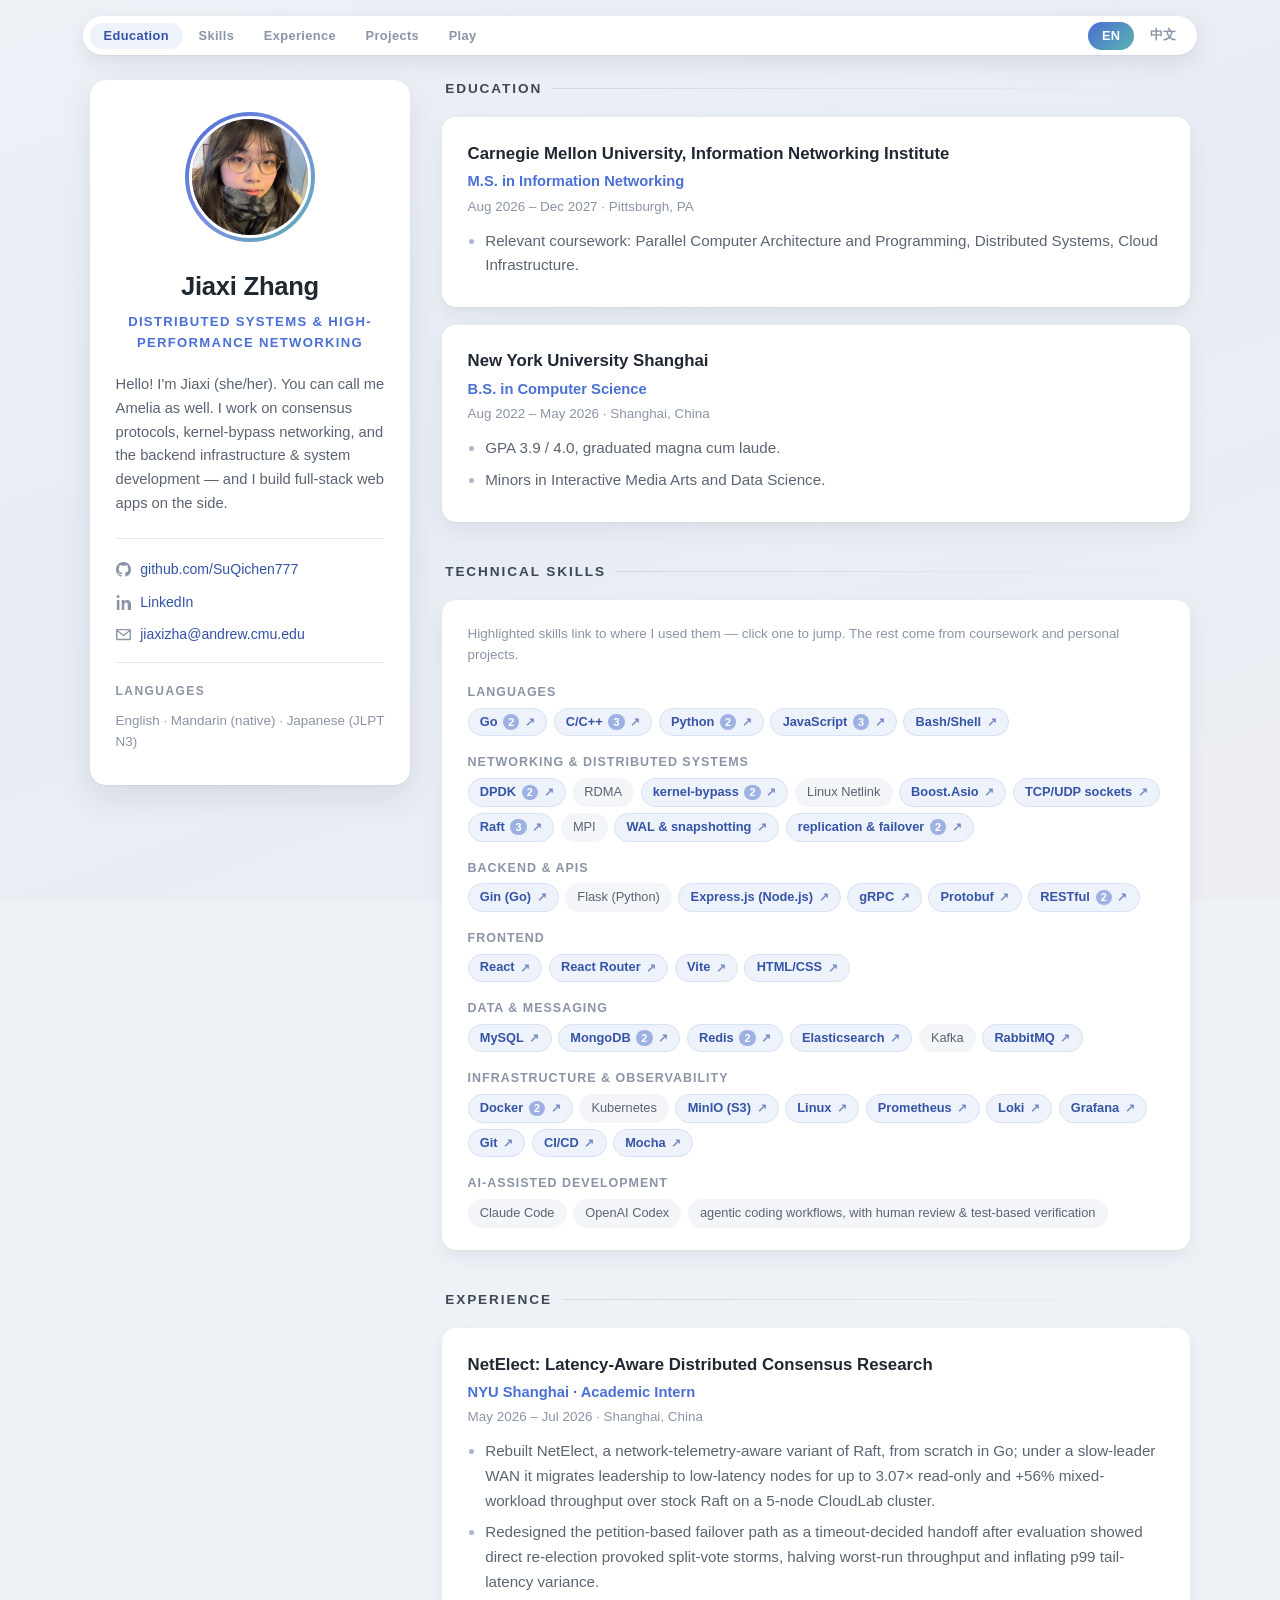
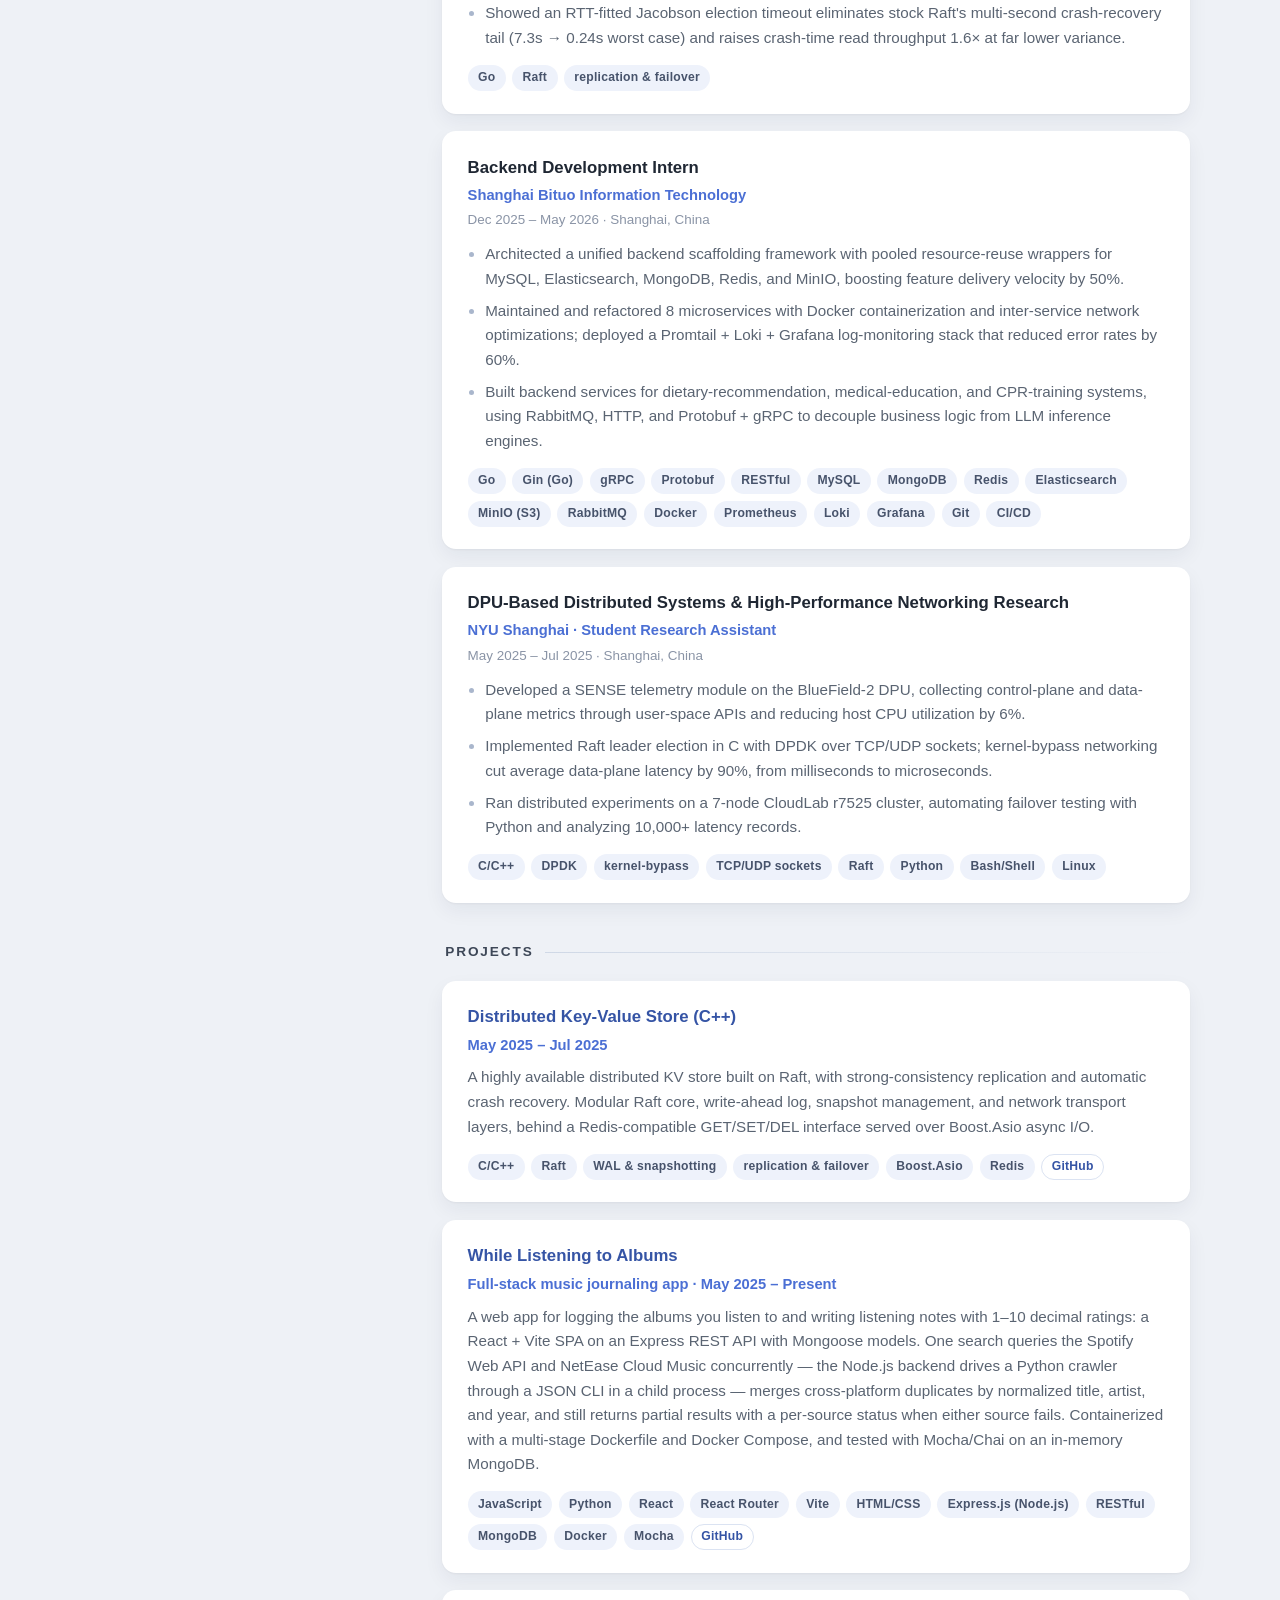
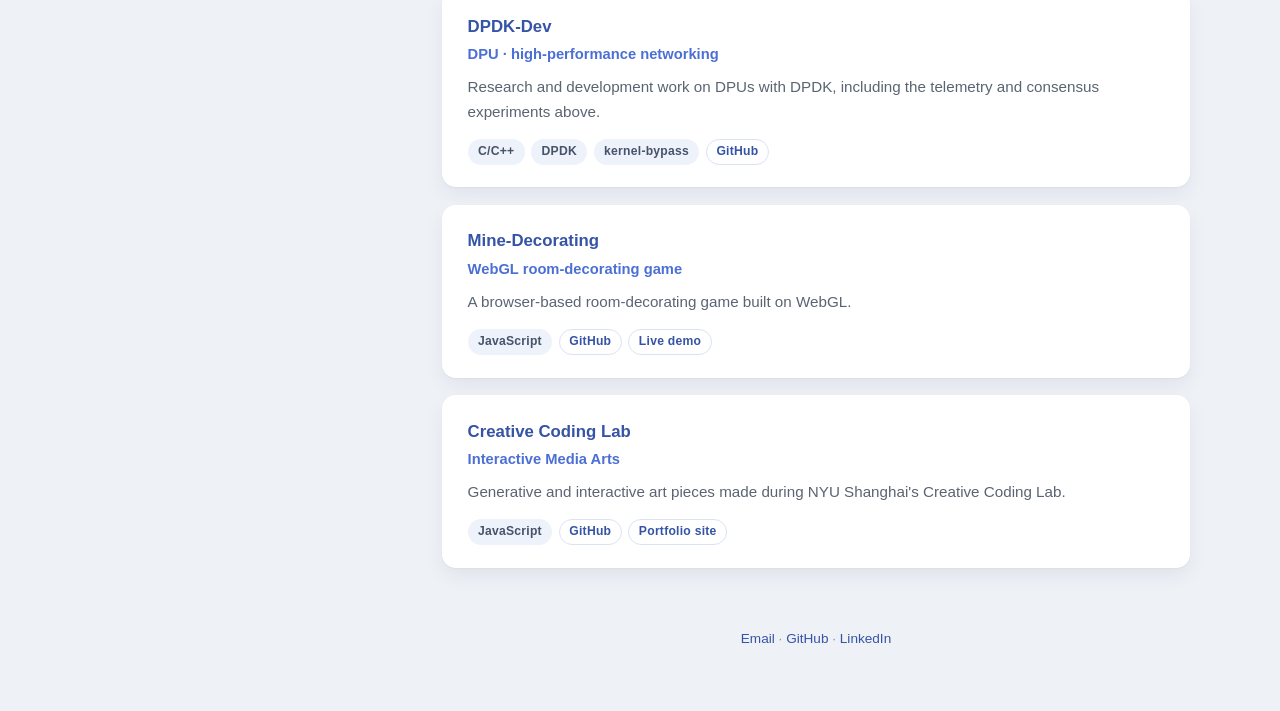
<file: index.html>
<!DOCTYPE html>
<html lang="en" data-lang="en">
<head>
  <meta charset="UTF-8" />
  <meta name="viewport" content="width=device-width, initial-scale=1.0" />
  <title>Jiaxi Zhang | Home Page</title>
  <meta name="description" content="Jiaxi Zhang (Amelia) — MS student at Carnegie Mellon INI, working on distributed systems, high-performance networking, and backend infrastructure." />
  <link rel="stylesheet" href="style.css?v=20261105" />
  <script>
    // Pick the language before first paint so there is no flash of the wrong one.
    // English is the default; a visitor's own choice is remembered from then on.
    (function () {
      var l = null;
      try { l = localStorage.getItem('lang'); } catch (e) {}
      if (l !== 'en' && l !== 'zh') { l = 'en'; }
      document.documentElement.setAttribute('data-lang', l);
      document.documentElement.setAttribute('lang', l === 'zh' ? 'zh-Hans' : 'en');
    })();
  </script>
</head>
<body>

<div class="topbar">
  <nav class="section-nav" aria-label="Sections">
    <button type="button" data-goto="education"><span lang="en">Education</span><span lang="zh">教育经历</span></button>
    <button type="button" data-goto="skills"><span lang="en">Skills</span><span lang="zh">技术栈</span></button>
    <button type="button" data-goto="experience"><span lang="en">Experience</span><span lang="zh">工作与研究</span></button>
    <button type="button" data-goto="projects"><span lang="en">Projects</span><span lang="zh">项目</span></button>
    <a class="play-link" href="play/"><span lang="en">Play</span><span lang="zh">试玩</span></a>
  </nav>
  <div class="lang-switch">
    <button type="button" data-set-lang="en" class="active">EN</button>
    <button type="button" data-set-lang="zh">中文</button>
  </div>
</div>


<div class="page">

  <aside class="profile">
    <div class="avatar-wrap">
      <img src="Jiaxi.jpg" alt="Portrait of Jiaxi Zhang">
    </div>
    <h1><span lang="en">Jiaxi Zhang</span><span lang="zh">张嘉曦</span></h1>
    <p class="tagline">
      <span lang="en">Distributed Systems &amp; High-Performance Networking</span>
      <span lang="zh">分布式系统与高性能网络</span>
    </p>

    <p class="bio">
      <span lang="en">Hello! I'm Jiaxi (she/her). You can call me Amelia as well. I work on consensus protocols, kernel-bypass
      networking, and the backend infrastructure &amp; system development &mdash; and I build full-stack web apps on the side.</span>
      <span lang="zh">哈喽！我是张嘉曦，你也可以叫我 Amelia。我目前在卡内基梅隆大学攻读信息网络理学硕士，本科毕业于上海纽约大学计算机科学专业。我的研究与工作集中在共识协议、
      内核旁路网络，以及后端基础设施与系统开发；业余时间也会做一些全栈 Web 应用。</span>
    </p>

    <ul class="contact">
      <li>
        <svg viewBox="0 0 16 16" aria-hidden="true"><path d="M8 0C3.58 0 0 3.58 0 8c0 3.54 2.29 6.53 5.47 7.59.4.07.55-.17.55-.38 0-.19-.01-.82-.01-1.49-2.01.37-2.53-.49-2.69-.94-.09-.23-.48-.94-.82-1.13-.28-.15-.68-.52-.01-.53.63-.01 1.08.58 1.23.82.72 1.21 1.87.87 2.33.66.07-.52.28-.87.51-1.07-1.78-.2-3.64-.89-3.64-3.95 0-.87.31-1.59.82-2.15-.08-.2-.36-1.02.08-2.12 0 0 .67-.21 2.2.82a7.4 7.4 0 0 1 2-.27c.68 0 1.36.09 2 .27 1.53-1.04 2.2-.82 2.2-.82.44 1.1.16 1.92.08 2.12.51.56.82 1.27.82 2.15 0 3.07-1.87 3.75-3.65 3.95.29.25.54.73.54 1.48 0 1.07-.01 1.93-.01 2.2 0 .21.15.46.55.38A8.01 8.01 0 0 0 16 8c0-4.42-3.58-8-8-8Z"/></svg>
        <a href="https://github.com/SuQichen777">github.com/SuQichen777</a>
      </li>
      <li>
        <svg viewBox="0 0 16 16" aria-hidden="true"><path d="M3.6 5.2H.9V16h2.7V5.2ZM2.2 0a1.6 1.6 0 1 0 0 3.2 1.6 1.6 0 0 0 0-3.2ZM16 9.9c0-3.2-1.7-4.7-4-4.7-1.9 0-2.7 1-3.2 1.8V5.2H6.1c0 .8 0 10.8 0 10.8h2.7v-6c0-.3 0-.6.1-.8.3-.6.8-1.3 1.8-1.3 1.3 0 1.8 1 1.8 2.4V16H16V9.9Z"/></svg>
        <a href="https://www.linkedin.com/in/jiaxi-zhang-421524296/">LinkedIn</a>
      </li>
      <li>
        <svg viewBox="0 0 16 16" aria-hidden="true"><path d="M1.5 2h13c.8 0 1.5.7 1.5 1.5v9c0 .8-.7 1.5-1.5 1.5h-13C.7 14 0 13.3 0 12.5v-9C0 2.7.7 2 1.5 2Zm.3 1.5L8 8.1l6.2-4.6H1.8Zm12.7 1.2L8.4 9.6a.7.7 0 0 1-.8 0L1.5 4.7v7.8h13V4.7Z"/></svg>
        <a href="mailto:jiaxizha@andrew.cmu.edu">jiaxizha@andrew.cmu.edu</a>
      </li>
    </ul>

    <div class="side-block">
      <h2><span lang="en">Languages</span><span lang="zh">语言</span></h2>
      <p class="meta">
        <span lang="en">English &middot; Mandarin (native) &middot; Japanese (JLPT N3)</span>
        <span lang="zh">英语 &middot; 中文（母语） &middot; 日语（JLPT N3）</span>
      </p>
    </div>
  </aside>

  <main class="content">

    <!-- ---------- Education ---------- -->
    <section id="education">
      <h2><span lang="en">Education</span><span lang="zh">教育经历</span></h2>

      <article class="card" id="edu-cmu">
        <h3>
          <span lang="en">Carnegie Mellon University, Information Networking Institute</span>
          <span lang="zh">卡内基梅隆大学 - 信息网络研究所（INI）</span>
        </h3>
        <p class="where">
          <span lang="en">M.S. in Information Networking</span>
          <span lang="zh">信息网络理学硕士</span>
        </p>
        <p class="meta">
          <span lang="en">Aug 2026 &ndash; Dec 2027 &middot; Pittsburgh, PA</span>
          <span lang="zh">2026 年 8 月 &ndash; 2027 年 12 月 &middot; 美国匹兹堡</span>
        </p>
        <ul>
          <li>
            <span lang="en">Relevant coursework: Parallel Computer Architecture and Programming, Distributed Systems, Cloud Infrastructure.</span>
            <span lang="zh">相关课程：并行计算机体系结构与编程、分布式系统、云基础设施。</span>
          </li>
        </ul>
      </article>

      <article class="card" id="edu-nyush">
        <h3>
          <span lang="en">New York University Shanghai</span>
          <span lang="zh">上海纽约大学</span>
        </h3>
        <p class="where">
          <span lang="en">B.S. in Computer Science</span>
          <span lang="zh">计算机科学理学学士</span>
        </p>
        <p class="meta">
          <span lang="en">Aug 2022 &ndash; May 2026 &middot; Shanghai, China</span>
          <span lang="zh">2022 年 8 月 &ndash; 2026 年 5 月 &middot; 中国上海</span>
        </p>
        <ul>
          <li>
            <span lang="en">GPA 3.9 / 4.0, graduated magna cum laude.</span>
            <span lang="zh">GPA 3.9 / 4.0，以 Magna Cum Laude荣誉毕业。</span>
          </li>
          <li>
            <span lang="en">Minors in Interactive Media Arts and Data Science.</span>
            <span lang="zh">辅修交互媒体艺术（IMA）与数据科学。</span>
          </li>
        </ul>
      </article>
    </section>

    <!-- ---------- Technical Skills ---------- -->
    <section id="skills">
      <h2><span lang="en">Technical Skills</span><span lang="zh">技术栈</span></h2>
      <div class="card skills">
        <p class="skills-hint">
          <span lang="en">Highlighted skills link to where I used them — click one to jump. The rest come from coursework and personal projects.</span>
          <span lang="zh">高亮的技能可点击，直接跳转到相关的经历或项目；其余来自课程与个人项目。</span>
        </p>
        <dl>
          <dt><span lang="en">Languages</span><span lang="zh">编程语言</span></dt>
          <dd class="skill-row">
            <span class="skill" data-skill="go">Go</span>
            <span class="skill" data-skill="c-cpp">C/C++</span>
            <span class="skill" data-skill="python">Python</span>
            <span class="skill" data-skill="javascript">JavaScript</span>
            <span class="skill" data-skill="bash">Bash/Shell</span>
          </dd>

          <dt><span lang="en">Networking &amp; Distributed Systems</span><span lang="zh">网络与分布式系统</span></dt>
          <dd class="skill-row">
            <span class="skill" data-skill="dpdk">DPDK</span>
            <span class="skill" data-skill="rdma">RDMA</span>
            <span class="skill" data-skill="kernel-bypass">kernel-bypass</span>
            <span class="skill" data-skill="netlink">Linux Netlink</span>
            <span class="skill" data-skill="boost-asio">Boost.Asio</span>
            <span class="skill" data-skill="sockets">TCP/UDP sockets</span>
            <span class="skill" data-skill="raft">Raft</span>
            <span class="skill" data-skill="mpi">MPI</span>
            <span class="skill" data-skill="wal">WAL &amp; snapshotting</span>
            <span class="skill" data-skill="replication">replication &amp; failover</span>
          </dd>

          <dt><span lang="en">Backend &amp; APIs</span><span lang="zh">后端与 API</span></dt>
          <dd class="skill-row">
            <span class="skill" data-skill="gin">Gin (Go)</span>
            <span class="skill" data-skill="flask">Flask (Python)</span>
            <span class="skill" data-skill="express">Express.js (Node.js)</span>
            <span class="skill" data-skill="grpc">gRPC</span>
            <span class="skill" data-skill="protobuf">Protobuf</span>
            <span class="skill" data-skill="rest">RESTful</span>
          </dd>

          <dt><span lang="en">Frontend</span><span lang="zh">前端</span></dt>
          <dd class="skill-row">
            <span class="skill" data-skill="react">React</span>
            <span class="skill" data-skill="react-router">React Router</span>
            <span class="skill" data-skill="vite">Vite</span>
            <span class="skill" data-skill="html-css">HTML/CSS</span>
          </dd>

          <dt><span lang="en">Data &amp; Messaging</span><span lang="zh">数据与消息中间件</span></dt>
          <dd class="skill-row">
            <span class="skill" data-skill="mysql">MySQL</span>
            <span class="skill" data-skill="mongodb">MongoDB</span>
            <span class="skill" data-skill="redis">Redis</span>
            <span class="skill" data-skill="elasticsearch">Elasticsearch</span>
            <span class="skill" data-skill="kafka">Kafka</span>
            <span class="skill" data-skill="rabbitmq">RabbitMQ</span>
          </dd>

          <dt><span lang="en">Infrastructure &amp; Observability</span><span lang="zh">基础设施与可观测性</span></dt>
          <dd class="skill-row">
            <span class="skill" data-skill="docker">Docker</span>
            <span class="skill" data-skill="k8s">Kubernetes</span>
            <span class="skill" data-skill="minio">MinIO (S3)</span>
            <span class="skill" data-skill="linux">Linux</span>
            <span class="skill" data-skill="prometheus">Prometheus</span>
            <span class="skill" data-skill="loki">Loki</span>
            <span class="skill" data-skill="grafana">Grafana</span>
            <span class="skill" data-skill="git">Git</span>
            <span class="skill" data-skill="cicd">CI/CD</span>
            <span class="skill" data-skill="mocha">Mocha</span>
          </dd>

          <dt><span lang="en">AI-Assisted Development</span><span lang="zh">AI 辅助开发</span></dt>
          <dd class="skill-row">
            <span class="skill" data-skill="claude-code">Claude Code</span>
            <span class="skill" data-skill="codex">OpenAI Codex</span>
            <span class="skill" data-skill="agentic-workflows"><span lang="en">agentic coding workflows, with human review &amp; test-based verification</span><span lang="zh">Agent 编程工作流（人工审查 + 测试验证）</span></span>
          </dd>
        </dl>
      </div>
    </section>

    <!-- ---------- Experience ---------- -->
    <section id="experience">
      <h2><span lang="en">Experience</span><span lang="zh">工作与研究经历</span></h2>

      <article class="card" id="exp-netelect">
        <h3>
          <span lang="en">NetElect: Latency-Aware Distributed Consensus Research</span>
          <span lang="zh">NetElect：延迟感知的分布式共识研究</span>
        </h3>
        <p class="where">
          <span lang="en">NYU Shanghai &middot; Academic Intern</span>
          <span lang="zh">上海纽约大学 &middot; 学术实习</span>
        </p>
        <p class="meta">
          <span lang="en">May 2026 &ndash; Jul 2026 &middot; Shanghai, China</span>
          <span lang="zh">2026 年 5 月 &ndash; 2026 年 7 月 &middot; 中国上海</span>
        </p>
        <ul>
          <li>
            <span lang="en">Rebuilt NetElect, a network-telemetry-aware variant of Raft, from scratch in Go; under a slow-leader WAN it migrates leadership to low-latency nodes for up to 3.07&times; read-only and +56% mixed-workload throughput over stock Raft on a 5-node CloudLab cluster.</span>
            <span lang="zh">使用 Go 重构 NetElect，一种融合网络遥测的 Raft 共识协议变体；在主节点链路较慢的广域网场景下，它会将领导权迁移至低延迟节点，在 5 节点 CloudLab 集群上相比原生 Raft 取得最高 3.07 倍的只读吞吐与 +56% 的混合负载吞吐。</span>
          </li>
          <li>
            <span lang="en">Redesigned the petition-based failover path as a timeout-decided handoff after evaluation showed direct re-election provoked split-vote storms, halving worst-run throughput and inflating p99 tail-latency variance.</span>
            <span lang="zh">将基于 petition 的故障切换路径重新设计为由超时决定的领导权交接：评估表明直接重新选举会引发选票分裂风暴，使最差一轮的吞吐腰斩，并显著放大 p99 尾延迟波动。</span>
          </li>
          <li>
            <span lang="en">Showed an RTT-fitted Jacobson election timeout eliminates stock Raft's multi-second crash-recovery tail (7.3s &rarr; 0.24s worst case) and raises crash-time read throughput 1.6&times; at far lower variance.</span>
            <span lang="zh">验证了以 RTT 拟合的 Jacobson 选举超时可消除原生 Raft 长达数秒的崩溃恢复尾延迟（最差 7.3 秒 &rarr; 0.24 秒），并将崩溃期间的读吞吐提升 1.6 倍，同时大幅降低波动。</span>
          </li>
        </ul>
        <p class="tags">
          <span class="tag" data-skill="go">Go</span>
          <span class="tag" data-skill="raft">Raft</span>
          <span class="tag" data-skill="replication">replication &amp; failover</span>
        </p>
      </article>

      <article class="card" id="exp-bituo">
        <h3>
          <span lang="en">Backend Development Intern</span>
          <span lang="zh">后端开发实习生</span>
        </h3>
        <p class="where">
          <span lang="en">Shanghai Bituo Information Technology</span>
          <span lang="zh">上海璧拓信息技术有限公司</span>
        </p>
        <p class="meta">
          <span lang="en">Dec 2025 &ndash; May 2026 &middot; Shanghai, China</span>
          <span lang="zh">2025 年 12 月 &ndash; 2026 年 5 月 &middot; 中国上海</span>
        </p>
        <ul>
          <li>
            <span lang="en">Architected a unified backend scaffolding framework with pooled resource-reuse wrappers for MySQL, Elasticsearch, MongoDB, Redis, and MinIO, boosting feature delivery velocity by 50%.</span>
            <span lang="zh">设计并实现统一的后端脚手架框架，为 MySQL、Elasticsearch、MongoDB、Redis 与 MinIO 提供池化的资源复用封装，减少重复开发，将功能交付效率提升 50%。</span>
          </li>
          <li>
            <span lang="en">Maintained and refactored 8 microservices with Docker containerization and inter-service network optimizations; deployed a Promtail + Loki + Grafana log-monitoring stack that reduced error rates by 60%.</span>
            <span lang="zh">维护并重构 8 个微服务，完成 Docker 容器化部署与服务间网络通信优化；搭建 Promtail + Loki + Grafana 日志监控体系，使错误率下降 60%。</span>
          </li>
          <li>
            <span lang="en">Built backend services for dietary-recommendation, medical-education, and CPR-training systems, using RabbitMQ, HTTP, and Protobuf + gRPC to decouple business logic from LLM inference engines.</span>
            <span lang="zh">搭建膳食推荐系统、医疗教学考试、CPR教学系统等后端服务，联动LLM算法，根据业务场景实现基于RabbitMQ/HTTP/Protobuf + gRPC的服务间通信方案接口选型与落地，实现业务逻辑与AI解耦。</span>
          </li>
        </ul>
        <p class="tags">
          <span class="tag" data-skill="go">Go</span>
          <span class="tag" data-skill="gin">Gin (Go)</span>
          <span class="tag" data-skill="grpc">gRPC</span>
          <span class="tag" data-skill="protobuf">Protobuf</span>
          <span class="tag" data-skill="rest">RESTful</span>
          <span class="tag" data-skill="mysql">MySQL</span>
          <span class="tag" data-skill="mongodb">MongoDB</span>
          <span class="tag" data-skill="redis">Redis</span>
          <span class="tag" data-skill="elasticsearch">Elasticsearch</span>
          <span class="tag" data-skill="minio">MinIO (S3)</span>
          <span class="tag" data-skill="rabbitmq">RabbitMQ</span>
          <span class="tag" data-skill="docker">Docker</span>
          <span class="tag" data-skill="prometheus">Prometheus</span>
          <span class="tag" data-skill="loki">Loki</span>
          <span class="tag" data-skill="grafana">Grafana</span>
          <span class="tag" data-skill="git">Git</span>
          <span class="tag" data-skill="cicd">CI/CD</span>
        </p>
      </article>

      <article class="card" id="exp-dpu">
        <h3>
          <span lang="en">DPU-Based Distributed Systems &amp; High-Performance Networking Research</span>
          <span lang="zh">基于 DPU 的分布式系统与高性能网络研究</span>
        </h3>
        <p class="where">
          <span lang="en">NYU Shanghai &middot; Student Research Assistant</span>
          <span lang="zh">上海纽约大学 &middot; 科研助理</span>
        </p>
        <p class="meta">
          <span lang="en">May 2025 &ndash; Jul 2025 &middot; Shanghai, China</span>
          <span lang="zh">2025 年 5 月 &ndash; 2025 年 7 月 &middot; 中国上海</span>
        </p>
        <ul>
          <li>
            <span lang="en">Developed a SENSE telemetry module on the BlueField-2 DPU, collecting control-plane and data-plane metrics through user-space APIs and reducing host CPU utilization by 6%.</span>
            <span lang="zh">在 BlueField-2 DPU 上开发 SENSE 遥测模块，通过用户态 API 采集控制面与数据面指标，将主机 CPU 占用降低 6%。</span>
          </li>
          <li>
            <span lang="en">Implemented Raft leader election in C with DPDK over TCP/UDP sockets; kernel-bypass networking cut average data-plane latency by 90%, from milliseconds to microseconds.</span>
            <span lang="zh">使用 C 与 DPDK 在 TCP/UDP socket 之上实现 Raft 领导者选举；引入内核旁路网络，将数据面平均延迟降低 90%（毫秒级 &rarr; 微秒级）。</span>
          </li>
          <li>
            <span lang="en">Ran distributed experiments on a 7-node CloudLab r7525 cluster, automating failover testing with Python and analyzing 10,000+ latency records.</span>
            <span lang="zh">在 7 节点 CloudLab r7525 集群上开展大规模分布式实验，用 Python 脚本自动化故障切换测试，并采集分析 10,000+ 条延迟数据。</span>
          </li>
        </ul>
        <p class="tags">
          <span class="tag" data-skill="c-cpp">C/C++</span>
          <span class="tag" data-skill="dpdk">DPDK</span>
          <span class="tag" data-skill="kernel-bypass">kernel-bypass</span>
          <span class="tag" data-skill="sockets">TCP/UDP sockets</span>
          <span class="tag" data-skill="raft">Raft</span>
          <span class="tag" data-skill="python">Python</span>
          <span class="tag" data-skill="bash">Bash/Shell</span>
          <span class="tag" data-skill="linux">Linux</span>
        </p>
      </article>
    </section>

    <!-- ---------- Projects ---------- -->
    <section id="projects">
      <h2><span lang="en">Projects</span><span lang="zh">项目</span></h2>

      <article class="card" id="proj-raft-cpp">
        <h3><a href="https://github.com/SuQichen777/RAFT-CPP">
          <span lang="en">Distributed Key-Value Store (C++)</span>
          <span lang="zh">分布式键值存储（C++）</span>
        </a></h3>
        <p class="where">
          <span lang="en">May 2025 &ndash; Jul 2025</span>
          <span lang="zh">2025 年 5 月 &ndash; 2025 年 7 月</span>
        </p>
        <p>
          <span lang="en">A highly available distributed KV store built on Raft, with strong-consistency replication and
          automatic crash recovery. Modular Raft core, write-ahead log, snapshot management, and network
          transport layers, behind a Redis-compatible GET/SET/DEL interface served over Boost.Asio async I/O.</span>
          <span lang="zh">基于 Raft 共识算法构建的高可用分布式键值存储，支持强一致性复制与自动崩溃恢复。架构按
          Raft 核心、预写日志（WAL）、快照管理与网络传输层模块化拆分，并通过 Boost.Asio 异步 I/O
          对外提供兼容 Redis 的 GET/SET/DEL 接口。</span>
        </p>
        <p class="tags">
          <span class="tag" data-skill="c-cpp">C/C++</span>
          <span class="tag" data-skill="raft">Raft</span>
          <span class="tag" data-skill="wal">WAL &amp; snapshotting</span>
          <span class="tag" data-skill="replication">replication &amp; failover</span>
          <span class="tag" data-skill="boost-asio">Boost.Asio</span>
          <span class="tag" data-skill="redis">Redis</span>
          <span class="link"><a href="https://github.com/SuQichen777/RAFT-CPP">GitHub</a></span>
        </p>
      </article>

      <article class="card" id="proj-albums">
        <h3><a href="https://github.com/SuQichen777/While-Listening-to-Albums">
          <span lang="en">While Listening to Albums</span>
          <span lang="zh">听专辑的时候我在想些什么</span>
        </a></h3>
        <p class="where">
          <span lang="en">Full-stack music journaling app &middot; May 2025 &ndash; Present</span>
          <span lang="zh">全栈音乐日记 Web 应用 &middot; 2025 年 5 月至今</span>
        </p>
        <p>
          <span lang="en">A web app for logging the albums you listen to and writing listening notes with 1&ndash;10 decimal
          ratings: a React + Vite SPA on an Express REST API with Mongoose models. One search queries the Spotify Web API
          and NetEase Cloud Music concurrently &mdash; the Node.js backend drives a Python crawler through a JSON CLI in a
          child process &mdash; merges cross-platform duplicates by normalized title, artist, and year, and still returns
          partial results with a per-source status when either source fails. Containerized with a multi-stage Dockerfile
          and Docker Compose, and tested with Mocha/Chai on an in-memory MongoDB.</span>
          <span lang="zh">一个用来记录听过的专辑、写听歌笔记的 Web 应用，评分为 1&ndash;10 分并支持小数：前端是 React + Vite 单页应用，
          后端是 Express REST API 与 Mongoose 数据模型。一次搜索会同时查询 Spotify Web API 和网易云音乐&mdash;&mdash;Node.js
          后端通过子进程里的 JSON CLI 调用 Python 爬虫&mdash;&mdash;再按标准化后的标题、艺人和年份合并两个平台上的同一张专辑；
          任何一个来源失败时，仍会返回另一个来源的结果并附上每个来源的状态。使用多阶段 Dockerfile 与 Docker Compose
          容器化，并用 Mocha/Chai 在内存 MongoDB 上测试。</span>
        </p>
        <p class="tags">
          <span class="tag" data-skill="javascript">JavaScript</span>
          <span class="tag" data-skill="python">Python</span>
          <span class="tag" data-skill="react">React</span>
          <span class="tag" data-skill="react-router">React Router</span>
          <span class="tag" data-skill="vite">Vite</span>
          <span class="tag" data-skill="html-css">HTML/CSS</span>
          <span class="tag" data-skill="express">Express.js (Node.js)</span>
          <span class="tag" data-skill="rest">RESTful</span>
          <span class="tag" data-skill="mongodb">MongoDB</span>
          <span class="tag" data-skill="docker">Docker</span>
          <span class="tag" data-skill="mocha">Mocha</span>
          <span class="link"><a href="https://github.com/SuQichen777/While-Listening-to-Albums">GitHub</a></span>
        </p>
      </article>

      <article class="card" id="proj-dpdk-dev">
        <h3><a href="https://github.com/SuQichen777/DPDK-Dev">DPDK-Dev</a></h3>
        <p class="where">
          <span lang="en">DPU &middot; high-performance networking</span>
          <span lang="zh">DPU &middot; 高性能网络</span>
        </p>
        <p>
          <span lang="en">Research and development work on DPUs with DPDK, including the telemetry and consensus experiments above.</span>
          <span lang="zh">在 DPU 上使用 DPDK 的研发工作，包含上述遥测与共识实验。</span>
        </p>
        <p class="tags">
          <span class="tag" data-skill="c-cpp">C/C++</span>
          <span class="tag" data-skill="dpdk">DPDK</span>
          <span class="tag" data-skill="kernel-bypass">kernel-bypass</span>
          <span class="link"><a href="https://github.com/SuQichen777/DPDK-Dev">GitHub</a></span>
        </p>
      </article>

      <article class="card" id="proj-mine-decorating">
        <h3><a href="https://github.com/SuQichen777/Mine-Decorating">Mine-Decorating</a></h3>
        <p class="where">
          <span lang="en">WebGL room-decorating game</span>
          <span lang="zh">基于 WebGL 的房间装饰小游戏</span>
        </p>
        <p>
          <span lang="en">A browser-based room-decorating game built on WebGL.</span>
          <span lang="zh">一个在浏览器中运行、基于 WebGL 的房间装饰小游戏。</span>
        </p>
        <p class="tags">
          <span class="tag" data-skill="javascript">JavaScript</span>
          <span class="link"><a href="https://github.com/SuQichen777/Mine-Decorating">GitHub</a></span>
          <span class="link"><a href="https://suqichen777.github.io/Mine-Decorating/"><span lang="en">Live demo</span><span lang="zh">在线演示</span></a></span>
        </p>
      </article>

      <article class="card" id="proj-cclab">
        <h3><a href="https://github.com/SuQichen777/CCLab">
          <span lang="en">Creative Coding Lab</span>
          <span lang="zh">Creative Coding Lab 创意编程</span>
        </a></h3>
        <p class="where">
          <span lang="en">Interactive Media Arts</span>
          <span lang="zh">交互媒体艺术</span>
        </p>
        <p>
          <span lang="en">Generative and interactive art pieces made during NYU Shanghai's Creative Coding Lab.</span>
          <span lang="zh">在上海纽约大学 Creative Coding Lab 课程中完成的生成艺术与交互作品。</span>
        </p>
        <p class="tags">
          <span class="tag" data-skill="javascript">JavaScript</span>
          <span class="link"><a href="https://github.com/SuQichen777/CCLab">GitHub</a></span>
          <span class="link"><a href="https://sites.google.com/nyu.edu/ameliasimasite/cclab"><span lang="en">Portfolio site</span><span lang="zh">作品集网站</span></a></span>
        </p>
      </article>
    </section>

    <footer>
      <p>
        <a href="mailto:jiaxizha@andrew.cmu.edu"><span lang="en">Email</span><span lang="zh">邮箱</span></a> &middot;
        <a href="https://github.com/SuQichen777">GitHub</a> &middot;
        <a href="https://www.linkedin.com/in/jiaxi-zhang-421524296/">LinkedIn</a>
      </p>
    </footer>
  </main>

</div>

<div class="match-nav" aria-hidden="true">
  <span class="mn-skill"></span>
  <span class="mn-count" role="status" aria-live="polite"></span>
  <button type="button" class="mn-home">0</button>
  <button type="button" class="mn-prev">&#8249;</button>
  <button type="button" class="mn-next">&#8250;</button>
  <span class="mn-hint">
    <span lang="en">&larr; &rarr; step &middot; 0 skills</span>
    <span lang="zh">&larr; &rarr; 切换 &middot; 0 回技术栈</span>
  </span>
  <button type="button" class="mn-close">&#10005;</button>
</div>

<script>
  (function () {
    var root = document.documentElement;
    var reduceMotion = window.matchMedia &&
      window.matchMedia('(prefers-reduced-motion: reduce)').matches;

    var STRINGS = {
      title: { en: 'Jiaxi Zhang | Home Page', zh: '张嘉曦 | 个人主页' },
      jumpOne: { en: 'Jump to where I used this', zh: '跳转到相关经历' },
      jumpMany: { en: 'Used in %n places — click to step through them', zh: '共出现在 %n 处 — 点击可逐个查看' },
      prev: { en: 'Previous match', zh: '上一处' },
      next: { en: 'Next match', zh: '下一处' },
      close: { en: 'Close (Esc)', zh: '关闭（Esc）' },
      home: { en: 'Back to Technical Skills (0)', zh: '返回技术栈（0）' }
    };

    function scrollToEl(el) {
      el.scrollIntoView({ behavior: reduceMotion ? 'auto' : 'smooth', block: 'start' });
    }

    /* ---------- language switch ---------- */

    var langButtons = document.querySelectorAll('[data-set-lang]');

    function applyLang(lang) {
      root.setAttribute('data-lang', lang);
      root.setAttribute('lang', lang === 'zh' ? 'zh-Hans' : 'en');
      document.title = STRINGS.title[lang];
      langButtons.forEach(function (b) {
        var on = b.getAttribute('data-set-lang') === lang;
        b.classList.toggle('active', on);
        b.setAttribute('aria-pressed', on ? 'true' : 'false');
      });
      retitleSkills(lang);
      mnPrev.title = STRINGS.prev[lang];
      mnPrev.setAttribute('aria-label', STRINGS.prev[lang]);
      mnNext.title = STRINGS.next[lang];
      mnNext.setAttribute('aria-label', STRINGS.next[lang]);
      mnClose.title = STRINGS.close[lang];
      mnClose.setAttribute('aria-label', STRINGS.close[lang]);
      mnHome.title = STRINGS.home[lang];
      mnHome.setAttribute('aria-label', STRINGS.home[lang]);
      try { localStorage.setItem('lang', lang); } catch (e) {}
    }

    langButtons.forEach(function (b) {
      b.addEventListener('click', function () {
        applyLang(b.getAttribute('data-set-lang'));
      });
    });

    /* ---------- section navigation ---------- */

    var navButtons = document.querySelectorAll('[data-goto]');

    navButtons.forEach(function (b) {
      b.addEventListener('click', function () {
        var target = document.getElementById(b.getAttribute('data-goto'));
        if (target) scrollToEl(target);
      });
    });

    if ('IntersectionObserver' in window) {
      var sections = document.querySelectorAll('main section[id]');
      var observer = new IntersectionObserver(function (entries) {
        entries.forEach(function (entry) {
          if (!entry.isIntersecting) return;
          navButtons.forEach(function (b) {
            b.classList.toggle('active', b.getAttribute('data-goto') === entry.target.id);
          });
        });
      }, { rootMargin: '-25% 0px -65% 0px', threshold: 0 });
      sections.forEach(function (s) { observer.observe(s); });
    }

    /* ---------- skill -> experience/project jumps ---------- */

    // Build an index of which cards carry each skill tag.
    var index = {};
    document.querySelectorAll('.tag[data-skill]').forEach(function (tag) {
      var card = tag.closest('.card');
      if (!card || !card.id) return;
      var key = tag.getAttribute('data-skill');
      (index[key] = index[key] || []).push(card);
    });

    var skills = document.querySelectorAll('.skill[data-skill]');

    // Floating navigator, so "next match" stays reachable after scrolling away.
    var matchNav = document.querySelector('.match-nav');
    var mnSkill = matchNav.querySelector('.mn-skill');
    var mnCount = matchNav.querySelector('.mn-count');
    var mnPrev = matchNav.querySelector('.mn-prev');
    var mnNext = matchNav.querySelector('.mn-next');
    var mnClose = matchNav.querySelector('.mn-close');
    var mnHome = matchNav.querySelector('.mn-home');

    var current = null; // { skill, targets, i }

    function clearFlash() {
      document.querySelectorAll('.card.flash, .card.current').forEach(function (c) {
        c.classList.remove('flash', 'current');
      });
      skills.forEach(function (s) { s.classList.remove('active'); });
    }

    function retitleSkills(lang) {
      skills.forEach(function (skill) {
        var targets = index[skill.getAttribute('data-skill')];
        if (!targets) return;
        skill.title = targets.length > 1
          ? STRINGS.jumpMany[lang].replace('%n', targets.length)
          : STRINGS.jumpOne[lang];
      });
    }

    function closeNav() {
      current = null;
      matchNav.classList.remove('open', 'at-home');
      matchNav.setAttribute('aria-hidden', 'true');
      clearFlash();
    }

    // Position 0 is the skill chip itself; 1..n are the matching cards.
    function showMatch(i) {
      if (!current) return;
      var targets = current.targets;
      var total = targets.length + 1;
      current.i = ((i % total) + total) % total;

      targets.forEach(function (c, n) {
        c.classList.add('flash');
        c.classList.toggle('current', n === current.i - 1);
      });
      mnCount.textContent = current.i + ' / ' + targets.length;
      matchNav.classList.toggle('at-home', current.i === 0);
      scrollToEl(current.i === 0 ? current.skill : targets[current.i - 1]);
    }

    function openNav(skill, targets) {
      clearFlash();
      skill.classList.add('active');
      current = { skill: skill, targets: targets, i: 0 };
      mnSkill.textContent = skill.getAttribute('data-label');
      matchNav.classList.add('open');
      matchNav.setAttribute('aria-hidden', 'false');
      showMatch(1);
    }

    skills.forEach(function (skill) {
      var key = skill.getAttribute('data-skill');
      var targets = index[key];
      if (!targets) return;

      // Remember the label before any badge is appended.
      skill.setAttribute('data-label', skill.textContent.trim());
      skill.classList.add('linked');
      skill.setAttribute('role', 'button');
      skill.setAttribute('tabindex', '0');

      if (targets.length > 1) {
        var badge = document.createElement('span');
        badge.className = 'badge';
        badge.textContent = targets.length;
        skill.appendChild(badge);
      }

      function activate() {
        openNav(skill, targets);
      }

      skill.addEventListener('click', activate);
      skill.addEventListener('keydown', function (e) {
        if (e.key === 'Enter' || e.key === ' ') {
          e.preventDefault();
          activate();
        }
      });
    });

    mnHome.addEventListener('click', function () { showMatch(0); });
    mnPrev.addEventListener('click', function () { showMatch(current.i - 1); });
    mnNext.addEventListener('click', function () { showMatch(current.i + 1); });
    mnClose.addEventListener('click', closeNav);

    document.addEventListener('keydown', function (e) {
      if (!current) return;
      if (e.key === 'ArrowRight' || e.key === 'n') { e.preventDefault(); showMatch(current.i + 1); }
      else if (e.key === 'ArrowLeft' || e.key === 'p') { e.preventDefault(); showMatch(current.i - 1); }
      else if (e.key === '0') { e.preventDefault(); showMatch(0); }
      else if (e.key === 'Escape') { closeNav(); }
    });

    applyLang(root.getAttribute('data-lang') === 'zh' ? 'zh' : 'en');
  })();
</script>
</body>
</html>
</file>
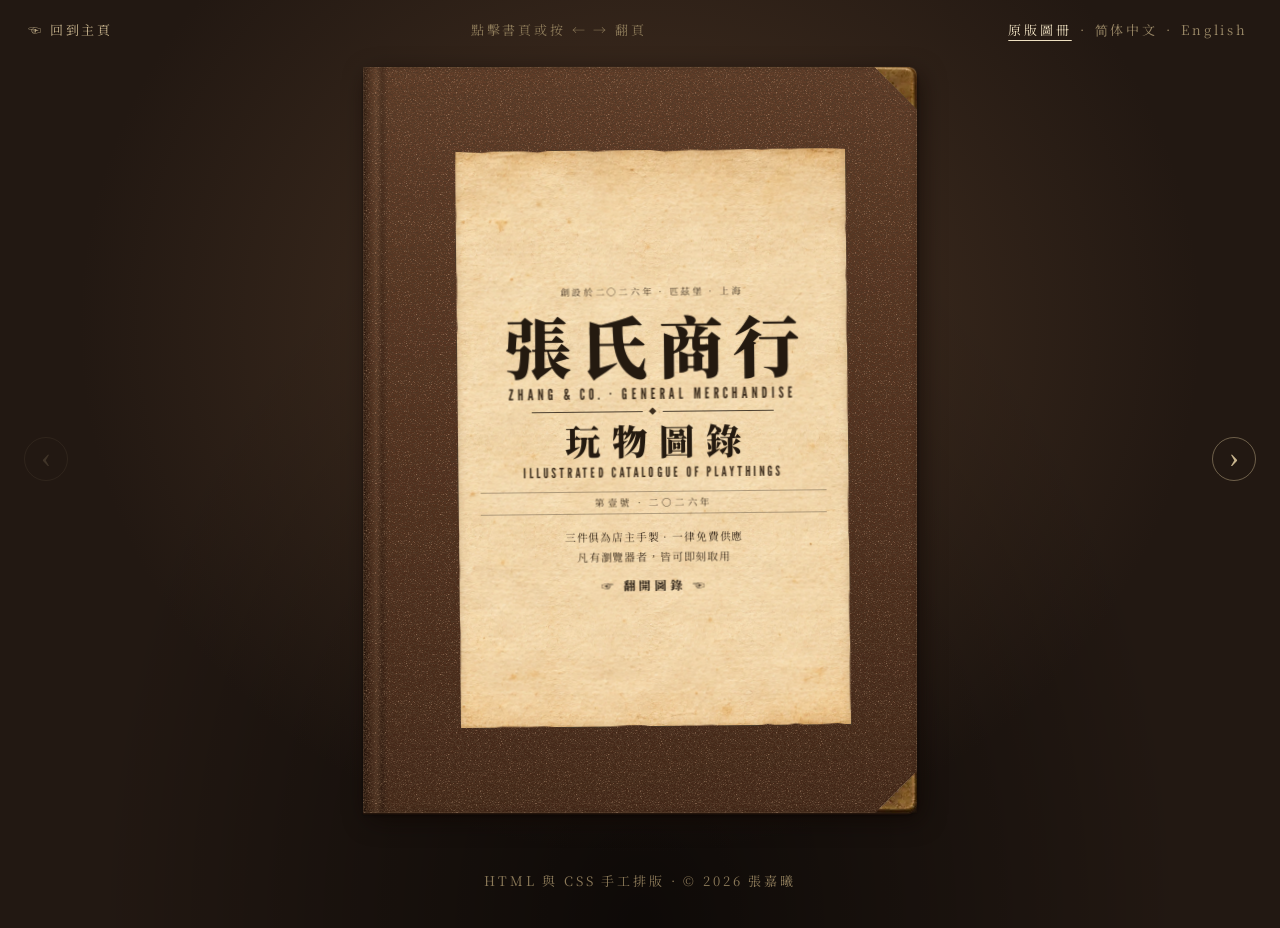
<file: play/index.html>
<!DOCTYPE html>
<html lang="zh-Hant" data-lang="zh">
<head>
  <meta charset="UTF-8" />
  <meta name="viewport" content="width=device-width, initial-scale=1.0" />
  <title>張氏商行 · 玩物圖錄 — Zhang &amp; Co. Catalogue of Playthings</title>
  <meta name="description" content="張氏商行玩物圖錄：同詞相遇（二人猜詞遊戲）、空房一間（WebGL 房間）、音樂日記。皆為店主張嘉曦手製，一律免費。A mail-order catalogue of small things made by Jiaxi Zhang." />
  <link rel="icon" href="data:image/svg+xml,%3Csvg xmlns='http://www.w3.org/2000/svg' viewBox='0 0 64 64'%3E%3Crect width='64' height='64' rx='6' fill='%23241a10'/%3E%3Ctext x='32' y='46' font-size='40' text-anchor='middle' fill='%23ebdfc3' font-family='serif' font-weight='900'%3E%E5%BC%B5%3C/text%3E%3C/svg%3E">
  <link rel="preconnect" href="https://fonts.googleapis.com">
  <link rel="preconnect" href="https://fonts.gstatic.com" crossorigin>
  <link href="https://fonts.googleapis.com/css2?family=Noto+Serif+TC:wght@400;700;900&family=Noto+Serif+SC:wght@400;700;900&family=League+Gothic&family=Alfa+Slab+One&family=Rye&family=IM+Fell+English:ital@0;1&family=IM+Fell+English+SC&family=Playfair+Display:ital,wght@0,700;0,900;1,700&display=swap" rel="stylesheet">
  <link rel="stylesheet" href="catalogue.css" />
  <link rel="stylesheet" href="booklet.css" />
  <link rel="preload" href="assets/img/paper.webp" as="image" type="image/webp" media="(min-width: 1101px), (max-height: 519px)">
  <link rel="preload" href="assets/img/book-open.webp" as="image" type="image/webp" media="(min-width: 1280px)">
  <link rel="preload" href="assets/img/booklet-backing.webp" as="image" type="image/webp" media="(max-width: 1100px) and (min-height: 520px)">
  <link rel="preload" href="assets/img/booklet-sheet.webp" as="image" type="image/webp" media="(max-width: 1100px) and (min-height: 520px)">
  <link rel="preload" href="assets/img/booklet-cover.webp" as="image" type="image/webp" media="(max-width: 1100px) and (min-height: 520px)">
  <link rel="preload" href="assets/img/booklet-binding.webp" as="image" type="image/webp" media="(max-width: 1100px) and (min-height: 520px)">
  <script>
    // the original edition (Traditional, as printed) first; a visitor's own choice is remembered.
    // zh = the original edition, zh-Hans = the same catalogue in today's Simplified Chinese, en = English
    (function () {
      var l = null;
      try { l = localStorage.getItem('catalogue-lang'); } catch (e) {}
      if (l !== 'en' && l !== 'zh-Hans') { l = 'zh'; }
      document.documentElement.setAttribute('data-lang', l);
      document.documentElement.setAttribute('lang', l === 'zh' ? 'zh-Hant' : l);
      // phones get the pocket edition, bound at the top (booklet.css / booklet.js); set before the
      // first paint so the long stacked pages never flash up first
      if (window.matchMedia && window.matchMedia('(max-width: 1100px) and (min-height: 520px)').matches) {
        document.documentElement.setAttribute('data-booklet', '');
      }
    })();
  </script>
</head>
<body>

<!-- small woodcut spot cuts: instruction margins and the furniture legend -->
<svg width="0" height="0" style="position:absolute" aria-hidden="true">
  <defs>
    <pattern id="hatch" width="4" height="4" patternUnits="userSpaceOnUse" patternTransform="rotate(45)"><line x1="0" y1="0" x2="0" y2="4" stroke="currentColor" stroke-width="1.1"/></pattern>
    <symbol id="i-door" viewBox="0 0 64 64"><g fill="none" stroke="currentColor" stroke-width="2" stroke-linecap="round" stroke-linejoin="round"><rect x="14" y="6" width="30" height="52"/><rect x="19" y="11" width="20" height="18" fill="url(#hatch)"/><rect x="19" y="34" width="20" height="18" fill="url(#hatch)"/><circle cx="40" cy="33" r="2.2" fill="currentColor"/><path d="M44 6v52M8 58h50"/><path d="M48 30c4-2 8-1 10 1 1 2-1 3-3 3h-6"/></g></symbol>
    <symbol id="i-quill" viewBox="0 0 64 64"><g fill="none" stroke="currentColor" stroke-width="2" stroke-linecap="round" stroke-linejoin="round"><path d="M50 8c-14 2-26 14-30 34l-3 10 10-3C47 45 58 30 56 14c-3 4-6 6-10 8 2-4 3-8 4-14z"/><path d="M20 52L8 56l5-9"/><path d="M46 14c-6 8-12 16-20 26" stroke-width="1.3"/><path d="M36 58h22" stroke-width="1.5"/></g></symbol>
    <symbol id="i-cards" viewBox="0 0 64 64"><g fill="none" stroke="currentColor" stroke-width="2" stroke-linejoin="round"><g transform="rotate(-12 26 34)"><rect x="12" y="12" width="26" height="38" rx="2" fill="url(#hatch)"/><rect x="12" y="12" width="26" height="38" rx="2"/></g><g transform="rotate(10 40 34)"><rect x="27" y="14" width="26" height="38" rx="2"/><text x="40" y="39" font-size="16" text-anchor="middle" fill="currentColor" stroke="none" font-family="serif">♥</text></g></g></symbol>
    <symbol id="i-meet" viewBox="0 0 64 64"><g fill="none" stroke="currentColor" stroke-width="2" stroke-linecap="round"><circle cx="24" cy="32" r="15"/><circle cx="40" cy="32" r="15"/><path d="M32 20.5a15 15 0 0 1 0 23 15 15 0 0 1 0-23z" fill="url(#hatch)" stroke="none"/><path d="M4 56h56" stroke-width="1.4"/></g></symbol>
    <symbol id="i-wall" viewBox="0 0 64 64"><g fill="none" stroke="currentColor" stroke-width="1.8"><rect x="6" y="10" width="52" height="44"/><path d="M6 21h52M6 32h52M6 43h52M19 10v11M45 10v11M32 21v11M19 32v11M45 32v11M32 43v11"/><rect x="33" y="22" width="11" height="9" fill="url(#hatch)" stroke="none"/><path d="M4 58h56" stroke-width="2"/></g></symbol>
    <symbol id="i-chair" viewBox="0 0 64 64"><g fill="none" stroke="currentColor" stroke-width="2" stroke-linecap="round" stroke-linejoin="round"><path d="M18 8v28h26V8"/><path d="M22 12h18M22 18h18M22 24h18" stroke-width="1.3"/><rect x="14" y="36" width="36" height="7" fill="url(#hatch)"/><path d="M18 43v15M46 43v15M18 50h28"/></g></symbol>
    <symbol id="i-move" viewBox="0 0 64 64"><g fill="none" stroke="currentColor" stroke-width="2" stroke-linecap="round" stroke-linejoin="round"><rect x="22" y="22" width="20" height="20" fill="url(#hatch)"/><path d="M32 4v12M28 8l4-4 4 4M32 60V48M28 56l4 4 4-4M4 32h12M8 28l-4 4 4 4M60 32H48M56 28l4 4-4 4"/></g></symbol>
    <symbol id="i-eye" viewBox="0 0 64 64"><g fill="none" stroke="currentColor" stroke-width="2" stroke-linecap="round" stroke-linejoin="round"><path d="M4 32c8-12 18-18 28-18s20 6 28 18c-8 12-18 18-28 18S12 44 4 32z"/><circle cx="32" cy="32" r="8" fill="url(#hatch)"/><circle cx="32" cy="32" r="3" fill="currentColor"/><path d="M10 54L54 10"/></g></symbol>
    <symbol id="i-glass" viewBox="0 0 64 64"><g fill="none" stroke="currentColor" stroke-width="2.2" stroke-linecap="round"><circle cx="27" cy="27" r="16"/><circle cx="27" cy="27" r="10" fill="url(#hatch)" stroke="none" opacity=".8"/><path d="M39 39l18 18" stroke-width="4"/></g></symbol>
    <symbol id="i-disc" viewBox="0 0 64 64"><g fill="none" stroke="currentColor" stroke-width="2"><circle cx="32" cy="32" r="26"/><circle cx="32" cy="32" r="21" stroke-width="1"/><circle cx="32" cy="32" r="16" stroke-width="1"/><circle cx="32" cy="32" r="8" fill="url(#hatch)"/><circle cx="32" cy="32" r="1.8" fill="currentColor"/></g></symbol>
    <symbol id="i-star" viewBox="0 0 64 64"><g fill="none" stroke="currentColor" stroke-width="2" stroke-linejoin="round"><path d="M32 6l7.6 16.6 18 2-13.4 12.3 3.6 17.8L32 45.8 16.2 54.7l3.6-17.8L6.4 24.6l18-2z" fill="url(#hatch)"/></g></symbol>
    <symbol id="i-lock" viewBox="0 0 64 64"><g fill="none" stroke="currentColor" stroke-width="2" stroke-linejoin="round"><rect x="12" y="28" width="40" height="30" rx="2" fill="url(#hatch)"/><path d="M20 28v-8a12 12 0 0 1 24 0v8"/><path d="M32 40v8" stroke-width="3"/></g></symbol>

    <symbol id="f-chair" viewBox="0 0 64 48"><g fill="none" stroke="currentColor" stroke-width="1.8" stroke-linecap="round" stroke-linejoin="round"><path d="M22 3c6-2 14-2 20 0v20H22z"/><path d="M27 5v18M32 4v19M37 5v18" stroke-width="1.1"/><path d="M18 23h28l-2 5H20z" fill="url(#hatch)"/><path d="M21 28l-2 18M43 28l2 18M21 39h22"/></g></symbol>
    <symbol id="f-table" viewBox="0 0 64 48"><g fill="none" stroke="currentColor" stroke-width="1.8" stroke-linecap="round" stroke-linejoin="round"><path d="M5 14h54l-3 5H8z" fill="url(#hatch)"/><path d="M12 19v26M52 19v26M17 19v20M47 19v20M12 25h40"/></g></symbol>
    <symbol id="f-bed" viewBox="0 0 64 48"><g fill="none" stroke="currentColor" stroke-width="1.8" stroke-linecap="round" stroke-linejoin="round"><path d="M5 6v40M5 10c4-4 8-4 12 0v12M59 22v24"/><rect x="5" y="24" width="54" height="8" fill="url(#hatch)"/><ellipse cx="14" cy="20" rx="6" ry="3"/><path d="M5 38h54"/></g></symbol>
    <symbol id="f-sofa" viewBox="0 0 64 48"><g fill="none" stroke="currentColor" stroke-width="1.8" stroke-linecap="round" stroke-linejoin="round"><path d="M10 22c0-12 44-12 44 0" fill="url(#hatch)"/><path d="M4 22h8v15H4zM52 22h8v15h-8z"/><path d="M12 27h40v10H12z"/><path d="M7 37v7M57 37v7"/></g></symbol>
    <symbol id="f-tv" viewBox="0 0 64 48"><g fill="none" stroke="currentColor" stroke-width="1.8" stroke-linecap="round" stroke-linejoin="round"><rect x="11" y="8" width="42" height="29" rx="3"/><rect x="15" y="12" width="27" height="21" rx="4" fill="url(#hatch)"/><circle cx="47.5" cy="16" r="2"/><circle cx="47.5" cy="24" r="2"/><path d="M18 37l-4 8M46 37l4 8M28 8l-6-6M36 8l6-6"/></g></symbol>
    <symbol id="f-pc" viewBox="0 0 64 48"><g fill="none" stroke="currentColor" stroke-width="1.8" stroke-linecap="round" stroke-linejoin="round"><rect x="14" y="3" width="36" height="26" rx="2"/><rect x="18" y="7" width="28" height="18" fill="url(#hatch)"/><path d="M28 29v5M36 29v5M22 34h20M8 40h48l3 5H5z"/></g></symbol>
    <symbol id="f-frame" viewBox="0 0 64 48"><g fill="none" stroke="currentColor" stroke-width="1.8" stroke-linecap="round" stroke-linejoin="round"><path d="M32 2L20 11M32 2l12 9"/><rect x="8" y="11" width="48" height="34"/><rect x="13" y="16" width="38" height="24"/><path d="M13 34l9-8 7 6 8-10 14 12"/><circle cx="22" cy="21" r="2.5" fill="url(#hatch)"/></g></symbol>
    <symbol id="f-clock" viewBox="0 0 64 48"><g fill="none" stroke="currentColor" stroke-width="1.8" stroke-linecap="round" stroke-linejoin="round"><path d="M23 4h18v34l-9 7-9-7z"/><circle cx="32" cy="14" r="6.5"/><path d="M32 14v-4M32 14l3 2M32 21v10"/><circle cx="32" cy="33" r="3" fill="url(#hatch)"/></g></symbol>
  </defs>
</svg>

<nav class="desk-bar" aria-label="Page tools">
  <a href="../"><span lang="zh">☜ 回到主頁</span><span lang="zh-Hans">☜ 回到主页</span><span lang="en">☜ Back to the front door</span></a>
  <span class="desk-bar__hint"><span lang="zh">點擊書頁或按 ← → 翻頁</span><span lang="zh-Hans">点击书页或按 ← → 翻页</span><span lang="en">Click a page, or use ← →, to turn</span></span>
  <span class="desk-bar__lang"><button type="button" data-set-lang="zh">原版圖冊</button><i>·</i><button type="button" data-set-lang="zh-Hans">简体中文</button><i>·</i><button type="button" data-set-lang="en">English</button></span>
</nav>

<div class="stage">
  <button type="button" class="turn turn--prev" data-turn="-1" aria-label="Previous page">‹</button>

  <div class="book" data-state="closed" data-book="photo">
    <!-- a shadow under each board, drawn so it can follow a board as it turns -->
    <div class="book__shadow book__shadow--l" aria-hidden="true"></div>
    <div class="book__shadow book__shadow--r" aria-hidden="true"></div>
    <!-- drawn parts of the book, not content: the page block under each pile, the shadow of a turning leaf -->
    <div class="book__block book__block--l" aria-hidden="true"></div>
    <div class="book__block book__block--r" aria-hidden="true"></div>
    <div class="book__cast book__cast--l" aria-hidden="true"></div>
    <div class="book__cast book__cast--r" aria-hidden="true"></div>

    <!-- ============ sheet 0: the cover; inside it, a word from the proprietor ============ -->
    <div class="sheet" data-sheet="0">
      <div class="face face--front cover">
        <div class="cover__board">
          <div class="cover__label">
            <p class="eyebrow"><span lang="zh">創設於二〇二六年 · 匹茲堡 · 上海</span><span lang="zh-Hans">2026 年开张 · 匹兹堡 · 上海</span><span lang="en">Established 2026 · Pittsburgh &amp; Shanghai</span></p>
            <h1 class="brand"><span lang="zh">張氏商行</span><span lang="zh-Hans">张氏商行</span><span lang="en">Zhang &amp; Co.</span></h1>
            <p class="brand__latin"><span lang="zh">ZHANG &amp; CO. · GENERAL MERCHANDISE</span><span lang="zh-Hans">ZHANG &amp; CO. · GENERAL MERCHANDISE</span><span lang="en">張氏商行 · GENERAL MERCHANDISE</span></p>
            <div class="rule rule--lozenge" aria-hidden="true"></div>
            <h2 class="brand__sub"><span lang="zh">玩物圖錄</span><span lang="zh-Hans">小玩意图录</span><span lang="en">Catalogue of Playthings</span></h2>
            <p class="brand__slab"><span lang="zh">ILLUSTRATED CATALOGUE OF PLAYTHINGS</span><span lang="zh-Hans">ILLUSTRATED CATALOGUE OF PLAYTHINGS</span><span lang="en">玩物圖錄 · ILLUSTRATED</span></p>
            <p class="brand__season"><span lang="zh">第壹號 · 二〇二六年</span><span lang="zh-Hans">第 1 期 · 2026 年</span><span lang="en">No. 1 · Season of 2026</span></p>
            <p class="cover__claim"><span lang="zh">三件俱為店主手製 · 一律免費供應<br>凡有瀏覽器者，皆可即刻取用</span><span lang="zh-Hans">三件作品都是我亲手做的 · 全部免费<br>有浏览器就能马上打开</span><span lang="en">Three articles made by the proprietor · free of charge<br>for anyone with a browser</span></p>
            <p class="cover__open"><span lang="zh">☞ 翻開圖錄 ☜</span><span lang="zh-Hans">☞ 翻开看看 ☜</span><span lang="en">☞ Open the catalogue ☜</span></p>
          </div>
          <span class="cover__corner cover__corner--tl" aria-hidden="true"></span><span class="cover__corner cover__corner--tr" aria-hidden="true"></span>
          <span class="cover__corner cover__corner--bl" aria-hidden="true"></span><span class="cover__corner cover__corner--br" aria-hidden="true"></span>
        </div>
      </div>
      <div class="face face--back paper">
        <div class="page page--letter">
          <p class="runhead"><span lang="zh">張氏商行 · 告白</span><span lang="zh-Hans">张氏商行 · 写在前面</span><span lang="en">Zhang &amp; Co. · To our customers</span></p>
          <h2 class="plain-title"><span lang="zh">商行告白</span><span lang="zh-Hans">写在前面</span><span lang="en">To Our Customers</span></h2>
          <p class="plain-sub"><span lang="zh">A WORD FROM THE PROPRIETOR</span><span lang="zh-Hans">A WORD FROM THE PROPRIETOR</span><span lang="en">商行告白</span></p>
          <p class="letter">
            <span lang="zh">敬啟者：本行所列三件，皆係店主一人於課餘夜間手製。既無夥計，亦無股東，故不收分文。凡有瀏覽器者，點開即可取用，不必開戶，不必安裝，下單即取。各件圖紙俱存於印刷所，任人查閱，仿製亦無妨。</span><span lang="zh-Hans">你好：这本图录里的三件作品，都是我一个人在课余和深夜做出来的。没有同事，也没有投资人，所以一分钱都不收。有浏览器就能直接打开：不用注册，不用安装，点开就能玩。每件作品的源码都放在 GitHub 上，随便看，想照着做一个也没问题。</span>
            <span lang="en">Dear customer: the three articles listed herein were made by the proprietor alone, at night, after lessons. There are no clerks and no shareholders, so nothing is charged. Anyone with a browser may open them at once: no account, no installation, orders filled the instant they are placed. The plans of every article are kept at the printing works for anyone to inspect, or copy.</span>
          </p>
          <p class="letter letter--more"><span lang="zh">本錄所載各件，日後或有增補；屆時另印新錄，奉告諸君。</span><span lang="zh-Hans">以后可能还会加新作品；到时候再出新的一期，告诉大家。</span><span lang="en">Further articles may be added in time; a new catalogue will be printed when they are, and you shall hear of it.</span></p>
          <div class="signoff-row">
            <p class="signoff"><span lang="zh">店主 張嘉曦 謹啟<br><small>二〇二六年秋</small></span><span lang="zh-Hans">—— 张嘉曦<br><small>2026 年秋</small></span><span lang="en">Your obedient servant,<br>Jiaxi Zhang, proprietor<br><small>Autumn, 2026</small></span></p>
            <span class="chop" aria-hidden="true">張氏商行</span>
          </div>
          <div class="terms">
            <p class="terms__head"><span lang="zh">營業條款</span><span lang="zh-Hans">几点说明</span><span lang="en">Terms of Business</span></p>
            <ul class="terms__list">
              <li><span lang="zh">恕不收現，亦不賒帳。</span><span lang="zh-Hans">不收钱，所以也没法赊账。</span><span lang="en">Cash not accepted; no credit given either.</span></li>
              <li><span lang="zh">第壹號需友人一位同玩；第貳號宜以鼠標操作。</span><span lang="zh-Hans">1 号需要一位朋友一起玩；2 号最好用鼠标操作。</span><span lang="en">No. 1 requires a friend; a mouse is recommended for No. 2.</span></li>
              <li><span lang="zh">各件於新標籤頁開啟，本錄留於原處。</span><span lang="zh-Hans">每件作品都会在新标签页打开，这本图录不会关掉。</span><span lang="en">Each article opens in a new tab; this catalogue stays put.</span></li>
              <li><span lang="zh">印刷所：<a href="https://github.com/SuQichen777">github.com/SuQichen777</a></span><span lang="zh-Hans">源码：<a href="https://github.com/SuQichen777">github.com/SuQichen777</a></span><span lang="en">Printing works: <a href="https://github.com/SuQichen777">github.com/SuQichen777</a></span></li>
            </ul>
          </div>
          <div class="bookplate">
            <p class="bookplate__head"><span lang="zh">藏書票</span><span lang="zh-Hans">本书属于</span><span lang="en">Ex libris</span></p>
            <p class="bookplate__name"><span lang="zh">讀者</span><span lang="zh-Hans">你</span><span lang="en">the reader</span></p>
          </div>
          <p class="folio"><span class="folio__text"><span lang="zh">張氏商行 · 玩物圖錄</span><span lang="zh-Hans">张氏商行 · 小玩意图录</span><span lang="en">Zhang &amp; Co. · Playthings</span></span><span class="folio__num">ii</span></p>
        </div>
      </div>
    </div>

    <!-- ============ sheet 1: contents; on its back, how No. 1 is used ============ -->
    <div class="sheet" data-sheet="1">
      <div class="face face--front paper">
        <div class="page page--contents">
          <p class="runhead"><span lang="zh">張氏商行 · 目錄及價目</span><span lang="zh-Hans">张氏商行 · 目录和价格</span><span lang="en">Zhang &amp; Co. · Contents &amp; prices</span></p>
          <h2 class="plain-title plain-title--big"><span lang="zh">目錄</span><span lang="zh-Hans">目录</span><span lang="en">Contents</span></h2>
          <p class="plain-sub"><span lang="zh">CONTENTS &amp; PRICES · SEASON OF 2026</span><span lang="zh-Hans">CONTENTS &amp; PRICES · SEASON OF 2026</span><span lang="en">目錄及價目 · 二〇二六年</span></p>
          <table class="pricelist">
            <thead><tr><th scope="col"><span lang="zh">貨號</span><span lang="zh-Hans">编号</span><span lang="en">No.</span></th><th scope="col" colspan="2"><span lang="zh">品名</span><span lang="zh-Hans">作品</span><span lang="en">Article</span></th><th scope="col"><span lang="zh">價目</span><span lang="zh-Hans">价格</span><span lang="en">Price</span></th><th scope="col"><span lang="zh">頁</span><span lang="zh-Hans">页</span><span lang="en">Page</span></th></tr></thead>
            <tbody>
              <tr><td class="pricelist__no">1</td><td class="pricelist__cut"><img src="assets/img/engraving-same-word-760.webp" alt="" width="760" height="950" decoding="async"></td><td class="pricelist__name"><b><span lang="zh">同詞相遇</span><span lang="zh-Hans">同词相遇</span><span lang="en">The Same-Word Game</span></b><i><span lang="zh">二人猜詞遊戲 · 中文對局</span><span lang="zh-Hans">双人猜词游戏 · 中文</span><span lang="en">A guessing game for two, in Chinese</span></i></td><td class="pricelist__price"><span lang="zh">免費</span><span lang="zh-Hans">免费</span><span lang="en">Free</span></td><td class="pricelist__page">3</td></tr>
              <tr><td class="pricelist__no">2</td><td class="pricelist__cut"><img src="assets/img/engraving-vacant-room-960.webp" alt="" width="960" height="720" decoding="async"></td><td class="pricelist__name"><b><span lang="zh">空房一間</span><span lang="zh-Hans">一间空房</span><span lang="en">A Vacant Room</span></b><i><span lang="zh">三壁一地 · WebGL 所繪 · 家具隨附</span><span lang="zh-Hans">WebGL 画的房间 · 附带家具</span><span lang="en">Three walls and a floor, drawn in WebGL, furniture supplied</span></i></td><td class="pricelist__price"><span lang="zh">免費</span><span lang="zh-Hans">免费</span><span lang="en">Free</span></td><td class="pricelist__page">5</td></tr>
              <tr><td class="pricelist__no">3</td><td class="pricelist__cut"><img src="assets/img/engraving-music-journal-960.webp" alt="" width="960" height="640" decoding="async"></td><td class="pricelist__name"><b><span lang="zh">音樂日記一冊</span><span lang="zh-Hans">音乐日记</span><span lang="en">A Music Journal</span></b><i><span lang="zh">聽專輯的時候我在想些什麼 · 即將發售</span><span lang="zh-Hans">听专辑时我在想什么 · 即将上线</span><span lang="en">What I was thinking while listening · forthcoming</span></i></td><td class="pricelist__price pricelist__price--tba"><span lang="zh">待定</span><span lang="zh-Hans">待定</span><span lang="en">T.B.A.</span></td><td class="pricelist__page">7</td></tr>
            </tbody>
          </table>
          <p class="all-free"><small><span lang="zh">本行各貨</span><span lang="zh-Hans">所有作品</span><span lang="en">Every article in this book</span></small><b><span lang="zh">一律免費供應！</span><span lang="zh-Hans">全部免费！</span><span lang="en">Free of Charge!</span></b><small><span lang="zh">EVERY ARTICLE FREE OF CHARGE</span><span lang="zh-Hans">EVERY ARTICLE FREE OF CHARGE</span><span lang="en">一律免費供應</span></small></p>
          <div class="terms terms--order">
            <p class="terms__head"><span lang="zh">訂購須知</span><span lang="zh-Hans">怎么用</span><span lang="en">How to Order</span></p>
            <ul class="terms__list">
              <li><span lang="zh">點擊各頁之票券，貨品即於新標籤頁送達。</span><span lang="zh-Hans">点每页上的票券，作品会在新标签页打开。</span><span lang="en">Click the ticket on any page; the article is delivered in a new tab.</span></li>
              <li><span lang="zh">翻頁可點書頁，或按鍵盤 ← →。</span><span lang="zh-Hans">点书页或按键盘 ← → 翻页。</span><span lang="en">Turn the pages by clicking them, or with ← → on the keyboard.</span></li>
              <li><span lang="zh">圖紙與源碼皆附於各件之下，歡迎查閱。</span><span lang="zh-Hans">每件作品下方都附有源码链接，欢迎查看。</span><span lang="en">Plans and source are attached beneath each article.</span></li>
            </ul>
          </div>
          <p class="fineprint"><span lang="zh">每翻一頁即一件：左頁使用方法，右頁商品告示。印刷所與信函見末頁。</span><span lang="zh-Hans">每个跨页介绍一件作品：左页讲玩法，右页是介绍。版权信息在最后一页。</span><span lang="en">One article to a spread: how it is used on the left, the advertisement on the right. Printing works and letters on the last page.</span></p>
          <p class="folio"><span class="folio__num">1</span><span class="folio__text"><span lang="zh">各件均免費</span><span lang="zh-Hans">全部免费</span><span lang="en">Every article free of charge</span></span></p>
        </div>
      </div>

      <div class="face face--back paper howto" id="no1">
        <div class="page">
          <p class="runhead"><span lang="zh">張氏商行 · 使用方法 · 第壹號</span><span lang="zh-Hans">张氏商行 · 使用说明 · 1 号</span><span lang="en">Zhang &amp; Co. · How to use · No. 1</span></p>
          <h2 class="howto__title"><span lang="zh">使用方法</span><span lang="zh-Hans">使用说明</span><span lang="en">How to Use</span></h2>
          <p class="howto__for"><span lang="zh">同詞相遇 · 遊戲規則四條</span><span lang="zh-Hans">同词相遇 · 四条规则</span><span lang="en">The Same-Word Game · four rules of play</span></p>
          <p class="howto__intro"><span lang="zh">凡二人各有一瀏覽器，即可依下列四條行之。</span><span lang="zh-Hans">两个人，各用一个浏览器，就能按下面四条来玩。</span><span lang="en">Any two persons, each with a browser, may play by the four rules below.</span></p>
          <ol class="articles">
            <li><span class="articles__no" aria-hidden="true"><span lang="zh">壹</span><span lang="zh-Hans">1</span><span lang="en">I</span></span><div><h3><span lang="zh">一人開房</span><span lang="zh-Hans">一人开房间</span><span lang="en">One opens a room</span></h3><p><span lang="zh">將四字母房碼或鏈接寄予友人。無須旁人主持，二人即可。</span><span lang="zh-Hans">把四个字母的房间码或链接发给朋友。不需要第三个人主持，两个人就够。</span><span lang="en">Send the four-letter code, or the link, to a friend. No umpire needed; two is enough.</span></p></div><svg class="articles__cut" aria-hidden="true"><use href="#i-door"/></svg></li>
            <li><span class="articles__no" aria-hidden="true"><span lang="zh">貳</span><span lang="zh-Hans">2</span><span lang="en">II</span></span><div><h3><span lang="zh">二人各暗書一詞</span><span lang="zh-Hans">两人各自偷偷写一个词</span><span lang="en">Each writes a word in secret</span></h3><p><span lang="zh">寫畢同時揭曉。</span><span lang="zh-Hans">写完同时亮出来。</span><span lang="en">Both are shown at once.</span></p></div><svg class="articles__cut" aria-hidden="true"><use href="#i-quill"/></svg></li>
            <li><span class="articles__no" aria-hidden="true"><span lang="zh">參</span><span lang="zh-Hans">3</span><span lang="en">III</span></span><div><h3><span lang="zh">二詞相同，即為相遇</span><span lang="zh-Hans">两人写的一样，就算相遇</span><span lang="en">The same word: you have met</span></h3><p><span lang="zh">遊戲勝；不同，則各可選「我覺得一樣」，二人皆選亦算勝。</span><span lang="zh-Hans">游戏胜利；不一样的话，两人都可以点“我觉得一样”，都点了也算赢。</span><span lang="en">The game is won. If they differ, each may say “I think they are the same”; two such votes also win.</span></p></div><svg class="articles__cut" aria-hidden="true"><use href="#i-cards"/></svg></li>
            <li><span class="articles__no" aria-hidden="true"><span lang="zh">肆</span><span lang="zh-Hans">4</span><span lang="en">IV</span></span><div><h3><span lang="zh">否則下一詞須連綴前二詞</span><span lang="zh-Hans">否则，下一个词要连起前两个</span><span lang="en">Else the next word joins the two</span></h3><p><span lang="zh">「海」與「火車」之後，或可書「港口」。不得重複。數一數幾輪相遇。</span><span lang="zh-Hans">比如“海”和“火车”之后，可以写“港口”。用过的词不能再用。看看几轮能相遇。</span><span lang="en">After <i>sea</i> and <i>train</i>, perhaps <i>harbour</i>. Nothing twice. Count the rounds.</span></p></div><svg class="articles__cut" aria-hidden="true"><use href="#i-meet"/></svg></li>
          </ol>
          <figure class="specimen">
            <figcaption><span lang="zh">對局實例</span><span lang="zh-Hans">对局示例</span><span lang="en">An Example of Play</span></figcaption>
            <table class="specimen__table">
              <thead><tr><th scope="col"><span lang="zh">回合</span><span lang="zh-Hans">回合</span><span lang="en">Round</span></th><th scope="col"><span lang="zh">甲書</span><span lang="zh-Hans">甲写</span><span lang="en">A writes</span></th><th scope="col"><span lang="zh">乙書</span><span lang="zh-Hans">乙写</span><span lang="en">B writes</span></th><th scope="col"><span lang="zh">結果</span><span lang="zh-Hans">结果</span><span lang="en">Result</span></th></tr></thead>
              <tbody>
                <tr><td><span lang="zh">一</span><span lang="zh-Hans">1</span><span lang="en">1</span></td><td><span lang="zh">海</span><span lang="zh-Hans">海</span><span lang="en">sea</span></td><td><span lang="zh">火車</span><span lang="zh-Hans">火车</span><span lang="en">train</span></td><td><span lang="zh">未遇</span><span lang="zh-Hans">不同</span><span lang="en">apart</span></td></tr>
                <tr><td><span lang="zh">二</span><span lang="zh-Hans">2</span><span lang="en">2</span></td><td><span lang="zh">港口</span><span lang="zh-Hans">港口</span><span lang="en">harbour</span></td><td><span lang="zh">港口</span><span lang="zh-Hans">港口</span><span lang="en">harbour</span></td><td><b><span lang="zh">相遇</span><span lang="zh-Hans">相遇！</span><span lang="en">met!</span></b></td></tr>
              </tbody>
            </table>
            <p class="specimen__note"><span lang="zh">二輪而遇：「海」與「火車」之間，二人不約而同想到了「港口」。</span><span lang="zh-Hans">第二轮就相遇了：在“海”和“火车”之间，两人不约而同想到了“港口”。</span><span lang="en">Met in two rounds: between <i>sea</i> and <i>train</i>, both thought of <i>harbour</i>.</span></p>
          </figure>
          <p class="annex"><span lang="zh">☞ 附告：構築於 Cloudflare Workers 之上，每房一 Durable Object，無需專人看管。手機、電腦皆可。</span><span lang="zh-Hans">☞ 备注：运行在 Cloudflare Workers 上，每个房间一个 Durable Object，不用专人维护服务器。手机、电脑都能玩。</span><span lang="en">☞ Note: built upon Cloudflare Workers, one Durable Object to each room, no servant needed to keep it running. Telephone or desk machine alike.</span></p>
          <p class="folio"><span class="folio__text"><span lang="zh">張氏商行 · 玩物圖錄</span><span lang="zh-Hans">张氏商行 · 小玩意图录</span><span lang="en">Zhang &amp; Co. · Playthings</span></span><span class="folio__num">2</span></p>
        </div>
      </div>
    </div>

    <!-- ============ sheet 2: No. 1 advertised; on its back, how No. 2 is used ============ -->
    <div class="sheet" data-sheet="2">
      <div class="face face--front paper advert advert--words">
        <div class="page">
          <p class="runhead"><span lang="zh">張氏商行 · 室內遊戲 · 第壹號</span><span lang="zh-Hans">张氏商行 · 小游戏 · 1 号</span><span lang="en">Zhang &amp; Co. · Parlour games · No. 1</span></p>
          <h2 class="ad-title"><span lang="zh">同詞相遇</span><span lang="zh-Hans">同词相遇</span><span lang="en">The Same-Word Game</span></h2>
          <p class="ad-tagline"><span lang="zh">二人對局 · 中文猜詞 · 四字母房碼</span><span lang="zh-Hans">双人对战 · 中文猜词 · 四字母房间码</span><span lang="en">For two · in Chinese · four-letter rooms</span></p>
          <div class="words">
            <figure class="words__plate">
              <a href="https://same-word.same-word.workers.dev/" target="_blank" rel="noopener" tabindex="-1"><img src="assets/img/engraving-same-word-760.webp" srcset="assets/img/engraving-same-word-760.webp 760w, assets/img/engraving-same-word.webp 1122w" sizes="(max-width: 1100px) 92vw, 380px" width="1122" height="1402" decoding="async" alt="Engraving: a lady and a gentleman at a round parlour table, chins in hand, each writing a word on a card, an ink pot and a lamp between them"></a>
              <figcaption><span lang="zh">圖示：甲書「海」，乙書「火車」；次輪二人俱書「港口」，是為相遇。</span><span lang="zh-Hans">图：她写“海”，他写“火车”；下一轮两人都写了“港口”，这就是相遇。</span><span lang="en">Fig.: she writes <i>sea</i>, he writes <i>train</i>; next round both write <i>harbour</i>, and they have met.</span></figcaption>
            </figure>
            <div class="words__side">
              <div class="price price--gothic">
                <p class="price__fig" aria-label="$0.00"><span class="price__cur">$</span><span class="price__num">0</span><span class="price__cents">00</span></p>
                <p class="price__free"><span lang="zh">免費供應！</span><span lang="zh-Hans">免费！</span><span lang="en">Free of Charge!</span></p>
                <p class="price__was"><span lang="zh">原價：一碗麵錢</span><span lang="zh-Hans">原价：一碗面钱</span><span lang="en">Was: one bowl of noodles</span></p>
              </div>
              <p class="copy copy--lead"><span lang="zh">每回合二人各暗書一詞；相同即勝，不同則下一詞須連綴前二詞。開房得四字母之碼，以鏈接相邀，無須註冊。</span><span lang="zh-Hans">每轮两人各偷偷写一个词，一样就赢；不一样，下一个词就要把前两个连起来。开房间会得到四个字母的房间码，发链接就能邀请朋友，不用注册。</span><span lang="en">Each round both write a word in secret. The same word wins; different words must be joined by the next. A room has a four-letter code and is shared by link; nothing to sign up for.</span></p>
              <h3 class="claim"><span lang="zh">無須旁人主持</span><span lang="zh-Hans">不用裁判</span><span lang="en">No umpire required</span></h3>
              <p class="copy"><span lang="zh">二人即可開局，不必另請裁判，亦不必湊足一桌。</span><span lang="zh-Hans">两个人就能开局，不用找裁判，也不用凑一桌人。</span><span lang="en">Two may begin at once, without a referee or a full table.</span></p>
              <h3 class="claim"><span lang="zh">手機電腦皆可</span><span lang="zh-Hans">手机电脑都行</span><span lang="en">Telephone or desk</span></h3>
              <p class="copy"><span lang="zh">有瀏覽器者即可入局，不必安裝。</span><span lang="zh-Hans">有浏览器就能玩，不用安装。</span><span lang="en">Any browser will do; nothing to install.</span></p>
              <h3 class="claim"><span lang="zh">用過之詞不重複</span><span lang="zh-Hans">用过的词不能再用</span><span lang="en">No word used twice</span></h3>
              <p class="copy"><span lang="zh">每輪須連綴前二詞，愈玩愈見默契。</span><span lang="zh-Hans">每轮都要连起前两个词，越玩越有默契。</span><span lang="en">Each word joins the last two; the longer you play, the closer you think.</span></p>
            </div>
          </div>
          <div class="words__foot">
            <p class="dotbox"><span lang="zh"><small>宜</small><b>二人</b><small>對局</small><br><small>每局約</small><b>五分鐘</b></span><span lang="zh-Hans"><small>适合</small><b>两人</b><small>对战</small><br><small>每局大约</small><b>五分钟</b></span><span lang="en"><small>for</small> <b>Two Players</b><br><small>about</small> <b>Five Minutes</b> <small>a game</small></span></p>
            <a class="plans" href="https://github.com/SuQichen777/guess-the-same-word" target="_blank" rel="noopener"><span lang="zh">圖紙與源碼 →</span><span lang="zh-Hans">源码 →</span><span lang="en">Plans &amp; source →</span></a>
            <div class="order">
              <a class="coupon" href="https://same-word.same-word.workers.dev/" target="_blank" rel="noopener"><small class="coupon__top"><span lang="zh">憑此券入局 · No. 0001</span><span lang="zh-Hans">凭此券入场 · No. 0001</span><span lang="en">Present this coupon · No. 0001</span></small><b><span lang="zh">即刻試玩</span><span lang="zh-Hans">马上试玩</span><span lang="en">Play It Now</span></b><small class="coupon__sub"><span lang="zh">PLAY IT NOW</span><span lang="zh-Hans">PLAY IT NOW</span><span lang="en">即刻試玩</span></small></a>
            </div>
          </div>
          <p class="folio"><span class="folio__num">3</span><span class="folio__text"><span lang="zh">各件均免費</span><span lang="zh-Hans">全部免费</span><span lang="en">Every article free of charge</span></span></p>
        </div>
      </div>

      <div class="face face--back paper howto" id="no2">
        <div class="page">
          <p class="runhead"><span lang="zh">張氏商行 · 使用方法 · 第貳號</span><span lang="zh-Hans">张氏商行 · 使用说明 · 2 号</span><span lang="en">Zhang &amp; Co. · How to use · No. 2</span></p>
          <h2 class="howto__title"><span lang="zh">使用方法</span><span lang="zh-Hans">使用说明</span><span lang="en">How to Use</span></h2>
          <p class="howto__for"><span lang="zh">空房一間 · 佈置之法四條</span><span lang="zh-Hans">一间空房 · 四步布置</span><span lang="en">A Vacant Room · four directions for furnishing</span></p>
          <p class="howto__intro"><span lang="zh">凡欲佈置一室者，依下列四條行之，不必搬運。</span><span lang="zh-Hans">想布置一个房间，照下面四步做就行，不用真的搬家具。</span><span lang="en">Whoever would furnish a room may follow these four directions; no carting required.</span></p>
          <ol class="articles">
            <li><span class="articles__no" aria-hidden="true"><span lang="zh">壹</span><span lang="zh-Hans">1</span><span lang="en">I</span></span><div><h3><span lang="zh">擇地板或一壁</span><span lang="zh-Hans">选地板或一面墙</span><span lang="en">Choose the floor or a wall</span></h3><p><span lang="zh">地板承桌椅床榻，牆壁掛畫與鐘。</span><span lang="zh-Hans">地板上放桌椅和床，墙上挂画和钟。</span><span lang="en">The floor takes tables, chairs and beds; a wall takes paintings and clocks.</span></p></div><svg class="articles__cut" aria-hidden="true"><use href="#i-wall"/></svg></li>
            <li><span class="articles__no" aria-hidden="true"><span lang="zh">貳</span><span lang="zh-Hans">2</span><span lang="en">II</span></span><div><h3><span lang="zh">置入家具</span><span lang="zh-Hans">放入家具</span><span lang="en">Set down the furniture</span></h3><p><span lang="zh">椅、桌、床、沙發；電視與計算機可陳於桌上。</span><span lang="zh-Hans">椅子、桌子、床、沙发；电视和电脑可以放在桌上。</span><span lang="en">Chair, table, bed, sofa; a television or computer may stand on the table.</span></p></div><svg class="articles__cut" aria-hidden="true"><use href="#i-chair"/></svg></li>
            <li><span class="articles__no" aria-hidden="true"><span lang="zh">參</span><span lang="zh-Hans">3</span><span lang="en">III</span></span><div><h3><span lang="zh">挪移、旋轉、改大小</span><span lang="zh-Hans">移动、旋转、调大小</span><span lang="en">Move, turn, resize</span></h3><p><span lang="zh">逐格移動，左右旋轉，以頂端滑桿改其大小。</span><span lang="zh-Hans">一格一格地移动，左右旋转，用顶部的滑杆调大小。</span><span lang="en">A unit at a time, turned either way, sized by the slide at the top.</span></p></div><svg class="articles__cut" aria-hidden="true"><use href="#i-move"/></svg></li>
            <li><span class="articles__no" aria-hidden="true"><span lang="zh">肆</span><span lang="zh-Hans">4</span><span lang="en">IV</span></span><div><h3><span lang="zh">礙眼之壁可隱去</span><span lang="zh-Hans">挡视线的墙可以藏起来</span><span lang="en">Hide a wall in the way</span></h3><p><span lang="zh">左壁右壁皆可暫隱，看清再現。</span><span lang="zh-Hans">左右两面墙都能先藏起来，看清楚再显示。</span><span lang="en">Either side wall may be hidden for a clearer view and shown again.</span></p></div><svg class="articles__cut" aria-hidden="true"><use href="#i-eye"/></svg></li>
          </ol>
          <figure class="specimen">
            <figcaption><span lang="zh">家具陳設一覽</span><span lang="zh-Hans">家具摆放一览</span><span lang="en">Where Each Piece Goes</span></figcaption>
            <table class="specimen__table specimen__table--three">
              <thead><tr><th scope="col"><span lang="zh">置於地板</span><span lang="zh-Hans">放在地板</span><span lang="en">On the floor</span></th><th scope="col"><span lang="zh">陳於桌上</span><span lang="zh-Hans">放在桌上</span><span lang="en">On the table</span></th><th scope="col"><span lang="zh">懸於牆壁</span><span lang="zh-Hans">挂在墙上</span><span lang="en">On a wall</span></th></tr></thead>
              <tbody><tr><td><span lang="zh">椅 · 桌 · 床 · 沙發</span><span lang="zh-Hans">椅 · 桌 · 床 · 沙发</span><span lang="en">chair · table · bed · sofa</span></td><td><span lang="zh">電視 · 計算機</span><span lang="zh-Hans">电视 · 电脑</span><span lang="en">television · computer</span></td><td><span lang="zh">畫 · 鐘</span><span lang="zh-Hans">画 · 钟</span><span lang="en">painting · clock</span></td></tr></tbody>
            </table>
            <p class="specimen__note"><span lang="zh">合計八種，每件皆可挪移、旋轉、改大小。</span><span lang="zh-Hans">一共八种，每件都能移动、旋转、调大小。</span><span lang="en">Eight kinds in all; every piece may be moved, turned and resized.</span></p>
          </figure>
          <p class="annex"><span lang="zh">☞ 附告：全作為店主於上海紐約大學圖形學課之期末之作，未用任何引擎，純以 WebGL 手繪。以電腦觀之勝於手機。</span><span lang="zh-Hans">☞ 备注：这是我在上海纽约大学图形学课上的期末作业，没用任何引擎，纯手写 WebGL。用电脑看比用手机效果好。</span><span lang="en">☞ Note: the proprietor's final work for a computer-graphics course at NYU Shanghai, drawn in WebGL without any engine. Better on a desk machine than a telephone.</span></p>
          <p class="folio"><span class="folio__text"><span lang="zh">張氏商行 · 玩物圖錄</span><span lang="zh-Hans">张氏商行 · 小玩意图录</span><span lang="en">Zhang &amp; Co. · Playthings</span></span><span class="folio__num">4</span></p>
        </div>
      </div>
    </div>

    <!-- ============ sheet 3: No. 2 advertised; on its back, how No. 3 is used ============ -->
    <div class="sheet" data-sheet="3">
      <div class="face face--front paper advert advert--room">
        <div class="page">
          <p class="runhead"><span lang="zh">張氏商行 · 居家用品 · 第貳號</span><span lang="zh-Hans">张氏商行 · 家居用品 · 2 号</span><span lang="en">Zhang &amp; Co. · Household goods · No. 2</span></p>
          <h2 class="ad-title ad-title--ruled"><span lang="zh">空房一間</span><span lang="zh-Hans">一间空房</span><span lang="en">A Vacant Room</span></h2>
          <svg class="arc" viewBox="0 0 890 64" role="img" aria-labelledby="arc-zh arc-en">
            <defs><path id="arc-path" d="M60 58 Q445 2 830 58"/></defs>
            <text lang="zh" id="arc-zh" class="arc__zh"><textPath href="#arc-path" startOffset="50%" text-anchor="middle">三壁一地 · WebGL 所繪 · 家具隨附 · 任君佈置</textPath></text><text lang="zh-Hans" id="arc-zh-hans" class="arc__zh"><textPath href="#arc-path" startOffset="50%" text-anchor="middle">三面墙 · WebGL 绘制 · 附带家具 · 随你布置</textPath></text>
            <text lang="en" id="arc-en" class="arc__en"><textPath href="#arc-path" startOffset="50%" text-anchor="middle">THREE WALLS · A FLOOR · DRAWN IN WEBGL · FURNISHED</textPath></text>
          </svg>
          <figure class="room__plate">
            <a href="https://suqichen777.github.io/Mine-Decorating/" target="_blank" rel="noopener" tabindex="-1"><img src="assets/img/engraving-vacant-room-960.webp" srcset="assets/img/engraving-vacant-room-960.webp 960w, assets/img/engraving-vacant-room.webp 1448w" sizes="(max-width: 1100px) 92vw, 480px" width="1448" height="1086" decoding="async" alt="Engraving: a panelled room with a window, a landscape painting, a wall clock, a bookcase with a trailing plant, a table with two chairs and a lamp, a trunk and a patterned rug"></a>
          </figure>
          <div class="legend">
            <p class="legend__head"><span lang="zh">隨房附送家具八種</span><span lang="zh-Hans">房间附送八种家具</span><span lang="en">Eight Pieces of Furniture Supplied</span></p>
            <ul class="legend__list">
              <li><svg aria-hidden="true"><use href="#f-chair"/></svg><span lang="zh">椅</span><span lang="zh-Hans">椅子</span><span lang="en">Chair</span></li>
              <li><svg aria-hidden="true"><use href="#f-table"/></svg><span lang="zh">桌</span><span lang="zh-Hans">桌子</span><span lang="en">Table</span></li>
              <li><svg aria-hidden="true"><use href="#f-bed"/></svg><span lang="zh">床</span><span lang="zh-Hans">床</span><span lang="en">Bed</span></li>
              <li><svg aria-hidden="true"><use href="#f-sofa"/></svg><span lang="zh">沙發</span><span lang="zh-Hans">沙发</span><span lang="en">Sofa</span></li>
              <li><svg aria-hidden="true"><use href="#f-tv"/></svg><span lang="zh">電視</span><span lang="zh-Hans">电视</span><span lang="en">Television</span></li>
              <li><svg aria-hidden="true"><use href="#f-pc"/></svg><span lang="zh">計算機</span><span lang="zh-Hans">电脑</span><span lang="en">Computer</span></li>
              <li><svg aria-hidden="true"><use href="#f-frame"/></svg><span lang="zh">畫</span><span lang="zh-Hans">画</span><span lang="en">Painting</span></li>
              <li><svg aria-hidden="true"><use href="#f-clock"/></svg><span lang="zh">鐘</span><span lang="zh-Hans">钟</span><span lang="en">Clock</span></li>
            </ul>
          </div>
          <div class="room__cols">
            <div class="room__col">
              <h3 class="claim"><span lang="zh">可自由擺置家具</span><span lang="zh-Hans">家具随便摆</span><span lang="en">Furnish as you please</span></h3>
              <p class="copy"><span lang="zh">擇地板或一壁，置椅、桌、床或沙發。畫與鐘可懸於壁。</span><span lang="zh-Hans">选地板或墙面，摆上桌椅、床或沙发，墙上挂画和钟。</span><span lang="en">Choose the floor or a wall; set down a chair, a table, a bed or a sofa. Paintings and clocks hang on the wall.</span></p>
              <h3 class="claim"><span lang="zh">支援拖曳與旋轉</span><span lang="zh-Hans">能移动，能旋转</span><span lang="en">Moves and turns</span></h3>
              <p class="copy"><span lang="zh">每件可逐格移動、旋轉。</span><span lang="zh-Hans">每件可逐格移动、旋转。</span><span lang="en">Every piece moves a unit at a time, and turns.</span></p>
            </div>
            <div class="room__mid">
              <div class="price price--tuscan">
                <p class="price__fig" aria-label="$0.00"><span class="price__cur">$</span><span class="price__num">0</span><span class="price__cents">00</span></p>
                <p class="price__free"><span lang="zh">免費供應！</span><span lang="zh-Hans">免费！</span><span lang="en">Free of Charge!</span></p>
                <p class="price__was"><span lang="zh">房間一間 · 家具八種</span><span lang="zh-Hans">一个房间 · 八种家具</span><span lang="en">One room · eight kinds of furniture</span></p>
              </div>

            </div>
            <div class="room__col">
              <h3 class="claim"><span lang="zh">以頂端滑桿改大小</span><span lang="zh-Hans">用顶部滑杆调大小</span><span lang="en">Sized by the slide</span></h3>
              <p class="copy"><span lang="zh">大小隨意，以頂端滑桿調之。</span><span lang="zh-Hans">大小随意，用顶部的滑杆调。</span><span lang="en">Any size you like, set by the slide at the top.</span></p>
              <h3 class="claim"><span lang="zh">礙眼之壁可隱去</span><span lang="zh-Hans">墙可以藏起来</span><span lang="en">Walls may be hidden</span></h3>
              <p class="copy"><span lang="zh">左右二壁皆可暫隱，看清再現。</span><span lang="zh-Hans">左右两面墙可以暂时藏起来。</span><span lang="en">Either side wall may be hidden, then shown again.</span></p>

            </div>
          </div>
          <div class="room__foot">
            <svg class="seal" viewBox="0 0 120 120" role="img" aria-label="Seal: drawn in pure WebGL, no engine">
              <defs><path id="seal-ring-room" d="M60 60 m-41 0 a41 41 0 1 1 82 0 a41 41 0 1 1 -82 0"/></defs>
              <circle cx="60" cy="60" r="56" class="seal__o"/><circle cx="60" cy="60" r="51.5" class="seal__i"/><circle cx="60" cy="60" r="31" class="seal__i"/>
              <text lang="zh" class="seal__ring seal__ring--zh"><textPath href="#seal-ring-room" startOffset="0">張氏商行·品質保證·張氏商行·品質保證·</textPath></text><text lang="zh-Hans" class="seal__ring seal__ring--zh"><textPath href="#seal-ring-room" startOffset="0">张氏商行·品质保证·张氏商行·品质保证·</textPath></text>
              <text lang="en" class="seal__ring seal__ring--en"><textPath href="#seal-ring-room" startOffset="0">ZHANG &amp; CO. · GUARANTEED · ZHANG &amp; CO. · GUARANTEED ·</textPath></text>
              <text lang="zh" class="seal__mid seal__mid--zh" x="60" y="54" text-anchor="middle">純 WebGL</text><text lang="zh-Hans" class="seal__mid seal__mid--zh" x="60" y="54" text-anchor="middle">纯 WebGL</text>
              <text lang="zh" class="seal__mid seal__mid--zh" x="60" y="72" text-anchor="middle">不用引擎</text><text lang="zh-Hans" class="seal__mid seal__mid--zh" x="60" y="72" text-anchor="middle">不用引擎</text>
              <text lang="en" class="seal__mid seal__mid--en" x="60" y="56" text-anchor="middle">PURE WEBGL</text>
              <text lang="en" class="seal__mid seal__mid--en" x="60" y="71" text-anchor="middle">NO ENGINE</text>
              </svg>
            <a class="admit" href="https://suqichen777.github.io/Mine-Decorating/" target="_blank" rel="noopener"><span class="admit__body"><span class="admit__stub" aria-hidden="true">No. 0002</span><span class="admit__main"><b><span lang="zh">進屋一觀</span><span lang="zh-Hans">进去看看</span><span lang="en">Enter the Room</span></b><small><span lang="zh">ENTER THE ROOM · 一人一票</span><span lang="zh-Hans">ENTER THE ROOM · 一人一张</span><span lang="en">進屋一觀 · ADMIT ONE</span></small></span></span></a>
            <a class="plans" href="https://github.com/SuQichen777/Mine-Decorating" target="_blank" rel="noopener"><span lang="zh">圖紙與源碼 →</span><span lang="zh-Hans">源码 →</span><span lang="en">Plans &amp; source →</span></a>
          </div>
          <p class="folio"><span class="folio__num">5</span><span class="folio__text"><span lang="zh">各件均免費</span><span lang="zh-Hans">全部免费</span><span lang="en">Every article free of charge</span></span></p>
        </div>
      </div>

      <div class="face face--back paper howto" id="no3">
        <div class="page">
          <p class="runhead"><span lang="zh">張氏商行 · 使用方法 · 第參號</span><span lang="zh-Hans">张氏商行 · 使用说明 · 3 号</span><span lang="en">Zhang &amp; Co. · How to use · No. 3</span></p>
          <h2 class="howto__title"><span lang="zh">使用方法</span><span lang="zh-Hans">使用说明</span><span lang="en">How to Use</span></h2>
          <p class="howto__for"><span lang="zh">音樂日記 · 記錄之法四條</span><span lang="zh-Hans">音乐日记 · 四步记录</span><span lang="en">The Music Journal · four directions for keeping it</span></p>
          <p class="howto__intro"><span lang="zh">凡聽專輯而欲有所記者，依下列四條行之。</span><span lang="zh-Hans">听完专辑想记点什么，照下面四步来。</span><span lang="en">Whoever listens to albums and would keep a record may follow these four directions.</span></p>
          <ol class="articles">
            <li><span class="articles__no" aria-hidden="true"><span lang="zh">壹</span><span lang="zh-Hans">1</span><span lang="en">I</span></span><div><h3><span lang="zh">搜尋一次</span><span lang="zh-Hans">搜一次</span><span lang="en">Search once</span></h3><p><span lang="zh">同時問 Spotify 與網易雲，重複者自動合併。</span><span lang="zh-Hans">同时搜 Spotify 和网易云，重复的结果自动合并。</span><span lang="en">Spotify and NetEase are asked together; duplicates are merged.</span></p></div><svg class="articles__cut" aria-hidden="true"><use href="#i-glass"/></svg></li>
            <li><span class="articles__no" aria-hidden="true"><span lang="zh">貳</span><span lang="zh-Hans">2</span><span lang="en">II</span></span><div><h3><span lang="zh">專輯入列</span><span lang="zh-Hans">加入列表</span><span lang="en">Add the album</span></h3><p><span lang="zh">各人各有其列表；專輯總目則共用。</span><span lang="zh-Hans">每个人有自己的列表；专辑库是大家共用的。</span><span lang="en">Each reader keeps a list; the catalogue of albums is shared.</span></p></div><svg class="articles__cut" aria-hidden="true"><use href="#i-disc"/></svg></li>
            <li><span class="articles__no" aria-hidden="true"><span lang="zh">參</span><span lang="zh-Hans">3</span><span lang="en">III</span></span><div><h3><span lang="zh">一至十分評之</span><span lang="zh-Hans">打 1 到 10 分</span><span lang="en">Rate it 1 to 10</span></h3><p><span lang="zh">可至小數點後一位，如八·五分。</span><span lang="zh-Hans">可以精确到小数点后一位，比如 8.5 分。</span><span lang="en">To one decimal, 8.5 for instance.</span></p></div><svg class="articles__cut" aria-hidden="true"><use href="#i-star"/></svg></li>
            <li><span class="articles__no" aria-hidden="true"><span lang="zh">肆</span><span lang="zh-Hans">4</span><span lang="en">IV</span></span><div><h3><span lang="zh">批註所思所想</span><span lang="zh-Hans">写下你的想法</span><span lang="en">Write what you thought</span></h3><p><span lang="zh">所記皆私，非贈鏈接不得見。</span><span lang="zh-Hans">记录默认私密，不分享链接别人就看不到。</span><span lang="en">Private, unless you give out the link.</span></p></div><svg class="articles__cut" aria-hidden="true"><use href="#i-lock"/></svg></li>
          </ol>
          <figure class="specimen specimen--entry">
            <figcaption><span lang="zh">日記樣張</span><span lang="zh-Hans">日记示例</span><span lang="en">A Specimen Entry</span></figcaption>
            <dl class="entry">
              <div><dt><span lang="zh">專輯</span><span lang="zh-Hans">专辑</span><span lang="en">Album</span></dt><dd><i>OK Computer</i> · Radiohead</dd></div>
              <div><dt><span lang="zh">來源</span><span lang="zh-Hans">来源</span><span lang="en">Found on</span></dt><dd>Spotify</dd></div>
              <div><dt><span lang="zh">評分</span><span lang="zh-Hans">评分</span><span lang="en">Rating</span></dt><dd><span lang="zh">八·五 / 十</span><span lang="zh-Hans">8.5 / 10</span><span lang="en">8.5 of 10</span></dd></div>
              <div><dt><span lang="zh">批註</span><span lang="zh-Hans">备注</span><span lang="en">Remarks</span></dt><dd><span lang="zh">深夜重聽一遍，比初聽時更喜歡第三首。</span><span lang="zh-Hans">深夜又听了一遍，比第一次听时更喜欢第三首。</span><span lang="en">Heard again late at night; the third song is better than I remembered.</span></dd></div>
            </dl>
            <p class="specimen__note"><span lang="zh">此頁僅示格式；實際所記，非贈鏈接不得見。</span><span lang="zh-Hans">这页只是示范格式；真正的记录不分享链接就看不到。</span><span lang="en">Shown for form only; real entries stay private unless a link is given out.</span></p>
          </figure>
          <p class="annex"><span lang="zh">☞ 附告：此冊尚未到貨。圖紙連同 Docker 配件存於印刷所，性急之讀者可今日自運一份；帳戶與新界面已於今秋完成。</span><span lang="zh-Hans">☞ 备注：还没正式上线。源码和 Docker 配置都在 GitHub 上，等不及的话今天就能自己跑一份；账号系统和新界面今年秋天已经做好了。</span><span lang="en">☞ Note: not yet in stock. The plans, with a Docker fitting, are at the printing works; the impatient may run their own copy today. Accounts and a new face were finished this autumn.</span></p>
          <p class="folio"><span class="folio__text"><span lang="zh">張氏商行 · 玩物圖錄</span><span lang="zh-Hans">张氏商行 · 小玩意图录</span><span lang="en">Zhang &amp; Co. · Playthings</span></span><span class="folio__num">6</span></p>
        </div>
      </div>
    </div>

    <!-- ============ sheet 4: No. 3 advertised; on its back, the printing works ============ -->
    <div class="sheet" data-sheet="4">
      <div class="face face--front paper advert advert--music">
        <div class="page">
          <p class="runhead"><span lang="zh">張氏商行 · 文具音樂 · 第參號</span><span lang="zh-Hans">张氏商行 · 音乐 · 3 号</span><span lang="en">Zhang &amp; Co. · Stationery &amp; music · No. 3</span></p>
          <div class="music__top">
            <figure class="music__plate">
              <a href="https://github.com/SuQichen777/While-Listening-to-Albums" target="_blank" rel="noopener" tabindex="-1"><img src="assets/img/engraving-music-journal-960.webp" srcset="assets/img/engraving-music-journal-960.webp 960w, assets/img/engraving-music-journal.webp 1536w" sizes="(max-width: 1100px) 92vw, 420px" width="1536" height="1024" decoding="async" alt="Engraving: a horn gramophone beside a stack of records, an open journal with a ribbon marker, a fountain pen, an ink bottle and a vase of lilies"></a>
              <span class="stamp" aria-hidden="true"><span lang="zh">尚未<br>到貨</span><span lang="zh-Hans">暂未<br>上线</span><span lang="en">NOT YET<br>IN STOCK</span></span>
            </figure>
            <h2 class="music__title"><span lang="zh">音樂日記</span><span lang="zh-Hans">音乐日记</span><span lang="en">The Music Journal</span></h2>
            <p class="music__sub"><span lang="zh">聽專輯的時候我在想些什麼</span><span lang="zh-Hans">听专辑的时候我在想什么</span><span lang="en">What I thought while listening to albums</span></p>
          </div>
          <p class="music__lede"><span lang="zh">君若嘗於夜深獨聽一張專輯，<br>翌日竟忘其所感，<br>此冊正為君設。</span><span lang="zh-Hans">如果你也曾在深夜一个人听完一张专辑，<br>第二天却忘了当时的感受，<br>这本日记就是为你做的。</span><span lang="en">If you have ever sat up late with an album<br>and found, by morning, that you had<br>forgotten what it made you feel,<br>this journal was made for you.</span></p>
          <div class="music__cols">
            <p class="copy"><b><span lang="zh">一次搜尋，兩處同問。</span><span lang="zh-Hans">一次搜索，两边同查。</span><span lang="en">One search, two shops.</span></b><span lang="zh">一次搜尋，同時問 Spotify 與網易雲，重複者自動合併。</span><span lang="zh-Hans">一次搜索同时查 Spotify 和网易云，重复的自动合并。</span><span lang="en">One search asks Spotify and NetEase together; duplicates are merged.</span></p>
            <p class="copy"><b><span lang="zh">以十分為度。</span><span lang="zh-Hans">满分十分。</span><span lang="en">Marked out of ten.</span></b><span lang="zh">專輯入己之列表，以一至十分計，評分可至小數，隨時批註。</span><span lang="zh-Hans">专辑加进自己的列表，打 1 到 10 分，可以带小数，随时写备注。</span><span lang="en">The album joins your list, is rated 1 to 10, to one decimal, and annotated at leisure.</span></p>
            <p class="copy"><b><span lang="zh">所記皆私。</span><span lang="zh-Hans">默认私密。</span><span lang="en">Kept private.</span></b><span lang="zh">筆記默認私密，非贈鏈接不得見。</span><span lang="zh-Hans">笔记默认只有自己能看，分享链接后别人才能看到。</span><span lang="en">Notes are private by default, unless a link is given out.</span></p>
            <p class="copy"><b><span lang="zh">性急者可自運。</span><span lang="zh-Hans">等不及？自己部署。</span><span lang="en">For the impatient.</span></b><span lang="zh">圖紙連同 Docker 配件存於印刷所，今日即可自運一份。</span><span lang="zh-Hans">源码和 Docker 配置都在 GitHub 上，今天就能自己部署一份。</span><span lang="en">The plans, with a Docker fitting, may be run at home today.</span></p>
          </div>
          <p class="music__close"><span lang="zh">聽過的每一張，都值得記下一行。</span><span lang="zh-Hans">听过的每一张，都值得记下一行。</span><span lang="en">Every album you have heard deserves a line.</span></p>
          <div class="music__foot">
            <div class="music__price">
              <p class="music__soon"><span lang="zh">即將發售</span><span lang="zh-Hans">即将上线</span><span lang="en">Forthcoming</span></p>
              <p class="music__tba"><span lang="zh">PRICE TO BE ANNOUNCED</span><span lang="zh-Hans">PRICE TO BE ANNOUNCED</span><span lang="en">價目待定</span></p>
              <p class="music__specs"><span lang="zh">評分 1–10 · 來源 2 處</span><span lang="zh-Hans">评分 1–10 · 两个来源</span><span lang="en">Rated 1–10 · two sources</span></p>
            </div>
            <div class="music__order">
              <a class="card" href="https://github.com/SuQichen777/While-Listening-to-Albums" target="_blank" rel="noopener"><b><span lang="zh">查閱圖紙</span><span lang="zh-Hans">看看源码</span><span lang="en">Inspect the Plans</span></b><small><span lang="zh">INSPECT THE PLANS</span><span lang="zh-Hans">INSPECT THE PLANS</span><span lang="en">查閱圖紙</span></small></a>
              <p class="music__note"><span lang="zh">成品尚未到貨；圖紙與源碼今已可閱。</span><span lang="zh-Hans">成品还没上线；源码现在就能看。</span><span lang="en">The finished article is not yet in stock; the plans and source may be inspected now.</span></p>
            </div>
          </div>
          <p class="folio"><span class="folio__num">7</span><span class="folio__text"><span lang="zh">下單即取</span><span lang="zh-Hans">点开就能用</span><span lang="en">Orders filled instantly</span></span></p>
        </div>
      </div>

      <div class="face face--back paper">
        <div class="page page--colophon">
          <p class="runhead"><span lang="zh">張氏商行 · 印刷所</span><span lang="zh-Hans">张氏商行 · 版权页</span><span lang="en">Zhang &amp; Co. · Printing works</span></p>
          <h2 class="plain-title"><span lang="zh">印刷所</span><span lang="zh-Hans">版权页</span><span lang="en">Printing Works</span></h2>
          <p class="plain-sub"><span lang="zh">COLOPHON &amp; LETTERS</span><span lang="zh-Hans">COLOPHON &amp; LETTERS</span><span lang="en">版權與信函</span></p>
          <p class="letter letter--centre">
            <span lang="zh">本圖錄由店主<b>張嘉曦</b>以 HTML 與 CSS 手工排版，錄中各件亦皆其所製。字體為思源宋體、League Gothic、Alfa Slab One、Rye、IM Fell English 與 Playfair Display；三幅圖版依店主所擬之稿，以銅版畫風格製成。勘誤、訂單及信函請寄印刷所。</span><span lang="zh-Hans">这本图录是我（<b>张嘉曦</b>）用 HTML 和 CSS 手工排出来的，里面的作品也都是我做的。字体用了思源宋体、League Gothic、Alfa Slab One、Rye、IM Fell English 和 Playfair Display；三幅插图照我的草稿画成铜版画风格。有错误或想聊聊，欢迎来 GitHub 找我。</span>
            <span lang="en">Set by hand in HTML and CSS by the proprietor, <b>Jiaxi Zhang</b>, who also made everything listed. The type is Noto Serif, League Gothic, Alfa Slab One, Rye, IM Fell English and Playfair Display; the three plates were made in the manner of copper engravings after the proprietor's sketches. Corrections, orders and letters to the printing works.</span>
          </p>
          <div class="orderform" aria-label="Order blank (decorative)">
            <p class="orderform__head"><span lang="zh">訂貨單</span><span lang="zh-Hans">订购单</span><span lang="en">Order Blank</span><small><span lang="zh">ORDER BLANK · PLEASE WRITE PLAINLY</span><span lang="zh-Hans">ORDER BLANK · PLEASE WRITE PLAINLY</span><span lang="en">訂貨單 · 請以正楷填寫</span></small></p>
            <div class="orderform__rows">
              <div><span lang="zh">台甫</span><span lang="zh-Hans">姓名</span><span lang="en">Name</span></div>
              <div><span lang="zh">寶號地址</span><span lang="zh-Hans">地址</span><span lang="en">Post office</span></div>
              <div><span lang="zh">所訂貨號</span><span lang="zh-Hans">作品编号</span><span lang="en">Article No.</span></div>
              <div><span lang="zh">數量</span><span lang="zh-Hans">数量</span><span lang="en">Quantity</span></div>
              <div><span lang="zh">日期</span><span lang="zh-Hans">日期</span><span lang="en">Date</span></div>
              <div><span lang="zh">備註</span><span lang="zh-Hans">备注</span><span lang="en">Remarks</span></div>
            </div>
            <p class="orderform__note"><span lang="zh">※ 本行不辦郵購，此單留作紀念。欲取貨者，請翻回各頁點擊票券。</span><span lang="zh-Hans">※ 这里不接受邮购，这张单子留作纪念就好。想玩的话，翻回前面点票券。</span><span lang="en">※ We do not fill orders by post; keep this blank as a souvenir. To take delivery, turn back and click the ticket.</span></p>
          </div>
          <p class="links"><a href="../"><span lang="zh">主頁</span><span lang="zh-Hans">主页</span><span lang="en">The front door</span></a><a href="https://github.com/SuQichen777">GitHub</a><a href="https://www.linkedin.com/in/jiaxi-zhang-421524296/">LinkedIn</a></p>
          <svg class="seal seal--works" viewBox="0 0 120 120" role="img" aria-label="Printer's seal: Zhang &amp; Co. printing works, MMXXVI">
            <defs><path id="seal-ring-works" d="M60 60 m-41 0 a41 41 0 1 1 82 0 a41 41 0 1 1 -82 0"/></defs>
            <circle cx="60" cy="60" r="56" class="seal__o"/><circle cx="60" cy="60" r="51.5" class="seal__i"/><circle cx="60" cy="60" r="31" class="seal__i"/>
            <text lang="zh" class="seal__ring seal__ring--zh"><textPath href="#seal-ring-works" startOffset="0">張氏商行印刷所·匹茲堡·上海·</textPath></text><text lang="zh-Hans" class="seal__ring seal__ring--zh"><textPath href="#seal-ring-works" startOffset="0">张氏商行印刷所·匹兹堡·上海·</textPath></text>
            <text lang="en" class="seal__ring seal__ring--en"><textPath href="#seal-ring-works" startOffset="0">ZHANG &amp; CO. PRINTING WORKS · PITTSBURGH · SHANGHAI ·</textPath></text>
            <text class="seal__year" x="60" y="66" text-anchor="middle">MMXXVI</text>
          </svg>
          <p class="folio"><span class="folio__text"><span lang="zh">© 2026 張嘉曦</span><span lang="zh-Hans">© 2026 张嘉曦</span><span lang="en">© 2026 Jiaxi Zhang</span></span><span class="folio__num">8</span></p>
        </div>
      </div>
    </div>

    <!-- ============ sheet 5: the last leaf, then the back board ============ -->
    <div class="sheet" data-sheet="5">
      <div class="face face--front paper">
        <div class="page page--finis">
          <p class="finis"><span lang="zh">終</span><span lang="zh-Hans">完</span><span lang="en">Finis</span></p>
          <p class="finis__line"><span lang="zh">合上書，或翻回開頭。</span><span lang="zh-Hans">合上书，或者翻回开头。</span><span lang="en">Close the book, or turn back to the beginning.</span></p>
        </div>
      </div>
      <div class="face face--back cover cover--back">
        <div class="cover__board">
          <p class="cover__back-mark" aria-hidden="true">Z &amp; Co.</p>
          <span class="cover__corner cover__corner--tl" aria-hidden="true"></span><span class="cover__corner cover__corner--tr" aria-hidden="true"></span>
          <span class="cover__corner cover__corner--bl" aria-hidden="true"></span><span class="cover__corner cover__corner--br" aria-hidden="true"></span>
        </div>
      </div>
    </div>

  </div>

  <button type="button" class="turn turn--next" data-turn="1" aria-label="Next page">›</button>
</div>

<p class="desk-foot"><span lang="zh">HTML 與 CSS 手工排版 · © 2026 張嘉曦</span><span lang="zh-Hans">用 HTML 和 CSS 手工排版 · © 2026 张嘉曦</span><span lang="en">Set by hand in HTML &amp; CSS · © 2026 Jiaxi Zhang</span></p>

<script>
  (function () {
    var root = document.documentElement;
    var reduce = window.matchMedia && window.matchMedia('(prefers-reduced-motion: reduce)').matches;
    // on phones the same pages are a booklet (booklet.js), which takes the turning over
    var pocket = function () { return root.hasAttribute('data-booklet'); };

    /* ---------- language ---------- */
    var buttons = document.querySelectorAll('[data-set-lang]');
    var TITLE = { zh: '張氏商行 · 玩物圖錄', 'zh-Hans': '张氏商行 · 小玩意图录', en: 'Zhang & Co. — Catalogue of Playthings' };
    function applyLang(lang) {
      root.setAttribute('data-lang', lang);
      root.setAttribute('lang', lang === 'zh' ? 'zh-Hant' : lang);
      document.title = TITLE[lang];
      buttons.forEach(function (b) {
        var on = b.getAttribute('data-set-lang') === lang;
        b.classList.toggle('active', on);
        b.setAttribute('aria-pressed', on ? 'true' : 'false');
      });
      try { localStorage.setItem('catalogue-lang', lang); } catch (e) {}
    }
    buttons.forEach(function (b) { b.addEventListener('click', function () { applyLang(b.getAttribute('data-set-lang')); }); });
    applyLang(TITLE[root.getAttribute('data-lang')] ? root.getAttribute('data-lang') : 'zh');

    /* ---------- the book ---------- */
    var book = document.querySelector('.book');
    var sheets = Array.prototype.slice.call(book.querySelectorAll('.sheet'));
    var n = sheets.length;
    var turned = 0;
    var busy = false;
    var blockL = book.querySelector('.book__block--l'), blockR = book.querySelector('.book__block--r');
    var LEAVES = n - 2; // the paper leaves between the two boards

    // a leaf's outline: at u (0 at the spine, 1 at the fore-edge) its head and foot are drawn in by
    // this fraction of its height; most of it in the last quarter before the spine, where the leaf
    // falls into the binding, and a little all the way across, so the fore-edge stands tallest
    function fall(u) { var d = u < .28 ? (1 - u / .28) * (1 - u / .28) : 0; return .005 * d + .003 * (1 - u); }
    var US = [0, .03, .06, .1, .14, .18, .23, .28, .36, .46, .58, .7, .82, .92, 1];

    // the page block under a pile, drawn from the bottom leaf up, two edges to a leaf: each a little
    // lower and a little further out than the one above, as the leaves fan in an open book
    function drawBlock(el, leaves, out, shut) {
      var W = el.offsetWidth, H = el.offsetHeight, u = W / 100, svg = '';
      var seed = out > 0 ? 11 : 29, rnd = function () { seed = (seed * 9301 + 49297) % 233280; return seed / 233280; };
      var X = function (x) { return (out > 0 ? x : W - x).toFixed(2); }; // x measured from the spine
      var fills = ['#dcc092', '#d1b382', '#e0c699', '#ccac7a']; // edges of old stock are duller than its faces
      var layer = function (j, fill, stroke) {
        var dx = j * .55 + (rnd() - .5) * .4, dy = j * .9 + (rnd() - .5) * .3, pts = [];
        US.forEach(function (t) { pts.push(X(t * W + dx) + ',' + (H * (1 - fall(t)) + dy + (rnd() - .5) * .35).toFixed(2)); });
        pts.push(X(W + dx + (rnd() - .5) * .3) + ',' + (H * fall(1) + dy).toFixed(2)); // up the fore-edge
        pts.push(X(dx) + ',' + (H * fall(0) + dy).toFixed(2));                         // back, under the leaf
        return '<polygon points="' + pts.join(' ') + '" fill="' + fill + '" stroke="' + stroke + '" stroke-width=".6"/>';
      };
      if (shut) {
        // shut: the block lies square and recessed between the boards, a band of edges at the foot
        var top = H + .8 * u, depth = .7 * u;
        for (var k = 5; k >= 1; k--) {
          svg += '<rect x="' + (1.5 * u).toFixed(2) + '" y="' + (top - 2).toFixed(2) + '" width="' + (W - 3 * u).toFixed(2) +
                 '" height="' + (depth * k / 5 + 2).toFixed(2) + '" fill="' + fills[k % 4] + '" stroke="rgba(88,58,28,.45)" stroke-width=".6"/>';
        }
      } else if (leaves) {
        svg += layer(leaves * 2 + 2, 'rgba(20,10,2,.26)', 'none'); // the block's shadow on the board
        for (var j = leaves * 2; j >= 1; j--) svg += layer(j, fills[j % 4], 'rgba(78,50,22,.55)');
      }
      el.innerHTML = svg && W ? '<svg viewBox="0 0 ' + W + ' ' + H + '">' + svg + '</svg>' : '';
    }
    var held = '';
    function drawBlocks() {
      var state = book.getAttribute('data-state');
      var left = Math.max(0, Math.min(LEAVES, turned - 1)), right = LEAVES - left;
      // the pile a turning leaf is landing on gains its edges once the leaf is down
      if (held !== 'l') drawBlock(blockL, left, -1, state === 'closed-back');
      if (held !== 'r') drawBlock(blockR, right, 1, state === 'closed');
    }
    window.addEventListener('resize', drawBlocks);

    function paint() {
      sheets.forEach(function (s, i) {
        var flipped = i < turned;
        s.classList.toggle('is-flipped', flipped);
        // two steps apart, so each page block can sit between a pile's board and its leaves
        s.style.zIndex = 10 + 2 * (flipped ? i : n - 1 - i);
      });
      var state = turned === 0 ? 'closed' : turned === n ? 'closed-back' : 'open';
      book.setAttribute('data-state', state);
      // leaves lying on each side: the fuller pile stands higher, so its gutter falls deeper
      var left = Math.max(0, Math.min(LEAVES, turned - 1)), right = LEAVES - left;
      book.style.setProperty('--gl', (1 + .08 * left).toFixed(2));
      book.style.setProperty('--gr', (.95 + .08 * right).toFixed(2));
      drawBlocks();
      document.querySelector('.turn--prev').disabled = turned === 0;
      document.querySelector('.turn--next').disabled = turned === n;
    }
    function turn(dir) {
      if (busy) return;
      var next = turned + dir;
      if (next < 0 || next > n) return;
      var sheet = sheets[dir > 0 ? turned : turned - 1];
      turned = next;
      if (!reduce) book.setAttribute('data-turning', dir > 0 ? 'fwd' : 'back');
      // a board turning (the book opening or shutting): its shadow on the desk follows it
      var board = sheet === sheets[0] ? 'front' : sheet === sheets[n - 1] ? 'back' : '';
      if (!reduce && board) book.setAttribute('data-cover', board);
      sheet.classList.add('is-turning');
      held = reduce ? '' : dir > 0 ? 'l' : 'r';
      paint();
      sheet.style.zIndex = 40;
      busy = true;
      var done = function () { sheet.classList.remove('is-turning'); book.removeAttribute('data-turning'); book.removeAttribute('data-cover'); held = ''; paint(); busy = false; };
      if (reduce) { done(); } else { setTimeout(done, 1150); }
    }
    document.querySelectorAll('[data-turn]').forEach(function (b) {
      b.addEventListener('click', function () { if (!pocket()) turn(+b.getAttribute('data-turn')); });
    });
    book.addEventListener('click', function (e) {
      if (pocket()) return;
      if (e.target.closest('a, button')) return;
      if (String(window.getSelection && window.getSelection()).length) return; // a drag to select text is not a turn
      var face = e.target.closest('.face');
      if (!face) return;
      turn(face.parentElement.classList.contains('is-flipped') ? -1 : 1);
    });
    document.addEventListener('keydown', function (e) {
      if (pocket()) return;
      if (e.target.closest && e.target.closest('input, textarea')) return;
      if (e.key === 'ArrowRight' || e.key === 'PageDown') { e.preventDefault(); turn(1); }
      else if (e.key === 'ArrowLeft' || e.key === 'PageUp') { e.preventDefault(); turn(-1); }
    });

    /* ---------- deckled edges on every leaf ---------- */
    document.querySelectorAll('.paper, .cover__label').forEach(function (el, k) {
      var seed = k * 7 + 3, js = [];
      var rnd = function () { seed = (seed * 9301 + 49297) % 233280; return seed / 233280; };
      for (var q = 0; q < 132; q++) js.push((rnd() - .5) * 0.9); // one jitter per point, both outlines alike
      // the edge sewn into the binding stays straight: a front's left edge, a back's right edge
      var boundL = el.classList.contains('face--front') ? 0 : 1, boundR = el.classList.contains('face--back') ? 0 : 1;
      // a free leaf (not a page pasted to a board, not the label) also gets the outline of a leaf
      // falling into the binding; the stylesheet uses it only while the pages lie in a book
      var no = el.classList.contains('face') ? +el.closest('.sheet').getAttribute('data-sheet') : -1, leaf = no > 0 && no < n - 1;
      var outline = function (curved) {
        var pts = [], q = 0;
        var dip = function (xf) { return curved ? fall(el.classList.contains('face--back') ? 1 - xf : xf) * 100 : 0; }, d0 = dip(0), d1 = dip(1);
        var side = function (m, fx, fy) { for (var i = 0; i <= m; i++) { var t = i / m, j = js[q++]; pts.push(fx(t, j).toFixed(2) + '% ' + fy(t, j).toFixed(2) + '%'); } };
        side(28, function (t) { return t * 100; }, function (t, j) { return Math.abs(j) + dip(t); });
        side(36, function (t, j) { return 100 - Math.abs(j) * boundR; }, function (t) { return d1 + t * (100 - 2 * d1); });
        side(28, function (t) { return 100 - t * 100; }, function (t, j) { return 100 - Math.abs(j) - dip(1 - t); });
        side(36, function (t, j) { return Math.abs(j) * boundL; }, function (t) { return 100 - d0 - t * (100 - 2 * d0); });
        return 'polygon(' + pts.join(',') + ')';
      };
      el.style.setProperty('--outline', outline(false));
      if (leaf) el.style.setProperty('--outline-leaf', outline(true));
    });

    // #no2 in the address opens the book at that article
    function openAtHash() {
      var hash = (location.hash || '').replace('#', '');
      var target = hash && document.getElementById(hash);
      var was = turned;
      if (target) { turned = sheets.indexOf(target.closest('.sheet')) + 1; }
      // a link straight into the book swings the front board open; its shadow follows it
      if (!reduce && was === 0 && turned > 0) {
        book.setAttribute('data-turning', 'fwd'); book.setAttribute('data-cover', 'front');
        setTimeout(function () { if (!busy) { book.removeAttribute('data-turning'); book.removeAttribute('data-cover'); } }, 1150);
      }
      paint();
      // pages stacked on a narrow screen: settle on the article once the type has loaded
      if (target && !pocket() && window.matchMedia('(max-width: 1100px)').matches && document.fonts) {
        document.fonts.ready.then(function () { target.scrollIntoView({ block: 'start' }); });
      }
    }
    window.addEventListener('hashchange', openAtHash);
    openAtHash();

    // the booklet and the book keep one place in the catalogue: spread t is pages 2t-1 and 2t
    window.catalogueBook = {
      get: function () { return turned; },
      set: function (t) { if (busy) return; turned = Math.max(0, Math.min(n, t)); paint(); }
    };
  })();
</script>
<script src="booklet.js" defer onerror="document.documentElement.removeAttribute('data-booklet')"></script>
</body>
</html>
</file>
<file: style.css>
/* ---------- base ---------- */

body {
  font-family: 'Segoe UI', 'PingFang SC', 'Hiragino Sans GB', 'Microsoft YaHei',
               'Noto Sans SC', sans-serif;
  background-color: #eef1f6;
  background-image: linear-gradient(160deg, #eef1f6 0%, #e7ecf4 45%, #eceef2 100%);
  background-attachment: fixed;
  color: #1f2733;
  line-height: 1.62;
  margin: 0;
  padding: 1rem 1.5rem 3rem;
}

a {
  color: #3554a5;
  text-decoration: none;
}

a:hover {
  color: #24397a;
  text-decoration: underline;
}

/* ---------- language switching ---------- */

html[data-lang="en"] [lang="zh"],
html[data-lang="zh"] [lang="en"] {
  display: none;
}

/* ---------- layout ---------- */

.page {
  display: grid;
  grid-template-columns: 320px minmax(0, 1fr);
  column-gap: 2rem;
  row-gap: 1.6rem;
  max-width: 1100px;
  margin: 0 auto;
  align-items: start;
}

/* ---------- top bar: section nav + language ---------- */

.topbar {
  position: sticky;
  top: 0.8rem;
  max-width: 1100px;
  margin: 0 auto 1.4rem;
  z-index: 20;
  display: flex;
  flex-wrap: wrap;
  align-items: center;
  justify-content: space-between;
  gap: 0.6rem;
  background: #ffffff;
  border-radius: 999px;
  padding: 0.35rem 0.45rem;
  box-shadow: 0 1px 2px rgba(23, 37, 65, 0.05),
              0 8px 22px rgba(23, 37, 65, 0.09);
}

.topbar button,
.topbar .play-link {
  font-family: inherit;
  font-size: 0.8rem;
  font-weight: 600;
  letter-spacing: 0.03em;
  color: #8a94a6;
  background: none;
  border: none;
  border-radius: 999px;
  padding: 0.35rem 0.85rem;
  cursor: pointer;
  white-space: nowrap;
  transition: color 0.15s ease, background 0.15s ease;
}

.topbar button:hover,
.topbar .play-link:hover {
  color: #3554a5;
  background: #eef2fb;
}

.section-nav {
  display: flex;
  flex-wrap: wrap;
  gap: 0.15rem;
}

.section-nav .play-link {
  /* a link, set like the buttons beside it: same line height, label centred */
  display: inline-flex;
  align-items: center;
  line-height: normal;
  text-decoration: none;
}

.section-nav button.active {
  color: #3554a5;
  background: #eef2fb;
}

.lang-switch {
  display: flex;
  gap: 2px;
  margin-left: auto;
}

.lang-switch button.active {
  color: #ffffff;
  background: linear-gradient(135deg, #4b6fd4, #58b3b0);
}

.lang-switch button.active:hover {
  color: #ffffff;
  background: linear-gradient(135deg, #4368cd, #4da9a6);
}

/* ---------- left: profile ---------- */

.profile {
  position: sticky;
  top: 5rem;
  max-height: calc(100vh - 7rem);
  overflow-y: auto;
  background: #ffffff;
  border-radius: 16px;
  padding: 2rem 1.6rem;
  text-align: center;
  box-shadow: 0 1px 2px rgba(23, 37, 65, 0.06),
              0 12px 32px rgba(23, 37, 65, 0.09);
}

.avatar-wrap {
  display: inline-block;
  padding: 4px;
  border-radius: 50%;
  background: linear-gradient(135deg, #4b6fd4 0%, #7c8ee0 50%, #58b3b0 100%);
}

.avatar-wrap img {
  display: block;
  width: 116px;
  height: 116px;
  border-radius: 50%;
  object-fit: cover;
  border: 3px solid #ffffff;
}

.profile h1 {
  font-size: 1.6rem;
  letter-spacing: -0.01em;
  margin: 1rem 0 0.25rem;
}

.tagline {
  font-size: 0.82rem;
  font-weight: 600;
  text-transform: uppercase;
  letter-spacing: 0.1em;
  color: #4b6fd4;
  margin: 0;
}

.bio {
  font-size: 0.92rem;
  color: #5a6472;
  text-align: left;
  margin: 1.2rem 0 0;
}

/* contact list */

.contact {
  list-style: none;
  margin: 1.4rem 0 0;
  padding: 1.2rem 0 0;
  border-top: 1px solid #e6eaf1;
  text-align: left;
}

.contact li {
  display: flex;
  align-items: center;
  gap: 0.6rem;
  font-size: 0.88rem;
  margin-bottom: 0.6rem;
  word-break: break-word;
}

.contact svg {
  flex: none;
  width: 15px;
  height: 15px;
  fill: #8a94a6;
}

.contact li:hover svg {
  fill: #4b6fd4;
}

/* small blocks in the sidebar */

.side-block {
  text-align: left;
  margin-top: 1rem;
  padding-top: 1.2rem;
  border-top: 1px solid #e6eaf1;
}

.side-block h2 {
  font-size: 0.75rem;
  font-weight: 700;
  text-transform: uppercase;
  letter-spacing: 0.12em;
  color: #8a94a6;
  margin: 0 0 0.5rem;
}

.profile .meta {
  font-size: 0.84rem;
  color: #8a94a6;
  margin: 0;
}

/* ---------- right: content ---------- */

.content section {
  margin-bottom: 2.4rem;
  scroll-margin-top: 5rem;
}

.content h2 {
  display: flex;
  align-items: center;
  gap: 0.7rem;
  font-size: 0.85rem;
  font-weight: 700;
  text-transform: uppercase;
  letter-spacing: 0.14em;
  color: #3d4757;
  margin: 0 0 1.1rem 0.2rem;
}

.content h2::after {
  content: "";
  flex: 1;
  height: 1px;
  background: linear-gradient(90deg, #cfd8e6, rgba(207, 216, 230, 0));
}

.card {
  position: relative;
  background: #ffffff;
  border-radius: 14px;
  padding: 1.4rem 1.6rem;
  margin-bottom: 1.1rem;
  scroll-margin-top: 5.5rem;
  box-shadow: 0 1px 2px rgba(23, 37, 65, 0.05),
              0 8px 20px rgba(23, 37, 65, 0.06);
  transition: transform 0.18s ease, box-shadow 0.25s ease;
}

.card::before {
  content: "";
  position: absolute;
  left: 0;
  top: 1.4rem;
  bottom: 1.4rem;
  width: 3px;
  border-radius: 0 3px 3px 0;
  background: linear-gradient(180deg, #4b6fd4, #58b3b0);
  opacity: 0;
  transition: opacity 0.18s ease;
}

.card:hover {
  transform: translateY(-2px);
  box-shadow: 0 1px 2px rgba(23, 37, 65, 0.05),
              0 14px 30px rgba(23, 37, 65, 0.1);
}

.card:hover::before,
.card.flash::before {
  opacity: 1;
}

/* highlight applied when a skill points here */
.card.flash {
  box-shadow: 0 0 0 2px #a8c0f0,
              0 14px 30px rgba(23, 37, 65, 0.12);
}

.card h3 {
  font-size: 1.05rem;
  margin: 0 0 0.2rem;
}

.card .where {
  font-size: 0.92rem;
  font-weight: 600;
  color: #4b6fd4;
  margin: 0 0 0.1rem;
}

.card .meta {
  font-size: 0.84rem;
  color: #8a94a6;
  margin: 0 0 0.1rem;
}

.card p {
  font-size: 0.95rem;
  color: #5a6472;
  margin: 0.5rem 0 0;
}

.card ul {
  margin: 0.7rem 0 0;
  padding-left: 1.1rem;
  font-size: 0.95rem;
  color: #5a6472;
}

.card li {
  margin-bottom: 0.45rem;
}

.card li::marker {
  color: #a9b6cc;
}

/* ---------- tag pills on cards ---------- */

.tags {
  margin-top: 0.9rem !important;
  display: flex;
  flex-wrap: wrap;
  gap: 0.4rem;
}

.tags > span {
  display: inline-block;
  font-size: 0.76rem;
  font-weight: 600;
  letter-spacing: 0.02em;
  padding: 0.2rem 0.65rem;
  border-radius: 999px;
}

.tags > .tag {
  background: #eef2fb;
  color: #47536b;
}

.tags > .link {
  background: #ffffff;
  border: 1px solid #dbe3f2;
  padding: 0.15rem 0.6rem;
}

.tags > .link a {
  color: #3554a5;
}

/* ---------- technical skills ---------- */

.skills:hover {
  transform: none;
}

.skills-hint {
  font-size: 0.84rem !important;
  color: #8a94a6 !important;
  margin: 0 0 1rem !important;
}

.skills dl {
  margin: 0;
}

.skills dt {
  font-size: 0.78rem;
  font-weight: 700;
  text-transform: uppercase;
  letter-spacing: 0.08em;
  color: #8a94a6;
  margin-top: 1rem;
}

.skills dt:first-of-type {
  margin-top: 0;
}

.skills dd {
  margin: 0.35rem 0 0;
}

.skill-row {
  display: flex;
  flex-wrap: wrap;
  gap: 0.4rem;
}

.skill {
  display: inline-flex;
  align-items: center;
  gap: 0.35rem;
  font-size: 0.8rem;
  color: #5a6472;
  background: #f3f5f9;
  border: 1px solid transparent;
  border-radius: 999px;
  padding: 0.18rem 0.7rem;
}

/* skills that map to an experience or project */
.skill.linked {
  color: #3554a5;
  font-weight: 600;
  background: #eef2fb;
  border-color: #d7e0f5;
  cursor: pointer;
  transition: background 0.15s ease, border-color 0.15s ease, transform 0.15s ease;
}

.skill.linked::after {
  content: "\2197";
  font-size: 0.72rem;
  opacity: 0.65;
}

.skill.linked:hover,
.skill.linked:focus-visible {
  background: #e2e9fa;
  border-color: #b9c9ee;
  transform: translateY(-1px);
  outline: none;
}

.skill.linked.active {
  color: #ffffff;
  background: linear-gradient(135deg, #4b6fd4, #58b3b0);
  border-color: transparent;
}

.skill .badge {
  font-size: 0.68rem;
  font-weight: 700;
  line-height: 1;
  color: #ffffff;
  background: #9db1e2;
  border-radius: 999px;
  padding: 0.15rem 0.32rem;
}

.skill.linked.active .badge {
  color: #3554a5;
  background: #ffffff;
}

/* ---------- footer ---------- */

footer {
  padding-top: 0.5rem;
  text-align: center;
}

footer p {
  font-size: 0.85rem;
  color: #8a94a6;
}

/* ---------- responsive ---------- */

@media (max-width: 860px) {
  body {
    padding: 0.75rem 1rem 2.5rem;
  }

  .page {
    grid-template-columns: minmax(0, 1fr);
    row-gap: 1.2rem;
  }

  .topbar {
    border-radius: 18px;
    padding: 0.45rem 0.5rem;
  }

  .topbar button,
  .topbar .play-link {
    padding: 0.3rem 0.65rem;
  }

  .profile {
    position: static;
    max-height: none;
    overflow: visible;
  }

  .bio {
    text-align: center;
  }

  .contact li {
    justify-content: center;
  }

  .side-block,
  .side-block h2 {
    text-align: center;
  }
}

/* ---------- floating match navigator ---------- */

.match-nav {
  position: fixed;
  left: 50%;
  bottom: 1.4rem;
  z-index: 30;
  display: flex;
  align-items: center;
  gap: 0.5rem;
  padding: 0.4rem 0.5rem 0.4rem 0.9rem;
  background: #ffffff;
  border-radius: 999px;
  box-shadow: 0 2px 4px rgba(23, 37, 65, 0.08),
              0 14px 34px rgba(23, 37, 65, 0.16);
  opacity: 0;
  pointer-events: none;
  transform: translate(-50%, 130%);
  transition: transform 0.22s ease, opacity 0.22s ease;
}

.match-nav.open {
  opacity: 1;
  pointer-events: auto;
  transform: translate(-50%, 0);
}

.mn-skill {
  font-size: 0.84rem;
  font-weight: 700;
  color: #1f2733;
  white-space: nowrap;
}

.mn-count {
  font-size: 0.78rem;
  font-weight: 600;
  color: #3554a5;
  background: #eef2fb;
  border-radius: 999px;
  padding: 0.1rem 0.55rem;
  white-space: nowrap;
}

.match-nav button {
  font-family: inherit;
  font-size: 0.95rem;
  line-height: 1;
  color: #5a6472;
  background: #f3f5f9;
  border: none;
  border-radius: 50%;
  width: 28px;
  height: 28px;
  cursor: pointer;
  transition: color 0.15s ease, background 0.15s ease;
}

.match-nav button:hover {
  color: #ffffff;
  background: #4b6fd4;
}

.mn-close {
  font-size: 0.75rem !important;
  color: #a9b6cc !important;
}

.mn-close:hover {
  color: #ffffff !important;
  background: #8a94a6 !important;
}

.mn-hint {
  font-size: 0.74rem;
  color: #a9b6cc;
  white-space: nowrap;
}

/* the match you are currently looking at */
.card.current {
  box-shadow: 0 0 0 2px #4b6fd4,
              0 14px 30px rgba(23, 37, 65, 0.14);
}

@media (max-width: 860px) {
  .match-nav {
    left: 1rem;
    right: 1rem;
    bottom: 1rem;
    transform: translate(0, 130%);
    justify-content: center;
  }

  .match-nav.open {
    transform: translate(0, 0);
  }

  .mn-hint {
    display: none;
  }
}

/* position 0 of the match navigator: back to the skill chip */

.skill {
  scroll-margin-top: 6rem;
}

.mn-home {
  font-size: 0.8rem !important;
  font-weight: 700;
}

.match-nav.at-home .mn-home {
  color: #ffffff;
  background: #4b6fd4;
}

.match-nav.at-home .mn-count {
  color: #8a94a6;
  background: #f3f5f9;
}
</file>
<file: play/catalogue.css>
/* 張氏商行 · 玩物圖錄 — an 1899 mail-order catalogue, set in the manner of a frontier supply house.
   The book turns its pages; every size inside a page is in --u (1% of the page's width).
   No page frames, no cards: a running head, a rule under the title, a rule above the folio,
   and the engravings printed straight onto the paper. */

:root {
  --desk: #221812;
  --paper: #f0d6ab;
  --paper-light: #f6e5c7;
  --paper-dark: #d6b98b;
  --paper-scan: url("assets/img/paper.webp");
  --ink: #241a10;
  --ink-2: #3d2e1e;
  --ink-3: #6e5a40;
  --rule: rgba(36, 26, 16, .8);
  --rule-soft: rgba(36, 26, 16, .32);
  --red: #7a2a1d;
  --cloth: #4a2e21;
  --zh: "Noto Serif TC", "Songti TC", "PMingLiU", serif;
  --gothic: "League Gothic", "Oswald", "Arial Narrow", sans-serif;
  --fell: "IM Fell English", Georgia, serif;
  --fell-sc: "IM Fell English SC", "IM Fell English", Georgia, serif;
  --slab: "Alfa Slab One", "Rockwell", serif;
  --wood: "Rye", "Alfa Slab One", serif;
  --display: "Playfair Display", Georgia, serif;
  --pw: min(600px, calc((100vw - 160px) / 2), max(480px, calc((100vh - 120px) / 1.42)));
  --u: calc(var(--pw) / 100);
  --flip: 1.15s;
  /* readable floors for the small sizes; raised on phones where the page reflows */
  --min-xs: 8.5px;
  --min-sm: 9.5px;
  --min-body: 11px;
  --fs-xs: max(var(--min-xs), calc(var(--u) * 1.65));
  --fs-sm: max(var(--min-sm), calc(var(--u) * 1.95));
  --fs-body: max(var(--min-body), calc(var(--u) * 2.3));
}

* { box-sizing: border-box; }
html { background: var(--desk); }
body {
  margin: 0; color: var(--ink);
  font-family: var(--zh); font-size: 16px; line-height: 1.6;
  background:
    radial-gradient(ellipse at 50% 35%, rgba(96, 68, 46, .6), transparent 62%),
    radial-gradient(ellipse at 50% 100%, rgba(0, 0, 0, .6), transparent 60%),
    var(--desk);
  min-height: 100vh; overflow-x: hidden; -webkit-font-smoothing: antialiased;
}
html[data-lang="en"] body { font-family: var(--fell); }

h1, h2, h3, p, figure, dl, dd, ol, ul { margin: 0; }
ol, ul { padding: 0; list-style: none; }
a { color: inherit; text-decoration-color: var(--rule-soft); text-underline-offset: 3px; }
a:hover { text-decoration-color: currentColor; }
a:focus-visible, button:focus-visible { outline: 2px solid currentColor; outline-offset: 3px; }
img { display: block; max-width: 100%; height: auto; }
button { font: inherit; color: inherit; background: none; border: 0; padding: 0; cursor: pointer; }
b { font-weight: 700; }

/* three editions: the original (zh, Traditional), today's Simplified (zh-Hans), and English */
html[data-lang="zh"] [lang="en"], html[data-lang="zh"] [lang="zh-Hans"],
html[data-lang="zh-Hans"] [lang="en"], html[data-lang="zh-Hans"] [lang="zh"],
html[data-lang="en"] [lang|="zh"] { display: none !important; }
/* the Simplified edition is set in the same serif, in its Simplified face */
html[data-lang="zh-Hans"] { --zh: "Noto Serif SC", "Songti SC", "STSong", "SimSun", serif; }

/* ---------- desk furniture ---------- */
.desk-bar, .desk-foot {
  position: relative; z-index: 2; max-width: 1360px; margin: 0 auto; padding: 18px 28px 0;
  display: flex; justify-content: space-between; align-items: center; gap: 24px;
  font-family: var(--fell-sc); font-size: 14px; letter-spacing: .14em; color: #c9b58e;
}
html[data-lang|="zh"] .desk-bar, html[data-lang|="zh"] .desk-foot { font-family: var(--zh); font-size: 13px; letter-spacing: .22em; }
.desk-foot { justify-content: center; padding: 10px 28px 36px; font-size: 12px; color: #8c7a59; }
.desk-bar a { text-decoration: none; }
.desk-bar a:hover, .desk-bar button:hover { color: #efe1c2; }
.desk-bar__hint { color: #8c7a59; }
.desk-bar__lang button { color: #9c8a68; padding: 2px 4px; letter-spacing: inherit; }
.desk-bar__lang button.active { color: #efe1c2; text-decoration: underline; text-underline-offset: 5px; }
.desk-bar__lang i { font-style: normal; padding: 0 4px; color: #9c8a68; }

.stage { position: relative; z-index: 1; display: flex; align-items: center; justify-content: center; gap: 18px; padding: 24px 24px 10px; }
.turn {
  flex: none; width: 44px; height: 44px; border-radius: 50%;
  border: 1px solid rgba(201, 181, 142, .45); color: #c9b58e; font: 400 30px/1 var(--fell);
  display: grid; place-items: center; padding-bottom: 4px; transition: background .2s, color .2s, opacity .2s;
}
.turn:hover { background: rgba(201, 181, 142, .14); color: #efe1c2; }
.turn:disabled { opacity: .18; cursor: default; background: none; }

/* ---------- the book ----------
   An open hardcover lying on the desk, lit by a lamp above it and a little to the left.
   A resting leaf stays square to the screen: tipping it in 3D resamples the type and softens it,
   so the fall of the pages into the binding is drawn instead. Each leaf's outline (set in the
   script) dips at head and foot as it nears the spine and stands a touch taller at the fore-edge;
   light on ::after shades the valley; under the piles the page block is drawn edge by edge to the
   same outline, and the boards' cloth shows round it. A turning leaf is real 3D, in perspective.
   Limits: a leaf does not truly bend; its curve is outline and light, not geometry. */
@property --bend { syntax: '<number>'; inherits: false; initial-value: 0; }
.book {
  --gl: 1; --gr: 1;                   /* depth of the gutter on each side; set from the page count */
  --sq: calc(var(--u) * 1.5);         /* the boards' squares: cloth showing round the pages */
  --bt: calc(var(--u) * .8);          /* a board's thickness, seen at the foot */
  --pb: calc(var(--u) * .7);          /* the page block between the boards when the book is shut */
  --ease-turn: cubic-bezier(.45, .05, .3, 1);
  position: relative; width: calc(var(--pw) * 2); height: calc(var(--pw) * 1.42);
  perspective: calc(var(--pw) * 5); transform-style: preserve-3d;
  transition: transform var(--flip) var(--ease-turn);
  filter: drop-shadow(10px 26px 30px rgba(0, 0, 0, .55)) drop-shadow(2px 5px 6px rgba(0, 0, 0, .5));
}
.book[data-state="closed"] { transform: translateX(-25%); }
.book[data-state="closed-back"] { transform: translateX(25%); }
.sheet {
  position: absolute; top: 0; left: 50%; width: 50%; height: 100%;
  transform-origin: left center; transform-style: preserve-3d;
  transition: transform var(--flip) var(--ease-turn); will-change: transform;
}
.sheet.is-flipped { transform: rotateY(-180deg); }

/* the boards. The inside of the front board lies under page ii, the inside of the back board
   under the last page; each turns with its leaf, so the book opens and shuts in one piece. */
.sheet[data-sheet="0"]::after, .sheet[data-sheet="5"]::before {
  content: ""; position: absolute; left: 0; right: calc(var(--sq) * -1); top: calc(var(--sq) * -1); bottom: calc(var(--sq) * -1);
  pointer-events: none; backface-visibility: hidden; -webkit-backface-visibility: hidden;
  border-radius: 0 calc(var(--u) * .8) calc(var(--u) * .8) 0;
  background:
    linear-gradient(90deg, rgba(12, 6, 2, .6), rgba(12, 6, 2, .2) 1.2%, rgba(12, 6, 2, 0) 3.5%),
    linear-gradient(160deg, rgba(255, 220, 170, .16), transparent 40%, rgba(0, 0, 0, .18)),
    linear-gradient(160deg, #5a3a2a, var(--cloth) 45%, #3a2319);
  box-shadow: inset 0 1px 0 rgba(255, 222, 176, .14), calc(var(--bt) * .25) var(--bt) 0 #2a1810, calc(var(--bt) * .25 + 1px) calc(var(--bt) + 1px) 3px rgba(0, 0, 0, .45);
  transform: translateZ(-1px);
  transition: top .5s, right .5s, bottom .5s, box-shadow .5s;
}
.sheet[data-sheet="0"]::after {
  border-radius: calc(var(--u) * .8) 0 0 calc(var(--u) * .8);
  background:
    linear-gradient(270deg, rgba(12, 6, 2, .6), rgba(12, 6, 2, .2) 1.2%, rgba(12, 6, 2, 0) 3.5%),
    linear-gradient(160deg, rgba(255, 220, 170, .16), transparent 40%, rgba(0, 0, 0, .18)),
    linear-gradient(160deg, #5a3a2a, var(--cloth) 45%, #3a2319);
  box-shadow: inset 0 1px 0 rgba(255, 222, 176, .14), calc(var(--bt) * -.25) var(--bt) 0 #2a1810, calc(var(--bt) * -.25 - 1px) calc(var(--bt) + 1px) 3px rgba(0, 0, 0, .45);
  transform: translateZ(1px) rotateY(180deg);
}
/* shut, the lower board sits square under the upper one and shows only as an edge at the foot */
.book[data-state="closed"] .sheet[data-sheet="5"]::before,
.book[data-state="closed-back"] .sheet[data-sheet="0"]::after {
  top: 0; right: 0; bottom: 0;
  box-shadow: 0 calc(var(--bt) * 2 + var(--pb)) 0 #2a1810, 0 calc(var(--bt) * 2 + var(--pb) + 1px) 3px rgba(0, 0, 0, .45);
}

/* the page block under each pile: the script draws its edges, one leaf at a time, to the leaves' outline */
.book__block { position: absolute; top: 0; width: 50%; height: 100%; z-index: 11; pointer-events: none; }
.book__block--l { left: 0; }
.book__block--r { left: 50%; }
.book__block svg { position: absolute; left: 0; top: 0; width: 100%; height: 100%; overflow: visible; }

/* the shadow a turning leaf throws on the pile beneath it. It runs alongside the leaf's free edge:
   the keyframes sit where the eased turn puts that edge (in perspective) at each tenth of the turn,
   so the shadow leaves the fore-edge as the leaf lifts, and spreads back out as the leaf comes down. */
.book__cast { position: absolute; top: 0; width: 50%; height: 100%; z-index: 30; pointer-events: none; overflow: hidden; }
.book__cast--l { left: 0; }
.book__cast--r { left: 50%; }
.book__cast::before { content: ""; position: absolute; inset: 0; opacity: 0; }
.book__cast--r::before { background: linear-gradient(90deg, rgba(24, 12, 2, .5), rgba(24, 12, 2, .2) 10%, rgba(24, 12, 2, .06) 24%, transparent 40%); }
.book__cast--l::before { background: linear-gradient(270deg, rgba(24, 12, 2, .5), rgba(24, 12, 2, .2) 10%, rgba(24, 12, 2, .06) 24%, transparent 40%); }
.book[data-turning="fwd"] .book__cast--r::before { animation: cast-r-lift var(--flip) linear; }
.book[data-turning="fwd"] .book__cast--l::before { animation: cast-l-land var(--flip) linear; }
.book[data-turning="back"] .book__cast--l::before { animation: cast-l-lift var(--flip) linear; }
.book[data-turning="back"] .book__cast--r::before { animation: cast-r-land var(--flip) linear; }
@keyframes cast-r-lift {
  0% { translate: 100% 0; opacity: 0; } 19% { translate: 100% 0; opacity: .3; } 26.1% { translate: 91.7% 0; opacity: .5; }
  31.2% { translate: 70.1% 0; opacity: .55; } 35.6% { translate: 38.2% 0; opacity: .45; } 39.8% { translate: 0 0; opacity: .2; } 44%, 100% { translate: 0 0; opacity: 0; }
}
@keyframes cast-r-land {
  0%, 39.8% { translate: 0 0; opacity: 0; } 44.3% { translate: 38.2% 0; opacity: .3; } 49.7% { translate: 70.1% 0; opacity: .48; }
  56.6% { translate: 91.7% 0; opacity: .55; } 66.9% { translate: 100% 0; opacity: .5; } 75.4% { translate: 100% 0; opacity: .3; } 100% { translate: 100% 0; opacity: 0; }
}
@keyframes cast-l-lift {
  0% { translate: -100% 0; opacity: 0; } 19% { translate: -100% 0; opacity: .3; } 26.1% { translate: -91.7% 0; opacity: .5; }
  31.2% { translate: -70.1% 0; opacity: .55; } 35.6% { translate: -38.2% 0; opacity: .45; } 39.8% { translate: 0 0; opacity: .2; } 44%, 100% { translate: 0 0; opacity: 0; }
}
@keyframes cast-l-land {
  0%, 39.8% { translate: 0 0; opacity: 0; } 44.3% { translate: -38.2% 0; opacity: .3; } 49.7% { translate: -70.1% 0; opacity: .48; }
  56.6% { translate: -91.7% 0; opacity: .55; } 66.9% { translate: -100% 0; opacity: .5; } 75.4% { translate: -100% 0; opacity: .3; } 100% { translate: -100% 0; opacity: 0; }
}

.face { position: absolute; inset: 0; overflow: hidden; backface-visibility: hidden; -webkit-backface-visibility: hidden; cursor: pointer; }
.face--back { transform: rotateY(180deg); }
.face a, .face button { cursor: pointer; }
/* light only, laid over the page: the paper itself is the scan on ::before */
.face::after {
  content: ""; position: absolute; inset: 0; pointer-events: none; z-index: 3;
  background: linear-gradient(90deg, rgb(30 16 4 / calc(var(--bend) * .42)), rgb(30 16 4 / calc(var(--bend) * .16)) 30%, rgb(255 244 220 / calc(var(--bend) * .1)) 62%, rgb(30 16 4 / calc(var(--bend) * .18))), linear-gradient(90deg, rgba(60, 35, 10, .36), rgba(60, 35, 10, .1) 8%, transparent 14%);
}
.face--back::after { background: linear-gradient(270deg, rgb(30 16 4 / calc(var(--bend) * .42)), rgb(30 16 4 / calc(var(--bend) * .16)) 30%, rgb(255 244 220 / calc(var(--bend) * .1)) 62%, rgb(30 16 4 / calc(var(--bend) * .18))), linear-gradient(270deg, rgba(60, 35, 10, .4), rgba(60, 35, 10, .12) 8%, transparent 14%); }
.paper::after {
  background:
    /* the leaf bending while it turns (zero at rest) */
    linear-gradient(90deg, rgb(30 16 4 / calc(var(--bend) * .42)), rgb(30 16 4 / calc(var(--bend) * .16)) 30%, rgb(255 244 220 / calc(var(--bend) * .1)) 62%, rgb(30 16 4 / calc(var(--bend) * .18))),
    /* the fold: the leaf falling away into the binding, deeper on the fuller side */
    linear-gradient(90deg, rgb(36 20 6 / calc(var(--gr) * .44)), rgb(36 20 6 / calc(var(--gr) * .3)) .7%, rgb(36 20 6 / calc(var(--gr) * .19)) 2%, rgb(36 20 6 / calc(var(--gr) * .11)) 4.5%, rgb(36 20 6 / calc(var(--gr) * .05)) 8%, rgb(36 20 6 / calc(var(--gr) * .015)) 12%, transparent 16%),
    /* light thrown back across the fold by the facing page */
    linear-gradient(90deg, transparent .8%, rgb(255 238 204 / .1) 1.7%, transparent 3.4%),
    /* the crest where the leaf rises out of the gutter */
    linear-gradient(90deg, transparent 13%, rgb(255 249 232 / .07) 22%, transparent 36%),
    /* the fore-edge lifting a little off the block */
    linear-gradient(90deg, transparent 88%, rgb(60 38 14 / .05)),
    /* the lamp is above the desk: the head of the page a touch brighter than the foot */
    linear-gradient(180deg, rgb(255 250 236 / .035), transparent 35%, transparent 70%, rgb(60 38 14 / .04));
}
.paper.face--back::after {
  background:
    /* the leaf bending while it turns (zero at rest) */
    linear-gradient(270deg, rgb(30 16 4 / calc(var(--bend) * .42)), rgb(30 16 4 / calc(var(--bend) * .16)) 30%, rgb(255 244 220 / calc(var(--bend) * .1)) 62%, rgb(30 16 4 / calc(var(--bend) * .18))),
    /* the fold: the leaf falling away into the binding, deeper on the fuller side */
    linear-gradient(270deg, rgb(36 20 6 / calc(var(--gl) * .44)), rgb(36 20 6 / calc(var(--gl) * .3)) .7%, rgb(36 20 6 / calc(var(--gl) * .19)) 2%, rgb(36 20 6 / calc(var(--gl) * .11)) 4.5%, rgb(36 20 6 / calc(var(--gl) * .05)) 8%, rgb(36 20 6 / calc(var(--gl) * .015)) 12%, transparent 16%),
    /* light thrown back across the fold by the facing page */
    linear-gradient(270deg, transparent .8%, rgb(255 238 204 / .1) 1.7%, transparent 3.4%),
    /* the crest where the leaf rises out of the gutter */
    linear-gradient(270deg, transparent 13%, rgb(255 249 232 / .07) 22%, transparent 36%),
    /* the fore-edge lifting a little off the block */
    linear-gradient(270deg, transparent 88%, rgb(60 38 14 / .05)),
    /* the lamp is above the desk: the head of the page a touch brighter than the foot */
    linear-gradient(180deg, rgb(255 250 236 / .035), transparent 35%, transparent 70%, rgb(60 38 14 / .04)),
    /* the left page faces a little away from the lamp */
    linear-gradient(rgb(60 38 14 / .025), rgb(60 38 14 / .025));
}
.sheet.is-turning .face::after { animation: bend var(--flip) var(--ease-turn); }
@keyframes bend { 0%, 100% { --bend: 0; } 50% { --bend: 1; } }

/* ---------- paper: one scanned sheet of antique stock ----------
   Fibres, pulp and mottling all come from the scan on ::before; nothing here imitates them.
   The scan is never tiled or filtered, only shifted and turned per leaf so that facing pages
   never show the same patch, and the scan's own toned edge always falls on the fore-edge.
   The inset shadow is the light catching the cut edge; the gradients on ::after are the light. */
.paper { color: var(--ink); background: var(--paper); }
/* deckled outlines from the script; a free leaf's outline also falls into the binding */
.paper, .cover__label { clip-path: var(--outline-leaf, var(--outline)); }
.paper::before {
  content: ""; position: absolute; inset: 0; pointer-events: none;
  background: var(--paper-scan) var(--scan-x, 50%) 50% / cover no-repeat;
  transform: var(--scan-turn, none);
  box-shadow: inset 0 0 calc(var(--u) * 1.2) rgba(96, 60, 22, .1), inset 0 0 calc(var(--u) * .25) rgba(96, 60, 22, .2);
}
.sheet[data-sheet="0"] .face--back  { --scan-x: 0%; }
.sheet[data-sheet="1"] .face--front { --scan-x: 100%; --scan-turn: scaleY(-1); }
.sheet[data-sheet="1"] .face--back  { --scan-x: 100%; --scan-turn: scaleX(-1); }
.sheet[data-sheet="2"] .face--front { --scan-x: 0%; --scan-turn: rotate(180deg); }
.sheet[data-sheet="2"] .face--back  { --scan-x: 0%; --scan-turn: scaleY(-1); }
.sheet[data-sheet="3"] .face--front { --scan-x: 100%; }
.sheet[data-sheet="3"] .face--back  { --scan-x: 100%; --scan-turn: rotate(180deg); }
.sheet[data-sheet="4"] .face--front { --scan-x: 0%; --scan-turn: scaleX(-1); }
.sheet[data-sheet="4"] .face--back  { --scan-x: 30%; --scan-turn: scaleY(-1); }
.sheet[data-sheet="5"] .face--front { --scan-x: 70%; --scan-turn: rotate(180deg); }

/* ---------- the printed page ----------
   No z-index here on purpose: the engravings multiply onto the face's paper,
   which only works while they share its stacking context. */
.page {
  position: absolute; inset: calc(var(--u) * 4.2) calc(var(--u) * 5.4) calc(var(--u) * 2.6);
  display: flex; flex-direction: column; padding-bottom: calc(var(--u) * 5);
}
.page::after { content: ""; position: absolute; left: 0; right: 0; bottom: calc(var(--u) * 3.5); border-top: 1px solid var(--rule); }
.folio {
  position: absolute; left: 0; right: 0; bottom: 0;
  display: flex; justify-content: space-between; align-items: center; gap: calc(var(--u) * 2);
  font-size: var(--fs-xs); letter-spacing: .3em; color: var(--ink-3); line-height: 1.2;
}
html[data-lang="en"] .folio { font-family: var(--fell-sc); letter-spacing: .14em; }
.folio__num { font: 400 calc(var(--u) * 2.6) / 1 var(--gothic); letter-spacing: .04em; color: var(--ink-2); }

.runhead {
  display: flex; align-items: center; gap: calc(var(--u) * 2.2);
  font: 700 var(--fs-xs) / 1.3 var(--zh); letter-spacing: .34em; color: var(--ink-2); white-space: nowrap;
}
html[data-lang="en"] .runhead { font: 400 max(var(--min-xs), calc(var(--u) * 1.8)) / 1.3 var(--fell-sc); letter-spacing: .16em; }
.runhead::before, .runhead::after { content: ""; flex: 1; border-top: 1px solid var(--rule-soft); }

/* body copy */
.copy { font-size: var(--fs-body); line-height: 1.72; text-align: justify; color: var(--ink-2); }
html[data-lang="en"] .copy { font-size: max(var(--min-body), calc(var(--u) * 2.4)); line-height: 1.36; hyphens: auto; }
.claim { margin-top: calc(var(--u) * 1.7); font: 900 calc(var(--u) * 2.9) / 1.25 var(--zh); letter-spacing: .05em; color: var(--ink); }
html[data-lang="en"] .claim { font: 400 calc(var(--u) * 3.5) / 1 var(--gothic); text-transform: uppercase; letter-spacing: .03em; }
.claim + .copy { margin-top: calc(var(--u) * .35); }
.plans { font-size: var(--fs-sm); color: var(--ink-2); letter-spacing: .1em; }
html[data-lang="en"] .plans { font-style: italic; letter-spacing: 0; }

/* ---------- advertisement titles ---------- */
.ad-title { text-align: center; margin-top: calc(var(--u) * 1.4); line-height: 1; color: var(--ink); }
.ad-title > [lang|="zh"] { display: inline-block; font: 900 calc(var(--u) * 15.5) / 1 var(--zh); letter-spacing: .03em; transform: scaleX(.94); text-shadow: 0 0 calc(var(--u) * .15) rgba(36, 26, 16, .45); }
.ad-title > [lang="en"] { display: inline-block; font: 400 calc(var(--u) * 13) / .9 var(--gothic); text-transform: uppercase; letter-spacing: .01em; }
.ad-tagline {
  margin-top: calc(var(--u) * 1.3); padding: calc(var(--u) * .75) 0 calc(var(--u) * .65);
  border-top: 1px solid var(--rule); border-bottom: 1px solid var(--rule);
  text-align: center; font: 700 max(var(--min-sm), calc(var(--u) * 2.1)) / 1.3 var(--zh); letter-spacing: .42em; color: var(--ink-2);
}
html[data-lang="en"] .ad-tagline { font: 400 max(var(--min-sm), calc(var(--u) * 1.9)) / 1.3 var(--slab); text-transform: uppercase; letter-spacing: .16em; }

/* prices: a big figure, the dollar and the cents set superior */
.price { text-align: center; }
.price__fig { display: flex; justify-content: center; align-items: flex-start; color: var(--ink); line-height: .8; }
.price--gothic .price__fig { font-family: var(--gothic); }
.price--gothic .price__cur { font-size: calc(var(--u) * 7); margin: calc(var(--u) * 1.6) calc(var(--u) * .5) 0 0; }
.price--gothic .price__num { font-size: calc(var(--u) * 21); }
.price--gothic .price__cents { font-size: calc(var(--u) * 8); margin: calc(var(--u) * 1.6) 0 0 calc(var(--u) * .6); padding-bottom: calc(var(--u) * .5); border-bottom: calc(var(--u) * .5) solid; }
.price--tuscan .price__fig { font-family: var(--wood); }
.price--tuscan .price__cur { font-size: calc(var(--u) * 4.2); margin: calc(var(--u) * 1) calc(var(--u) * .5) 0 0; }
.price--tuscan .price__num { font-size: calc(var(--u) * 13); line-height: .85; }
.price--tuscan .price__cents { font-size: calc(var(--u) * 4.6); margin: calc(var(--u) * 1) 0 0 calc(var(--u) * .5); padding-bottom: calc(var(--u) * .3); border-bottom: calc(var(--u) * .4) solid; }
.price__free { margin-top: calc(var(--u) * .8); font: 900 calc(var(--u) * 4.4) / 1.1 var(--zh); letter-spacing: .05em; }
html[data-lang="en"] .price__free { font: 400 calc(var(--u) * 5.2) / 1 var(--gothic); text-transform: uppercase; letter-spacing: .02em; }
.price__was { margin-top: calc(var(--u) * .5); font-size: var(--fs-sm); letter-spacing: .2em; color: var(--ink-2); }
html[data-lang="en"] .price__was { font-style: italic; letter-spacing: .02em; }
.price--tuscan .price__free { font-size: calc(var(--u) * 3.7); }
html[data-lang="en"] .price--tuscan .price__free { font-size: calc(var(--u) * 4.4); }

/* ---------- No. 1: the figure at the table, the price in its corner ---------- */
.words { display: grid; grid-template-columns: 58% minmax(0, 1fr); gap: 0 calc(var(--u) * 3); margin-top: calc(var(--u) * 1.6); align-items: start; }
.words__plate { margin-left: calc(var(--u) * -1.4); }
.words__plate a { display: block; }
.words__plate img { width: 100%; mix-blend-mode: multiply; }
.words__plate figcaption { margin-top: calc(var(--u) * .5); text-align: center; font-size: var(--fs-sm); line-height: 1.5; color: var(--ink-2); letter-spacing: .04em; }
html[data-lang="en"] .words__plate figcaption { font-style: italic; letter-spacing: 0; }
.words__side { padding-top: calc(var(--u) * 1.4); }
.words__side .copy--lead { margin-top: calc(var(--u) * 1.4); padding-top: calc(var(--u) * 1.2); border-top: 1px solid var(--rule-soft); }
.words__foot { margin-top: auto; padding-top: calc(var(--u) * 1.2); display: flex; justify-content: space-between; align-items: center; gap: calc(var(--u) * 2.4); }
.words__foot .plans { flex: 1; text-align: center; }

.dotbox {
  border: calc(var(--u) * .35) dotted var(--ink); padding: calc(var(--u) * 1.1) calc(var(--u) * 2.6);
  text-align: center; line-height: 1.35; color: var(--ink);
}
.dotbox small { font-size: var(--fs-sm); letter-spacing: .2em; color: var(--ink-2); }
.dotbox b { font: 900 calc(var(--u) * 3.5) / 1.3 var(--zh); letter-spacing: .1em; margin: 0 calc(var(--u) * .4); }
html[data-lang="en"] .dotbox small { font-style: italic; letter-spacing: 0; }
html[data-lang="en"] .dotbox b { font: 400 calc(var(--u) * 3.7) / 1.15 var(--gothic); text-transform: uppercase; letter-spacing: .04em; }

.order { display: flex; flex-direction: column; align-items: center; gap: calc(var(--u) * .9); }
.coupon {
  position: relative; display: block; text-align: center; text-decoration: none; color: var(--ink);
  padding: calc(var(--u) * 1.5) calc(var(--u) * 3.8) calc(var(--u) * 1.2);
  border: calc(var(--u) * .35) solid transparent; transition: background .15s, color .15s;
}
.coupon::before { content: "✂"; position: absolute; top: calc(var(--u) * -1.7); left: calc(var(--u) * 2); font-size: calc(var(--u) * 2.6); line-height: 1; padding: 0 calc(var(--u) * .4); color: var(--ink); }
.coupon::after {
  --b: calc(var(--u) * .35); --dash: linear-gradient(90deg, var(--ink) 0 31%, transparent 0 69%, var(--ink) 0); --dash-v: linear-gradient(180deg, var(--ink) 0 31%, transparent 0 69%, var(--ink) 0);
  content: ""; position: absolute; inset: calc(var(--b) * -1); pointer-events: none;
  background-image: var(--dash), var(--dash), var(--dash-v), var(--dash-v);
  background-position: top, bottom, left, right;
  background-size: calc(var(--u) * 1.45) var(--b), calc(var(--u) * 1.45) var(--b), var(--b) calc(var(--u) * 1.45), var(--b) calc(var(--u) * 1.45);
  background-repeat: round no-repeat, round no-repeat, no-repeat round, no-repeat round;
  -webkit-mask: linear-gradient(90deg, #000 calc(var(--u) * 2.1), #0000 0 calc(var(--u) * 6), #000 0) top / 100% var(--b) no-repeat, linear-gradient(#000 0 0) bottom / 100% calc(100% - var(--b)) no-repeat;
          mask: linear-gradient(90deg, #000 calc(var(--u) * 2.1), #0000 0 calc(var(--u) * 6), #000 0) top / 100% var(--b) no-repeat, linear-gradient(#000 0 0) bottom / 100% calc(100% - var(--b)) no-repeat;
}
.coupon__top { display: block; font-size: var(--fs-xs); letter-spacing: .2em; color: var(--ink-2); }
.coupon b { display: block; margin: calc(var(--u) * .3) 0 calc(var(--u) * .2); font: 900 calc(var(--u) * 4.4) / 1.15 var(--zh); letter-spacing: .3em; margin-right: -.3em; }
html[data-lang="en"] .coupon b { font: 400 calc(var(--u) * 5.2) / 1 var(--gothic); text-transform: uppercase; letter-spacing: .06em; margin-right: 0; }
.coupon__sub { display: block; font: 400 max(var(--min-xs), calc(var(--u) * 1.7)) / 1.2 var(--slab); letter-spacing: .26em; }
html[data-lang="en"] .coupon__sub { font: 700 max(var(--min-xs), calc(var(--u) * 1.8)) / 1.2 var(--zh); letter-spacing: .4em; }
.coupon:hover, .coupon:focus-visible { background: var(--ink); color: var(--paper-light); }
.coupon:hover .coupon__top, .coupon:focus-visible .coupon__top { color: var(--paper); }

/* ---------- No. 2: the room across the page, a key of furniture below ---------- */
.ad-title--ruled { display: flex; align-items: center; gap: calc(var(--u) * 2.4); }
.ad-title--ruled::before, .ad-title--ruled::after { content: ""; flex: 1; height: calc(var(--u) * 1.1); border-top: 1px solid var(--rule); border-bottom: 1px solid var(--rule); }
.advert--room .ad-title > [lang|="zh"] { font-size: calc(var(--u) * 13); }
.advert--room .ad-title > [lang="en"] { font-size: calc(var(--u) * 12); }
.arc { display: block; width: 100%; height: auto; margin-top: calc(var(--u) * .1); overflow: visible; }
.arc text { fill: var(--ink-2); }
.arc__zh { font: 700 25px var(--zh); letter-spacing: 6px; }
.arc__en { font: 400 19px var(--slab); letter-spacing: 2px; }
.room__plate { width: 80%; margin: calc(var(--u) * .4) auto 0; }
.room__plate a { display: block; }
.room__plate img { width: 100%; mix-blend-mode: multiply; }
.legend { margin-top: calc(var(--u) * .8); padding: calc(var(--u) * .7) 0 calc(var(--u) * .5); border-top: 1px solid var(--rule-soft); border-bottom: 1px solid var(--rule-soft); }
.legend__head { text-align: center; font: 700 var(--fs-xs) / 1.3 var(--zh); letter-spacing: .44em; color: var(--ink-2); }
html[data-lang="en"] .legend__head { font: 400 max(var(--min-xs), calc(var(--u) * 1.8)) / 1.3 var(--fell-sc); letter-spacing: .16em; }
.legend__list { display: grid; grid-template-columns: repeat(8, minmax(0, 1fr)); margin-top: calc(var(--u) * .3); }
.legend__list li { display: flex; flex-direction: column; align-items: center; gap: calc(var(--u) * .1); font-size: var(--fs-sm); line-height: 1.2; color: var(--ink); letter-spacing: .1em; }
html[data-lang="en"] .legend__list li { font: 400 max(var(--min-xs), calc(var(--u) * 1.7)) / 1.2 var(--fell-sc); letter-spacing: .02em; }
.legend__list svg { width: calc(var(--u) * 6.6); height: calc(var(--u) * 5); color: var(--ink-2); }
.room__cols { display: grid; grid-template-columns: minmax(0, 1fr) minmax(0, 1.08fr) minmax(0, 1fr); gap: 0 calc(var(--u) * 2.4); margin-top: calc(var(--u) * 1.3); align-items: start; }
.room__col .claim:first-child { margin-top: 0; }
.room__mid { display: flex; flex-direction: column; align-items: center; justify-content: center; align-self: stretch; padding: 0 calc(var(--u) * 1.4); border-left: 1px solid var(--rule-soft); border-right: 1px solid var(--rule-soft); }
.room__foot { margin-top: auto; padding-top: calc(var(--u) * .3); display: grid; grid-template-columns: 1fr auto 1fr; align-items: center; gap: calc(var(--u) * 2.4); }
.room__foot .seal { margin: 0; width: calc(var(--u) * 11.5); height: calc(var(--u) * 11.5); justify-self: start; }
.room__foot .plans { justify-self: end; }
.admit { display: block; text-decoration: none; color: var(--ink); }
.admit__body {
  display: flex; align-items: stretch; border: 1px solid var(--ink); transition: background .15s, color .15s;
  -webkit-mask: radial-gradient(circle at 0 50%, #0000 calc(var(--u) * 1.1), #000 calc(var(--u) * 1.15)) left / 51% 100% no-repeat, radial-gradient(circle at 100% 50%, #0000 calc(var(--u) * 1.1), #000 calc(var(--u) * 1.15)) right / 51% 100% no-repeat;
          mask: radial-gradient(circle at 0 50%, #0000 calc(var(--u) * 1.1), #000 calc(var(--u) * 1.15)) left / 51% 100% no-repeat, radial-gradient(circle at 100% 50%, #0000 calc(var(--u) * 1.1), #000 calc(var(--u) * 1.15)) right / 51% 100% no-repeat;
}
.admit__stub { writing-mode: vertical-rl; transform: rotate(180deg); padding: calc(var(--u) * .8) calc(var(--u) * .9) calc(var(--u) * .8) calc(var(--u) * .5); border-left: 1px dashed var(--ink); font: 400 max(var(--min-xs), calc(var(--u) * 1.4)) / 1 var(--slab); letter-spacing: .12em; text-align: center; margin-left: calc(var(--u) * 1); }
.admit__main { padding: calc(var(--u) * .9) calc(var(--u) * 2.4) calc(var(--u) * .8) calc(var(--u) * 1.8); text-align: center; }
.admit__main b { display: block; font: 900 calc(var(--u) * 3.7) / 1.15 var(--zh); letter-spacing: .24em; margin-right: -.24em; white-space: nowrap; }
html[data-lang="en"] .admit__main b { font: 400 calc(var(--u) * 4.4) / 1 var(--gothic); text-transform: uppercase; letter-spacing: .05em; margin-right: 0; }
.admit__main small { display: block; margin-top: calc(var(--u) * .3); font: 400 max(var(--min-xs), calc(var(--u) * 1.4)) / 1.2 var(--slab); letter-spacing: .14em; white-space: nowrap; }
html[data-lang="en"] .admit__main small { font: 700 max(var(--min-xs), calc(var(--u) * 1.5)) / 1.2 var(--zh); letter-spacing: .26em; }
.admit:hover .admit__body, .admit:focus-visible .admit__body { background: var(--ink); color: var(--paper-light); }
.admit:hover .admit__stub, .admit:focus-visible .admit__stub { border-color: var(--paper); }

/* a round seal, set in type around a ring */
.seal { display: block; width: calc(var(--u) * 15); height: calc(var(--u) * 15); margin: calc(var(--u) * 1.6) auto 0; }
.seal circle { fill: none; stroke: var(--ink-2); }
.seal__o { stroke-width: 2; }
.seal__i { stroke-width: .8; }
.seal text { fill: var(--ink-2); }
.seal__ring--zh { font: 700 10.4px var(--zh); letter-spacing: 3.1px; }
.seal__ring--en { font: 400 7.6px var(--slab); letter-spacing: .9px; }
.seal__mid--zh { font: 900 12.5px var(--zh); letter-spacing: 1px; }
.seal__mid--en { font: 400 14px var(--gothic); letter-spacing: 1px; }
.seal__year { font: 400 14px var(--wood); letter-spacing: 1px; }

/* ---------- No. 3: the gramophone with a vertical title, set like a magazine page ---------- */
.music__top { display: grid; grid-template-columns: minmax(0, 1fr) auto auto; grid-template-areas: "plate sub title"; gap: 0 calc(var(--u) * 1.8); margin-top: calc(var(--u) * 1.8); align-items: start; }
.music__plate { grid-area: plate; position: relative; margin-left: calc(var(--u) * -1.6); }
.music__plate a { display: block; }
.music__plate img { width: 100%; mix-blend-mode: multiply; }
.music__title { grid-area: title; writing-mode: vertical-rl; font: 900 calc(var(--u) * 10.6) / 1 var(--zh); letter-spacing: .1em; color: var(--ink); text-shadow: 0 0 calc(var(--u) * .15) rgba(36, 26, 16, .45); }
.music__sub { grid-area: sub; writing-mode: vertical-rl; padding-top: calc(var(--u) * 5); font: 700 max(var(--min-sm), calc(var(--u) * 2.2)) / 1.2 var(--zh); letter-spacing: .34em; color: var(--ink-2); }
html[data-lang="en"] .music__top { grid-template-columns: minmax(0, 1fr) calc(var(--u) * 23); grid-template-areas: "plate title" "plate sub"; grid-template-rows: auto 1fr; }
html[data-lang="en"] .music__title { writing-mode: horizontal-tb; text-align: right; font: 400 calc(var(--u) * 9.2) / .88 var(--gothic); text-transform: uppercase; letter-spacing: .01em; text-shadow: none; padding-top: calc(var(--u) * 1); }
html[data-lang="en"] .music__sub { writing-mode: horizontal-tb; text-align: right; padding-top: calc(var(--u) * 1.4); margin-top: calc(var(--u) * 1.4); border-top: 1px solid var(--rule-soft); font: italic 400 max(var(--min-sm), calc(var(--u) * 2.4)) / 1.3 var(--fell); letter-spacing: 0; }
.music__lede { margin-top: calc(var(--u) * 1.8); text-align: center; font: 700 max(var(--min-body), calc(var(--u) * 2.9)) / 1.8 var(--zh); letter-spacing: .08em; color: var(--ink); }
html[data-lang="en"] .music__lede { font: italic 700 max(var(--min-body), calc(var(--u) * 2.7)) / 1.38 var(--display); letter-spacing: 0; }
.music__lede::before, .music__lede::after { content: "❦"; display: block; font-family: serif; font-style: normal; font-size: calc(var(--u) * 2.2); line-height: 1; color: var(--ink-3); }
.music__lede::before { margin-bottom: calc(var(--u) * .8); }
.music__lede::after { margin-top: calc(var(--u) * .8); transform: rotate(180deg); }
.music__cols { margin-top: calc(var(--u) * 2.2); column-count: 2; column-gap: calc(var(--u) * 3.4); column-rule: 1px solid var(--rule-soft); }
.music__cols .copy { break-inside: avoid; margin-bottom: calc(var(--u) * 1.1); font-size: max(var(--min-body), calc(var(--u) * 2.4)); }
html[data-lang="en"] .music__cols .copy { font-size: max(var(--min-body), calc(var(--u) * 2.5)); }
.music__close { margin-top: auto; padding-top: calc(var(--u) * 1.6); text-align: center; font: 900 calc(var(--u) * 3.2) / 1.3 var(--zh); letter-spacing: .14em; color: var(--ink); }
html[data-lang="en"] .music__close { font: italic 700 calc(var(--u) * 3.2) / 1.2 var(--display); letter-spacing: 0; }
.music__cols b { font-weight: 900; color: var(--ink); margin-right: .25em; }
html[data-lang="en"] .music__cols b { font: 400 1.05em/1 var(--fell-sc); }
.music__foot { margin-top: calc(var(--u) * 2); display: grid; grid-template-columns: minmax(0, 1fr) auto; align-items: center; gap: calc(var(--u) * 3); padding-top: calc(var(--u) * 1.6); border-top: 1px solid var(--rule); }
.music__soon { font: 900 calc(var(--u) * 5.4) / 1.1 var(--zh); letter-spacing: .12em; }
html[data-lang="en"] .music__soon { font: italic 900 calc(var(--u) * 5.2) / 1 var(--display); letter-spacing: 0; }
.music__tba { margin-top: calc(var(--u) * .6); font: 400 max(var(--min-xs), calc(var(--u) * 1.7)) / 1.2 var(--slab); letter-spacing: .2em; color: var(--ink-2); }
html[data-lang="en"] .music__tba { font: 700 max(var(--min-xs), calc(var(--u) * 1.8)) / 1.2 var(--zh); letter-spacing: .4em; }
.music__specs { margin-top: calc(var(--u) * .5); font-size: var(--fs-sm); letter-spacing: .2em; color: var(--ink-2); }
html[data-lang="en"] .music__specs { font-style: italic; letter-spacing: .02em; }
.music__order { display: flex; flex-direction: column; align-items: center; max-width: calc(var(--u) * 36); }
.card {
  display: inline-block; text-align: center; text-decoration: none; color: var(--ink);
  padding: calc(var(--u) * 1.2) calc(var(--u) * 3.2) calc(var(--u) * 1); border: calc(var(--u) * .55) double var(--ink); border-radius: calc(var(--u) * .5);
  transition: background .15s, color .15s;
}
.card b { display: block; font: 900 calc(var(--u) * 3.6) / 1.15 var(--zh); letter-spacing: .3em; margin-right: -.3em; }
html[data-lang="en"] .card b { font: italic 700 calc(var(--u) * 3.4) / 1.1 var(--display); letter-spacing: 0; margin: 0; }
.card small { display: block; margin-top: calc(var(--u) * .3); font: 400 max(var(--min-xs), calc(var(--u) * 1.5)) / 1.2 var(--slab); letter-spacing: .24em; }
html[data-lang="en"] .card small { font: 700 max(var(--min-xs), calc(var(--u) * 1.6)) / 1.2 var(--zh); letter-spacing: .4em; }
.card:hover, .card:focus-visible { background: var(--ink); color: var(--paper-light); }
.music__note { margin-top: calc(var(--u) * .7); text-align: center; font-size: var(--fs-sm); line-height: 1.5; color: var(--ink-2); }
html[data-lang="en"] .music__note { font-style: italic; }

/* the rubber stamp on the article not yet in stock */
.stamp {
  position: absolute; left: 2%; top: 4%; z-index: 2;
  width: calc(var(--u) * 15); height: calc(var(--u) * 15); border-radius: 50%;
  border: 2px solid var(--red); box-shadow: inset 0 0 0 4px transparent, inset 0 0 0 5.5px var(--red);
  color: var(--red); display: grid; place-items: center; text-align: center;
  font: 900 calc(var(--u) * 3) / 1.15 var(--zh); letter-spacing: .2em; text-indent: .2em;
  transform: rotate(-12deg); opacity: .8; mix-blend-mode: multiply; pointer-events: none;
  mask-image: url("data:image/svg+xml,%3Csvg xmlns='http://www.w3.org/2000/svg' width='120' height='120'%3E%3Cfilter id='n'%3E%3CfeTurbulence type='fractalNoise' baseFrequency='.55' numOctaves='3'/%3E%3CfeColorMatrix values='0 0 0 0 0 0 0 0 0 0 0 0 0 0 0 0 0 0 2.6 -.5'/%3E%3C/filter%3E%3Crect width='100%25' height='100%25' filter='url(%23n)'/%3E%3C/svg%3E");
  -webkit-mask-image: url("data:image/svg+xml,%3Csvg xmlns='http://www.w3.org/2000/svg' width='120' height='120'%3E%3Cfilter id='n'%3E%3CfeTurbulence type='fractalNoise' baseFrequency='.55' numOctaves='3'/%3E%3CfeColorMatrix values='0 0 0 0 0 0 0 0 0 0 0 0 0 0 0 0 0 0 2.6 -.5'/%3E%3C/filter%3E%3Crect width='100%25' height='100%25' filter='url(%23n)'/%3E%3C/svg%3E");
}
html[data-lang="en"] .stamp { font: 400 calc(var(--u) * 1.75) / 1.25 var(--slab); letter-spacing: .04em; text-indent: 0; }

/* ---------- how-to pages: a printed sheet of rules ---------- */
.howto__title { text-align: center; margin-top: calc(var(--u) * 1.6); font: 900 calc(var(--u) * 9.2) / 1 var(--zh); letter-spacing: .14em; margin-right: -.14em; color: var(--ink); }
html[data-lang="en"] .howto__title { font: 400 calc(var(--u) * 10) / .95 var(--gothic); text-transform: uppercase; letter-spacing: .04em; margin-right: 0; }
.howto__for {
  margin-top: calc(var(--u) * 1.1); padding: calc(var(--u) * .65) 0 calc(var(--u) * .55);
  border-top: 1px solid var(--rule); border-bottom: 1px solid var(--rule);
  text-align: center; font: 700 max(var(--min-sm), calc(var(--u) * 2)) / 1.3 var(--zh); letter-spacing: .4em; color: var(--ink-2);
}
html[data-lang="en"] .howto__for { font: 400 max(var(--min-sm), calc(var(--u) * 1.8)) / 1.3 var(--slab); text-transform: uppercase; letter-spacing: .14em; }
.howto__intro { margin-top: calc(var(--u) * 1.6); text-align: center; font-size: var(--fs-body); letter-spacing: .1em; color: var(--ink-2); }
html[data-lang="en"] .howto__intro { font-style: italic; letter-spacing: 0; font-size: max(var(--min-body), calc(var(--u) * 2.4)); }
.articles { margin-top: calc(var(--u) * 2.2); display: flex; flex-direction: column; }
.articles li + li { margin-top: calc(var(--u) * 1.8); padding-top: calc(var(--u) * 1.8); border-top: 1px dotted var(--rule-soft); }
.articles li { display: grid; grid-template-columns: calc(var(--u) * 7.6) minmax(0, 1fr) calc(var(--u) * 10); gap: 0 calc(var(--u) * 2.4); align-items: center; }
.articles__no {
  font: 900 calc(var(--u) * 5.4) / 1 var(--zh); text-align: center; color: var(--ink);
  padding: calc(var(--u) * 1) 0 calc(var(--u) * 1.1); border-top: calc(var(--u) * .4) double var(--rule); border-bottom: calc(var(--u) * .4) double var(--rule);
}
html[data-lang="en"] .articles__no { font: 400 calc(var(--u) * 5.4) / 1 var(--gothic); }
.articles h3 { font: 900 calc(var(--u) * 3.3) / 1.3 var(--zh); letter-spacing: .04em; color: var(--ink); }
html[data-lang="en"] .articles h3 { font: 700 calc(var(--u) * 2.9) / 1.2 var(--display); letter-spacing: 0; }
.articles p { margin-top: calc(var(--u) * .4); font-size: max(var(--min-body), calc(var(--u) * 2.4)); line-height: 1.7; text-align: justify; color: var(--ink-2); }
html[data-lang="en"] .articles p { font-size: max(var(--min-body), calc(var(--u) * 2.5)); line-height: 1.36; }
.articles__cut { width: calc(var(--u) * 10); height: calc(var(--u) * 9); color: var(--ink-3); }

.specimen { margin-top: auto; padding-top: calc(var(--u) * 1.4); border-top: calc(var(--u) * .45) double var(--rule); }
.specimen figcaption { text-align: center; font: 900 calc(var(--u) * 2.5) / 1.3 var(--zh); letter-spacing: .5em; margin-right: -.5em; color: var(--ink); }
html[data-lang="en"] .specimen figcaption { font: 400 calc(var(--u) * 2.6) / 1.3 var(--fell-sc); letter-spacing: .16em; margin-right: 0; }
.specimen__table { width: 80%; margin: calc(var(--u) * 1) auto 0; border-collapse: collapse; text-align: center; font-size: var(--fs-body); color: var(--ink-2); }
.specimen__table th { padding: calc(var(--u) * .4); border-bottom: 1px solid var(--ink); font-size: var(--fs-sm); font-weight: 700; letter-spacing: .3em; color: var(--ink); }
html[data-lang="en"] .specimen__table th { font-family: var(--fell-sc); font-weight: 400; letter-spacing: .1em; }
.specimen__table td { padding: calc(var(--u) * .5) calc(var(--u) * .4); border-bottom: 1px dotted var(--rule-soft); }
html[data-lang="en"] .specimen__table td { font-style: italic; }
.specimen__table tbody tr:last-child td { border-bottom: 1px solid var(--ink); }
.specimen__table td b { font-weight: 900; color: var(--ink); }
.specimen__table--three { width: 100%; }
.specimen__table--three td { letter-spacing: .06em; }
.specimen__note { margin-top: calc(var(--u) * .8); text-align: center; font-size: var(--fs-sm); line-height: 1.55; color: var(--ink-2); }
html[data-lang="en"] .specimen__note { font-style: italic; }
.entry { width: 88%; margin: calc(var(--u) * .8) auto 0; }
.entry > div { display: grid; grid-template-columns: calc(var(--u) * 10) minmax(0, 1fr); gap: calc(var(--u) * 1.6); align-items: baseline; padding: calc(var(--u) * .5) 0; border-bottom: 1px solid var(--rule-soft); }
.entry dt { font-size: var(--fs-sm); font-weight: 700; letter-spacing: .3em; color: var(--ink); }
html[data-lang="en"] .entry dt { font-family: var(--fell-sc); font-weight: 400; letter-spacing: .08em; }
.entry dd { font-size: var(--fs-body); color: var(--ink-2); }
html[data-lang="en"] .entry dd { font-style: italic; }
.annex { margin-top: auto; padding-top: calc(var(--u) * 2); font-size: var(--fs-sm); line-height: 1.65; color: var(--ink-2); text-align: justify; }

/* ---------- front and back matter ---------- */
.plain-title { text-align: center; margin-top: calc(var(--u) * 1.8); font: 900 calc(var(--u) * 8.4) / 1 var(--zh); letter-spacing: .16em; margin-right: -.16em; color: var(--ink); }
html[data-lang="en"] .plain-title { font: 400 calc(var(--u) * 9) / .95 var(--gothic); text-transform: uppercase; letter-spacing: .04em; margin-right: 0; }
.plain-title--big { font-size: calc(var(--u) * 12); }
html[data-lang="en"] .plain-title--big { font-size: calc(var(--u) * 12); }
.plain-sub { margin-top: calc(var(--u) * 1); padding-bottom: calc(var(--u) * 1.2); border-bottom: 1px solid var(--rule); text-align: center; font: 400 max(var(--min-xs), calc(var(--u) * 1.85)) / 1.3 var(--slab); letter-spacing: .3em; color: var(--ink-2); }
html[data-lang="en"] .plain-sub { font: 700 max(var(--min-xs), calc(var(--u) * 2)) / 1.3 var(--zh); letter-spacing: .4em; }

.letter { margin-top: calc(var(--u) * 2.6); font-size: max(var(--min-body), calc(var(--u) * 2.7)); line-height: 1.95; text-align: justify; letter-spacing: .02em; color: var(--ink); }
html[data-lang="en"] .letter { font-size: max(var(--min-body), calc(var(--u) * 2.75)); line-height: 1.5; letter-spacing: 0; }
.letter--centre { font-size: max(var(--min-body), calc(var(--u) * 2.45)); }
html[data-lang="en"] .letter--centre { font-size: max(var(--min-body), calc(var(--u) * 2.55)); }
.page--letter .letter:not(.letter--more)::first-letter {
  float: left; margin: calc(var(--u) * .5) calc(var(--u) * 1.2) 0 0; padding: calc(var(--u) * .5) calc(var(--u) * .9);
  border: 1px solid var(--ink); outline: 1px solid var(--rule-soft); outline-offset: calc(var(--u) * .3);
  font: 900 calc(var(--u) * 5.4) / 1 var(--zh);
}
html[data-lang="en"] .page--letter .letter:not(.letter--more)::first-letter { font: 900 calc(var(--u) * 5.6) / 1 var(--display); padding: calc(var(--u) * .3) calc(var(--u) * 1) calc(var(--u) * .5); }
.letter--centre { text-align: center; }
.letter--more { margin-top: calc(var(--u) * 1); text-indent: 2em; }
html[data-lang="en"] .letter--more { text-indent: 1.5em; }
.page--letter .terms { margin-top: calc(var(--u) * 4); }
.signoff-row { margin-top: calc(var(--u) * 2); display: flex; justify-content: flex-end; align-items: center; gap: calc(var(--u) * 2.4); }
.chop {
  display: block; flex: none; width: calc(var(--u) * 9); height: calc(var(--u) * 9); padding: calc(var(--u) * 1) calc(var(--u) * .9); text-align: center;
  background: var(--red); color: var(--paper-light); border-radius: calc(var(--u) * .4); transform: rotate(-4deg); opacity: .86; mix-blend-mode: multiply;
  font: 900 calc(var(--u) * 3.3) / 1.15 var(--zh); writing-mode: vertical-rl;
  -webkit-mask-image: url("data:image/svg+xml,%3Csvg xmlns='http://www.w3.org/2000/svg' width='90' height='90'%3E%3Cfilter id='n'%3E%3CfeTurbulence type='fractalNoise' baseFrequency='.7' numOctaves='2'/%3E%3CfeColorMatrix values='0 0 0 0 0 0 0 0 0 0 0 0 0 0 0 0 0 0 3 -.6'/%3E%3C/filter%3E%3Crect width='100%25' height='100%25' filter='url(%23n)'/%3E%3C/svg%3E");
          mask-image: url("data:image/svg+xml,%3Csvg xmlns='http://www.w3.org/2000/svg' width='90' height='90'%3E%3Cfilter id='n'%3E%3CfeTurbulence type='fractalNoise' baseFrequency='.7' numOctaves='2'/%3E%3CfeColorMatrix values='0 0 0 0 0 0 0 0 0 0 0 0 0 0 0 0 0 0 3 -.6'/%3E%3C/filter%3E%3Crect width='100%25' height='100%25' filter='url(%23n)'/%3E%3C/svg%3E");
}
.signoff { text-align: right; font-size: max(var(--min-body), calc(var(--u) * 2.5)); line-height: 1.7; letter-spacing: .14em; color: var(--ink); }
html[data-lang="en"] .signoff { font-style: italic; letter-spacing: 0; }
.signoff small { font-size: var(--fs-sm); color: var(--ink-3); letter-spacing: .2em; }

.terms { margin-top: auto; padding: calc(var(--u) * 1.2) calc(var(--u) * .4) calc(var(--u) * 1); border-top: calc(var(--u) * .45) double var(--rule); border-bottom: calc(var(--u) * .45) double var(--rule); }
.terms__head { text-align: center; font: 900 calc(var(--u) * 2.5) / 1.3 var(--zh); letter-spacing: .44em; margin-right: -.44em; color: var(--ink); }
html[data-lang="en"] .terms__head { font: 400 calc(var(--u) * 3.2) / 1.1 var(--gothic); text-transform: uppercase; letter-spacing: .1em; margin-right: 0; }
.terms__list { margin-top: calc(var(--u) * .6); }
.terms__list li { position: relative; padding: calc(var(--u) * .35) 0 calc(var(--u) * .35) max(20px, calc(var(--u) * 3.4)); font-size: max(var(--min-sm), calc(var(--u) * 2.1)); line-height: 1.6; color: var(--ink-2); }
html[data-lang="en"] .terms__list li { font-size: max(var(--min-sm), calc(var(--u) * 2.1)); line-height: 1.35; }
.terms__list li::before { content: "☞"; position: absolute; left: 0; top: calc(var(--u) * .25); font-family: serif; color: var(--ink-2); }
.bookplate {
  margin-top: auto; margin-bottom: calc(var(--u) * 1); align-self: flex-end; text-align: center; width: 42%;
  border: 1px solid var(--rule); outline: 1px solid var(--rule-soft); outline-offset: calc(var(--u) * .5);
  padding: calc(var(--u) * 1.2) calc(var(--u) * 1.6); transform: rotate(-2deg);
}
.bookplate__head { font: 400 max(var(--min-xs), calc(var(--u) * 1.7)) / 1 var(--slab); letter-spacing: .3em; color: var(--ink-3); }
.bookplate__name { font: 700 calc(var(--u) * 2.9) / 1.3 var(--zh); letter-spacing: .3em; margin-top: calc(var(--u) * .5); }
html[data-lang="en"] .bookplate__name { font: italic 400 calc(var(--u) * 3) / 1.3 var(--fell); letter-spacing: 0; }

.pricelist { width: 100%; margin-top: calc(var(--u) * 2.2); border-collapse: collapse; color: var(--ink); }
.pricelist th { white-space: nowrap; padding: calc(var(--u) * .4) calc(var(--u) * .6); border-bottom: calc(var(--u) * .45) double var(--rule); text-align: left; font-size: var(--fs-xs); font-weight: 700; letter-spacing: .3em; color: var(--ink-2); }
html[data-lang="en"] .pricelist th { font-family: var(--fell-sc); font-weight: 400; letter-spacing: .1em; font-size: max(var(--min-xs), calc(var(--u) * 1.8)); }
.pricelist th:nth-child(3), .pricelist th:nth-child(4) { text-align: right; }
.pricelist td { padding: calc(var(--u) * 1.3) calc(var(--u) * .6); border-bottom: 1px dotted var(--rule-soft); vertical-align: baseline; }
.pricelist tbody tr:last-child td { border-bottom: 1px solid var(--rule); }
.pricelist__cut { width: calc(var(--u) * 18); padding-right: calc(var(--u) * 1.6) !important; vertical-align: middle !important; }
.pricelist__cut img { width: calc(var(--u) * 16); height: calc(var(--u) * 12.5); object-fit: contain; mix-blend-mode: multiply; }
.pricelist__no { width: calc(var(--u) * 6); font: 400 calc(var(--u) * 4.4) / 1 var(--gothic); color: var(--ink-2); }
.pricelist__name b { display: block; font: 900 calc(var(--u) * 3.3) / 1.25 var(--zh); letter-spacing: .06em; }
html[data-lang="en"] .pricelist__name b { font: 700 calc(var(--u) * 2.9) / 1.2 var(--display); letter-spacing: 0; }
.pricelist__name i { display: block; margin-top: calc(var(--u) * .3); font-style: normal; font-size: var(--fs-sm); color: var(--ink-2); }
html[data-lang="en"] .pricelist__name i { font-style: italic; }
.pricelist__price { text-align: right; white-space: nowrap; font: 900 calc(var(--u) * 3) / 1 var(--zh); letter-spacing: .1em; }
html[data-lang="en"] .pricelist__price { font: 400 calc(var(--u) * 3.6) / 1 var(--gothic); text-transform: uppercase; letter-spacing: .04em; }
.pricelist__price--tba { color: var(--ink-3); }
.pricelist__page { width: calc(var(--u) * 6); text-align: right; font: 400 calc(var(--u) * 3.2) / 1 var(--gothic); color: var(--ink-2); }
.all-free { margin-top: calc(var(--u) * 3.4); text-align: center; color: var(--ink); }
.all-free small { display: block; font-size: var(--fs-sm); letter-spacing: .4em; color: var(--ink-2); }
html[data-lang="en"] .all-free small { font-style: italic; letter-spacing: .02em; }
.all-free small:last-child { margin-top: calc(var(--u) * .6); font: 400 max(var(--min-xs), calc(var(--u) * 1.8)) / 1.2 var(--slab); letter-spacing: .24em; }
html[data-lang="en"] .all-free small:last-child { font: 700 max(var(--min-xs), calc(var(--u) * 1.9)) / 1.2 var(--zh); letter-spacing: .4em; font-style: normal; }
.all-free b { display: block; margin-top: calc(var(--u) * .4); font: 900 calc(var(--u) * 7) / 1.05 var(--zh); letter-spacing: .04em; }
html[data-lang="en"] .all-free b { font: 400 calc(var(--u) * 9) / .95 var(--gothic); text-transform: uppercase; letter-spacing: .02em; }
.terms--order { margin-top: auto; }
.fineprint { margin-top: calc(var(--u) * 1.4); text-align: center; font-size: var(--fs-xs); line-height: 1.6; color: var(--ink-3); letter-spacing: .06em; }
html[data-lang="en"] .fineprint { font-style: italic; letter-spacing: 0; font-size: var(--fs-sm); }

.orderform { margin-top: calc(var(--u) * 2.6); border: 1px solid var(--rule); outline: calc(var(--u) * .4) double var(--rule); outline-offset: calc(var(--u) * .4); padding: calc(var(--u) * 1.6) calc(var(--u) * 2.4) calc(var(--u) * 1.8); }
.orderform__head { text-align: center; font: 900 calc(var(--u) * 3.2) / 1.2 var(--zh); letter-spacing: .4em; text-indent: .4em; }
html[data-lang="en"] .orderform__head { font: 400 calc(var(--u) * 2.8) / 1.2 var(--wood); letter-spacing: .1em; text-indent: 0; }
.orderform__head small { display: block; font: 400 max(var(--min-xs), calc(var(--u) * 1.6)) / 1.4 var(--slab); letter-spacing: .3em; color: var(--ink-2); margin-top: calc(var(--u) * .3); }
html[data-lang="en"] .orderform__head small { font: 700 max(var(--min-xs), calc(var(--u) * 1.8)) / 1.4 var(--zh); }
.orderform__rows { margin-top: calc(var(--u) * 1.2); }
.orderform__rows div { display: grid; grid-template-columns: calc(var(--u) * 12) 1fr; gap: calc(var(--u) * 1.6); align-items: end; padding: calc(var(--u) * 1.7) 0 calc(var(--u) * .3); font-size: var(--fs-sm); letter-spacing: .2em; color: var(--ink-2); }
html[data-lang="en"] .orderform__rows div { grid-template-columns: calc(var(--u) * 17) 1fr; font-family: var(--fell-sc); letter-spacing: .1em; }
.orderform__rows div::after { content: ""; border-bottom: 1px dotted var(--ink-2); height: calc(var(--u) * 2.4); }
.orderform__note { margin-top: calc(var(--u) * 1.6); text-align: center; font-size: var(--fs-xs); color: var(--ink-3); letter-spacing: .06em; line-height: 1.5; }
html[data-lang="en"] .orderform__note { font-style: italic; letter-spacing: 0; font-size: var(--fs-sm); }
.links { margin-top: calc(var(--u) * 2.6); display: flex; justify-content: center; gap: calc(var(--u) * 3); font: 700 max(var(--min-sm), calc(var(--u) * 2.2)) / 1.3 var(--zh); letter-spacing: .2em; }
html[data-lang="en"] .links { font: 400 max(var(--min-sm), calc(var(--u) * 3)) / 1.1 var(--gothic); text-transform: uppercase; letter-spacing: .08em; }
.links a { text-decoration: none; border-bottom: 1px solid var(--rule-soft); }
.links a:hover, .links a:focus-visible { border-color: currentColor; }
.seal--works { margin-top: auto; width: calc(var(--u) * 19); height: calc(var(--u) * 19); }
.page--finis { justify-content: center; align-items: center; padding-bottom: 0; }
.page--finis::after { display: none; }
.finis { font: 900 calc(var(--u) * 12) / 1 var(--zh); color: var(--ink-2); letter-spacing: .1em; }
html[data-lang="en"] .finis { font: 400 calc(var(--u) * 8) / 1 var(--wood); }
.finis__line { margin-top: calc(var(--u) * 2.4); font-size: var(--fs-body); color: var(--ink-3); letter-spacing: .1em; }

/* ---------- the cover ---------- */
/* the boards' own thickness, seen at the foot when the book is shut */
.cover { cursor: pointer; border-radius: calc(var(--u) * .6); box-shadow: inset 0 -1px 0 rgba(255, 222, 176, .12), 0 var(--bt) 0 #2e1b12; }
.cover__board {
  position: absolute; inset: 0; border-radius: calc(var(--u) * .6);
  background:
    radial-gradient(ellipse 30% 22% at 6% 4%, rgba(255, 220, 170, .18), transparent 70%),
    radial-gradient(ellipse 26% 20% at 96% 97%, rgba(255, 220, 170, .14), transparent 70%),
    radial-gradient(ellipse 50% 60% at 50% 50%, rgba(255, 230, 190, .06), transparent 70%),
    linear-gradient(160deg, #5a3a2a, var(--cloth) 40%, #3a2319);
  box-shadow: inset 0 0 calc(var(--u) * 10) rgba(0, 0, 0, .55), inset 0 0 calc(var(--u) * .6) rgba(0, 0, 0, .6);
}
.cover__board::before {
  content: ""; position: absolute; inset: 0; pointer-events: none; opacity: .5; mix-blend-mode: overlay;
  background-image: url("data:image/svg+xml,%3Csvg xmlns='http://www.w3.org/2000/svg' width='120' height='120'%3E%3Cfilter id='n'%3E%3CfeTurbulence type='fractalNoise' baseFrequency='.9' numOctaves='2' stitchTiles='stitch'/%3E%3CfeColorMatrix values='0 0 0 0 .8 0 0 0 0 .6 0 0 0 0 .4 0 0 0 .7 0'/%3E%3C/filter%3E%3Crect width='100%25' height='100%25' filter='url(%23n)'/%3E%3C/svg%3E");
}
.cover__corner { position: absolute; width: calc(var(--u) * 7); height: calc(var(--u) * 7); z-index: 2; background: linear-gradient(135deg, #5e4a30, #7d6646 45%, #4f3d26); box-shadow: 0 0 calc(var(--u) * .6) rgba(0, 0, 0, .5); }
.cover__corner--tl { top: 0; left: 0; clip-path: polygon(0 0, 100% 0, 0 100%); }
.cover__corner--tr { top: 0; right: 0; clip-path: polygon(0 0, 100% 0, 100% 100%); }
.cover__corner--bl { bottom: 0; left: 0; clip-path: polygon(0 0, 100% 100%, 0 100%); }
.cover__corner--br { bottom: 0; right: 0; clip-path: polygon(100% 0, 100% 100%, 0 100%); }
.cover__label {
  position: absolute; left: calc(var(--u) * 9); right: calc(var(--u) * 9); top: calc(var(--u) * 10); bottom: calc(var(--u) * 11);
  z-index: 1; text-align: center; padding: calc(var(--u) * 4) calc(var(--u) * 4.5);
  display: flex; flex-direction: column; justify-content: center; color: var(--ink);
  background: var(--paper-scan) 50% 50% / cover no-repeat, var(--paper);
  border: 1px solid var(--rule); outline: calc(var(--u) * .45) double var(--rule); outline-offset: calc(var(--u) * .6);
  box-shadow: 0 calc(var(--u) * .4) calc(var(--u) * 1.2) rgba(0, 0, 0, .5), inset 0 0 calc(var(--u) * 1.8) rgba(96, 60, 22, .22);
  transform: rotate(-.6deg);
}
.cover__label > * { position: relative; }
.eyebrow { font-size: max(var(--min-xs), calc(var(--u) * 1.9)); letter-spacing: .3em; color: var(--ink-2); }
html[data-lang="en"] .eyebrow { font-family: var(--fell-sc); letter-spacing: .16em; }
.brand { margin-top: calc(var(--u) * 2.4); font: 900 calc(var(--u) * 14) / 1 var(--zh); letter-spacing: .14em; margin-right: -.14em; text-shadow: 0 0 calc(var(--u) * .2) rgba(36, 26, 16, .5); }
html[data-lang="en"] .brand { font: 400 calc(var(--u) * 10) / 1 var(--wood); letter-spacing: .02em; margin-right: 0; text-shadow: none; }
.brand__latin { margin-top: calc(var(--u) * 1.6); font: 400 calc(var(--u) * 3.2) / 1 var(--gothic); letter-spacing: .26em; color: var(--ink-2); }
html[data-lang="en"] .brand__latin { font: 700 calc(var(--u) * 2.2) / 1 var(--zh); letter-spacing: .3em; }
.rule { height: 1px; background: var(--rule); position: relative; margin: calc(var(--u) * 2) auto; width: 70%; }
.rule--lozenge { background: linear-gradient(90deg, var(--rule) calc(50% - var(--u) * 2), transparent 0 calc(50% + var(--u) * 2), var(--rule) 0); }
.rule--lozenge::after { content: "◆"; position: absolute; left: 50%; top: 50%; transform: translate(-50%, -50%); font-size: calc(var(--u) * 1.6); color: var(--ink-2); line-height: 1; }
.brand__sub { font: 900 calc(var(--u) * 7.4) / 1.1 var(--zh); letter-spacing: .34em; margin-right: -.34em; }
html[data-lang="en"] .brand__sub { font: 400 calc(var(--u) * 7) / 1 var(--gothic); text-transform: uppercase; letter-spacing: .04em; margin-right: 0; }
.brand__slab { margin-top: calc(var(--u) * 1.2); font: 400 calc(var(--u) * 2.9) / 1 var(--gothic); letter-spacing: .22em; color: var(--ink-2); }
html[data-lang="en"] .brand__slab { font: 700 calc(var(--u) * 2.1) / 1 var(--zh); letter-spacing: .3em; }
.brand__season { margin-top: calc(var(--u) * 2.4); padding: calc(var(--u) * .6) 0; border-top: 1px solid var(--rule-soft); border-bottom: 1px solid var(--rule-soft); font-size: max(var(--min-xs), calc(var(--u) * 2)); letter-spacing: .3em; color: var(--ink-2); }
html[data-lang="en"] .brand__season { font-family: var(--fell-sc); letter-spacing: .16em; }
.cover__claim { margin-top: calc(var(--u) * 2.6); font-size: max(var(--min-sm), calc(var(--u) * 2.25)); line-height: 1.85; letter-spacing: .08em; color: var(--ink-2); }
html[data-lang="en"] .cover__claim { font-size: max(var(--min-sm), calc(var(--u) * 2.4)); line-height: 1.5; letter-spacing: 0; font-style: italic; }
.cover__open { margin-top: calc(var(--u) * 2.6); font: 700 calc(var(--u) * 2.5) / 1 var(--zh); letter-spacing: .3em; }
html[data-lang="en"] .cover__open { font: 400 calc(var(--u) * 2.4) / 1 var(--fell-sc); letter-spacing: .16em; }
.cover--back .cover__back-mark { position: absolute; left: 50%; bottom: calc(var(--u) * 10); transform: translateX(-50%); font: 400 calc(var(--u) * 5) / 1 var(--wood); letter-spacing: .08em; color: rgba(0, 0, 0, .35); text-shadow: 0 1px 0 rgba(255, 220, 170, .12); }

/* ---------- smaller screens: the pages one under another, the type kept readable ---------- */
@media (max-width: 1100px) {
  :root { --pw: min(600px, calc(100vw - 24px)); --min-xs: 10.5px; --min-sm: 12.5px; --min-body: 14.5px; }
  .desk-bar { padding: 14px 14px 0; font-size: 12px; flex-wrap: wrap; }
  .desk-bar__hint { display: none; }
  .stage { padding: 16px 12px 10px; }
  .turn { display: none; }
  .book { width: var(--pw); height: auto; perspective: none; transform: none !important; display: grid; gap: 18px; filter: drop-shadow(0 14px 22px rgba(0, 0, 0, .6)); }
  .book::before, .book::after { display: none !important; }
  .sheet { position: static; width: 100%; height: auto; transform: none !important; transition: none; display: grid; gap: 18px; }
  .face { position: relative; inset: auto; backface-visibility: visible; -webkit-backface-visibility: visible; cursor: default; }
  html:not([data-booklet]) .face { transform: none !important; } /* the booklet (booklet.css) turns its leaves */
  .face::after { display: none; }
  .paper { clip-path: var(--outline); }
  .book__block, .book__cast, .sheet::before, .sheet::after { display: none !important; }
  .cover { box-shadow: none; }
  .cover { height: calc(var(--pw) * 1.3); }
  .cover--back { height: calc(var(--pw) * .5); }
  .page { position: relative; inset: auto; margin: calc(var(--u) * 5) calc(var(--u) * 5.4) calc(var(--u) * 3); min-height: calc(var(--pw) * 1.2); }
  .page--finis { min-height: calc(var(--pw) * .6); }
  .specimen, .terms, .words__foot, .music__foot, .seal--works { margin-top: calc(var(--u) * 5); }
  .annex { margin-bottom: calc(var(--u) * 2); }
  .words { grid-template-columns: 1fr; }
  .words__plate { width: 88%; margin: 0 auto; }
  .words__side { padding-top: calc(var(--u) * 3); }
  .words__foot { flex-wrap: wrap; justify-content: center; }
  .room__plate { width: 100%; }
  .legend__list { grid-template-columns: repeat(4, minmax(0, 1fr)); row-gap: calc(var(--u) * 1.6); }
  .legend__list svg { width: calc(var(--u) * 11); height: calc(var(--u) * 8.5); }
  .room__cols { grid-template-columns: 1fr; }
  .room__mid { order: 3; border: 0; border-top: 1px solid var(--rule-soft); padding: calc(var(--u) * 4) 0 0; margin-top: calc(var(--u) * 4); }
  .room__col + .room__col { margin-top: calc(var(--u) * 1.7); }
  .room__foot { grid-template-columns: auto 1fr; margin-top: calc(var(--u) * 5); }
  .room__foot .plans { grid-column: 1 / -1; justify-self: center; }
  .words__foot .plans { flex-basis: 100%; order: 3; }
  .music__close { margin-top: calc(var(--u) * 4); }
  .music__cols { column-count: 1; }
  .music__foot { grid-template-columns: 1fr; justify-items: center; text-align: center; }
  html[data-lang="en"] .music__top { grid-template-columns: 1fr; grid-template-areas: "title" "plate" "sub"; }
  html[data-lang="en"] .music__title { text-align: center; font-size: calc(var(--u) * 12); }
  html[data-lang="en"] .music__sub { text-align: center; border-top: 0; }
  .music__plate { margin-left: 0; }
  .articles li { grid-template-columns: calc(var(--u) * 9) minmax(0, 1fr) calc(var(--u) * 11); }
  .specimen__table { width: 100%; }
  /* display type keeps its rank above the floored body copy */
  .claim, .articles h3 { font-size: max(17px, calc(var(--u) * 3.1)); }
  html[data-lang="en"] .claim { font-size: max(21px, calc(var(--u) * 3.5)); }
  html[data-lang="en"] .articles h3 { font-size: max(18px, calc(var(--u) * 2.9)); }
  .price__free, html[data-lang="en"] .price--tuscan .price__free, .price--tuscan .price__free { font-size: max(19px, calc(var(--u) * 4.4)); }
  html[data-lang="en"] .price__free { font-size: max(24px, calc(var(--u) * 5.2)); }
  .coupon b, .admit__main b, .card b { font-size: max(21px, calc(var(--u) * 4.4)); }
  html[data-lang="en"] .coupon b, html[data-lang="en"] .admit__main b { font-size: max(26px, calc(var(--u) * 5)); }
  html[data-lang="en"] .card b { font-size: max(20px, calc(var(--u) * 3.4)); }
  .admit__main small, .coupon__top { white-space: normal; }
  .admit__stub { font-size: 10px; }
  .dotbox b { font-size: max(18px, calc(var(--u) * 3.5)); }
  html[data-lang="en"] .dotbox b { font-size: max(21px, calc(var(--u) * 3.7)); }
  .music__soon { font-size: max(26px, calc(var(--u) * 5.4)); }
  .music__close { font-size: max(17px, calc(var(--u) * 3.2)); }
  .music__order { max-width: none; }
  .pricelist__name b { font-size: max(17px, calc(var(--u) * 3.3)); }
  html[data-lang="en"] .pricelist__name b { font-size: max(17px, calc(var(--u) * 2.9)); }
  .pricelist__price { font-size: max(16px, calc(var(--u) * 3)); }
  .specimen figcaption, .terms__head { font-size: max(16px, calc(var(--u) * 2.5)); }
  html[data-lang="en"] .terms__head { font-size: max(20px, calc(var(--u) * 3.2)); }
  .orderform__head { font-size: max(18px, calc(var(--u) * 3.2)); }
  .room__foot .seal { width: calc(var(--u) * 19); height: calc(var(--u) * 19); }
  .legend__head, .runhead { white-space: normal; }
}

@media (prefers-reduced-motion: reduce) {
  .book, .sheet { transition: none; }
  .sheet.is-turning .face::after, .book__cast::before { animation: none !important; }
  .sheet::before, .sheet::after { transition: none; }
  .coupon, .admit__body, .card, .turn { transition: none; }
}

/* ---------- the photographed book (desks 1280px wide and up) ----------
   Switched on by data-book="photo" on .book; without it the book above is drawn as before, which
   is also what phones and narrower desks get.

   The photograph (assets/img/book-open.webp, 1505 x 1045, transparent ground) supplies the boards,
   both page blocks, the gutter and its stitching, the curve of the leaves and the light. It is cut
   at the spine and each half lines the inside of a board: the left half the front board (sheet 0),
   the right half the back board (sheet 5). Opening the front board therefore uncovers the book by
   the board's own movement, and what lands on the left is the board's own inside; nothing fades.
   The shut book is the board seen from outside: the same footprint, cloth and brass as the
   photographed boards. The photograph's own cast shadow is left out (it would turn with a board);
   a drawn shadow under each board follows the board's projection on the desk through the turn.

   Each leaf is painted with the very patch of the photograph it lies on, cut to the photographed
   page's outline: at rest it matches the photograph to the pixel; turning, it carries that paper
   with it, and the leaf below shows the same paper with its own print, so nothing is doubled.
   The print is multiplied onto the paper, so the photograph's shading falls on ink and paper alike.

   Measured in image px: spine at x 752.5; boards x 49-1456, y 49-997; each leaf's box 636 x 909
   from y 58. The drawn page (100u x 142u) sits on the flattest part of each leaf, x 145.5-752.5
   (left) / 752.5-1359.5 (right), y 70-932, so 1u = 6.07 image px and the type keeps its size. */

.book__shadow { display: none; }

/* only where the photographed book fits with its pages at 478px or more; narrower desks keep the
   drawn book, whose pages need no room for boards (below that the type floors overfill a page) */
@media (min-width: 1280px) {
  /* the photographed book is 231.8u wide and 156.2u tall where it is opaque */
  html:has(.book[data-book="photo"]) { --pw: min(560px, calc((100vw - 172px) / 2.318), max(480px, calc((100vh - 130px) / 1.562))); }
  .stage:has(.book[data-book="photo"]) { gap: calc(18px + calc(var(--pw) * 0.111203)); }
  .book[data-book="photo"] { width: calc(var(--pw) * 2.095552); height: calc(var(--pw) * 1.497529); margin: calc(var(--pw) * 0.014827) 0 calc(var(--pw) * 0.128501); }

  /* one shadow under each board; the photograph's own is left out */
  .book[data-book="photo"] { filter: drop-shadow(0 0 0 transparent); }  /* keeps the 3D flattened, as in Phase G */
  .book[data-book="photo"][data-state="closed"] { transform: translateX(-27.653%); }      /* centre the shut board */
  .book[data-book="photo"][data-state="closed-back"] { transform: translateX(27.653%); }
  .book[data-book="photo"] .book__block { display: none; }

  /* the boards' insides: the photograph, cut at the spine. Each box is the board's footprint
     (image x 49-752.5 or 752.5-1456, y 49-997), measured from the spine */
  .book[data-book="photo"] .sheet[data-sheet="0"]::after,
  .book[data-book="photo"] .sheet[data-sheet="5"]::before {
    top: calc(var(--pw) * -0.014827); right: calc(var(--pw) * -0.111203); bottom: calc(var(--pw) * -0.049423); left: 0;
    border-radius: 0; box-shadow: none; transition: none; visibility: visible;
    background: url("assets/img/book-open.webp") calc(var(--pw) * -1.239703) calc(var(--pw) * -0.080725) / calc(var(--pw) * 2.479407) auto no-repeat;
  }
  .book[data-book="photo"] .sheet[data-sheet="0"]::after { background-position: calc(var(--pw) * -0.080725) calc(var(--pw) * -0.080725); }

  /* the boards' outsides: the shut book. Same footprint as the photographed boards */
  .book[data-book="photo"] .face.cover {
    inset: calc(var(--pw) * -0.014827) calc(var(--pw) * -0.111203) calc(var(--pw) * -0.049423) 0;
    border-radius: 0 calc(var(--pw) * 0.021417) calc(var(--pw) * 0.021417) 0;
    box-shadow: 0 calc(var(--pw) * 0.003295) 0 #23140b, 0 calc(var(--pw) * 0.004942) calc(var(--pw) * 0.003295) rgba(0, 0, 0, .35);   /* the board's edge */
  }
  .book[data-book="photo"] .face--back.cover { border-radius: calc(var(--pw) * 0.021417) 0 0 calc(var(--pw) * 0.021417); }
  .book[data-book="photo"] .cover__board {
    border-radius: inherit;
    background:
      /* the joint: the cloth bends round the spine here */
      linear-gradient(90deg, rgba(12, 6, 2, .55), rgba(12, 6, 2, .14) 1.4%, rgba(255, 222, 176, .07) 2.4%, rgba(12, 6, 2, .3) 3.4%, rgba(12, 6, 2, 0) 4.6%),
      /* the lamp: above the desk and a little to the left, as in the photograph */
      linear-gradient(172deg, rgba(255, 226, 180, .05), transparent 45%, rgba(0, 0, 0, .12)),
      /* the photograph's cloth: about rgb(84 54 34) across the board, a little lighter where the light falls */
      linear-gradient(180deg, #5a3622, #53311e 48%, #4a2b1a);
    box-shadow: inset 0 0 0 1px rgba(255, 222, 176, .1), inset 0 0 calc(var(--pw) * 0.013180) rgba(0, 0, 0, .3);
  }
  .book[data-book="photo"] .cover--back .cover__board {
    background:
      linear-gradient(270deg, rgba(12, 6, 2, .55), rgba(12, 6, 2, .14) 1.4%, rgba(255, 222, 176, .07) 2.4%, rgba(12, 6, 2, .3) 3.4%, rgba(12, 6, 2, 0) 4.6%),
      linear-gradient(172deg, rgba(255, 226, 180, .05), transparent 45%, rgba(0, 0, 0, .12)),
      linear-gradient(180deg, #5a3622, #53311e 48%, #4a2b1a);
  }
  /* the pebbled grain of the photographed leather: dark pits and light tops (about +-18 levels) */
  .book[data-book="photo"] .cover__board::before { opacity: .85; mix-blend-mode: normal; background-image: url("data:image/svg+xml,%3Csvg xmlns='http://www.w3.org/2000/svg' width='160' height='160'%3E%3Cfilter id='n'%3E%3CfeTurbulence type='fractalNoise' baseFrequency='.55' numOctaves='4' stitchTiles='stitch'/%3E%3CfeColorMatrix values='0 0 0 0 .08 0 0 0 0 .04 0 0 0 0 .02 2.8 0 0 0 -1.05'/%3E%3C/filter%3E%3Crect width='100%25' height='100%25' filter='url(%23n)'/%3E%3C/svg%3E"), url("data:image/svg+xml,%3Csvg xmlns='http://www.w3.org/2000/svg' width='160' height='160'%3E%3Cfilter id='n'%3E%3CfeTurbulence type='fractalNoise' baseFrequency='.9' numOctaves='3' seed='7' stitchTiles='stitch'/%3E%3CfeColorMatrix values='0 0 0 0 .6 0 0 0 0 .38 0 0 0 0 .24 2.2 0 0 0 -1.2'/%3E%3C/filter%3E%3Crect width='100%25' height='100%25' filter='url(%23n)'/%3E%3C/svg%3E"); }
  /* the brass corners are the photograph's own, only on the fore-edge corners as there */
  .book[data-book="photo"] .cover__corner {
    width: calc(var(--pw) * 0.088962); height: calc(var(--pw) * 0.088962); box-shadow: none;
    background: url("assets/img/book-open.webp") 0 0 / calc(var(--pw) * 2.479407) auto no-repeat;
  }
  .book[data-book="photo"] .cover:not(.cover--back) .cover__corner--tl,
  .book[data-book="photo"] .cover:not(.cover--back) .cover__corner--bl,
  .book[data-book="photo"] .cover--back .cover__corner--tr,
  .book[data-book="photo"] .cover--back .cover__corner--br { display: none; }
  .book[data-book="photo"] .cover:not(.cover--back) .cover__corner--tr { background-position: calc(var(--pw) * -2.309720) calc(var(--pw) * -0.080725); }
  .book[data-book="photo"] .cover:not(.cover--back) .cover__corner--br { background-position: calc(var(--pw) * -2.309720) calc(var(--pw) * -1.553542); }
  .book[data-book="photo"] .cover--back .cover__corner--tl { background-position: calc(var(--pw) * -0.080725) calc(var(--pw) * -0.080725); }
  .book[data-book="photo"] .cover--back .cover__corner--bl { background-position: calc(var(--pw) * -0.080725) calc(var(--pw) * -1.553542); }
  /* the label keeps its size, centred on the board clear of the joint */
  .book[data-book="photo"] .cover__label { left: calc(var(--u) * 19.61); right: calc(var(--u) * 14.28); top: calc(var(--u) * 17.09); bottom: calc(var(--u) * 18.09); }
  /* the board's own light only: no drawn gutter on the outside of the cover */
  .book[data-book="photo"] .cover::after { background: linear-gradient(90deg, rgb(30 16 4 / calc(var(--bend) * .42)), rgb(30 16 4 / calc(var(--bend) * .16)) 30%, rgb(255 244 220 / calc(var(--bend) * .1)) 62%, rgb(30 16 4 / calc(var(--bend) * .18))); }
  .book[data-book="photo"] .cover.face--back::after { background: linear-gradient(270deg, rgb(30 16 4 / calc(var(--bend) * .42)), rgb(30 16 4 / calc(var(--bend) * .16)) 30%, rgb(255 244 220 / calc(var(--bend) * .1)) 62%, rgb(30 16 4 / calc(var(--bend) * .18))); }

  /* the shadows: one per board's footprint. Shut, only the board on the desk casts one; while a
     board turns, its shadow is its projection on the desk (|cos| of its angle) once it is over
     that side, keyed to the same eased turn as the board, so it holds if --flip changes */
  .book[data-book="photo"] .book__shadow {
    display: block; position: absolute; z-index: 2; pointer-events: none;
    top: calc(var(--pw) * -0.014827); width: calc(var(--pw) * 1.158979); height: calc(var(--pw) * 1.561779); border-radius: calc(var(--pw) * 0.021417);
    box-shadow: calc(var(--pw) * 0.008237) calc(var(--pw) * 0.014827) calc(var(--pw) * 0.049423) rgba(14, 7, 3, .62), calc(var(--pw) * 0.001647) calc(var(--pw) * 0.003295) calc(var(--pw) * 0.006590) rgba(0, 0, 0, .35);
  }
  .book[data-book="photo"] .book__shadow--r { left: 50%; transform-origin: left center; }
  .book[data-book="photo"] .book__shadow--l { right: 50%; transform-origin: right center; }
  .book[data-book="photo"][data-state="closed"] .book__shadow--l,
  .book[data-book="photo"][data-state="closed-back"] .book__shadow--r { scale: 0 1; }
  .book[data-book="photo"][data-cover="front"][data-turning="fwd"] .book__shadow--l,
  .book[data-book="photo"][data-cover="back"][data-turning="back"] .book__shadow--r { animation: board-down var(--flip) linear; }
  .book[data-book="photo"][data-cover="front"][data-turning="back"] .book__shadow--l,
  .book[data-book="photo"][data-cover="back"][data-turning="fwd"] .book__shadow--r { animation: board-up var(--flip) linear; }

  /* the leaves: the photograph's own paper, cut to its page outline */
  .book[data-book="photo"] .paper {
    background: url("assets/img/book-open.webp") var(--photo-x) calc(var(--pw) * -0.095552) / calc(var(--pw) * 2.479407) auto no-repeat, var(--paper);
    clip-path: var(--leaf);
  }
  .book[data-book="photo"] .face--front.paper {
    --photo-x: calc(var(--pw) * -1.239703);
    --leaf: polygon(0.00% 3.65%,0.55% 3.65%,1.18% 3.65%,1.81% 3.32%,2.44% 3.10%,3.07% 2.99%,3.69% 2.88%,4.32% 2.66%,4.95% 2.55%,5.58% 2.44%,6.21% 2.33%,6.84% 2.33%,7.47% 2.22%,8.10% 2.11%,8.73% 2.00%,9.36% 2.00%,9.98% 1.89%,10.61% 1.78%,11.24% 1.78%,11.87% 1.67%,12.50% 1.67%,13.13% 1.56%,13.76% 1.56%,14.39% 1.45%,15.02% 1.45%,15.64% 1.34%,16.27% 1.34%,16.90% 1.23%,17.53% 1.23%,18.16% 1.23%,18.79% 1.12%,19.42% 1.01%,20.05% 1.01%,20.68% 1.01%,21.31% 1.01%,21.93% 1.01%,22.56% 1.01%,23.19% 1.01%,23.82% 1.01%,24.45% 0.90%,25.08% 0.90%,25.71% 0.90%,26.34% 0.90%,26.97% 0.90%,27.59% 0.79%,28.22% 0.79%,28.85% 0.79%,29.48% 0.79%,30.11% 0.79%,30.74% 0.68%,31.37% 0.68%,32.00% 0.68%,32.63% 0.68%,33.25% 0.68%,33.88% 0.57%,34.51% 0.57%,35.14% 0.57%,35.77% 0.57%,36.40% 0.57%,37.03% 0.57%,37.66% 0.57%,38.29% 0.57%,38.92% 0.57%,39.54% 0.57%,40.17% 0.46%,40.80% 0.46%,41.43% 0.46%,42.06% 0.46%,42.69% 0.46%,43.32% 0.46%,43.95% 0.46%,44.58% 0.46%,45.20% 0.46%,45.83% 0.35%,46.46% 0.35%,47.09% 0.35%,47.72% 0.35%,48.35% 0.35%,48.98% 0.35%,49.61% 0.35%,50.24% 0.35%,50.86% 0.35%,51.49% 0.35%,52.12% 0.35%,52.75% 0.35%,53.38% 0.24%,54.01% 0.24%,54.64% 0.24%,55.27% 0.24%,55.90% 0.35%,56.53% 0.35%,57.15% 0.35%,57.78% 0.35%,58.41% 0.35%,59.04% 0.35%,59.67% 0.24%,60.30% 0.24%,60.93% 0.24%,61.56% 0.24%,62.19% 0.24%,62.81% 0.24%,63.44% 0.24%,64.07% 0.24%,64.70% 0.35%,65.33% 0.35%,65.96% 0.35%,66.59% 0.35%,67.22% 0.35%,67.85% 0.35%,68.47% 0.35%,69.10% 0.46%,69.73% 0.57%,70.36% 0.57%,70.99% 0.68%,71.62% 0.68%,72.25% 0.68%,72.88% 0.68%,73.51% 0.79%,74.14% 0.79%,74.76% 0.68%,75.39% 0.68%,76.02% 0.68%,76.65% 0.68%,77.28% 0.68%,77.91% 0.68%,78.54% 0.68%,79.17% 0.68%,79.80% 0.68%,80.42% 0.68%,81.05% 0.79%,81.68% 0.79%,82.31% 0.79%,82.94% 0.79%,83.57% 0.79%,84.20% 0.79%,84.83% 0.79%,85.46% 0.68%,86.08% 0.68%,86.71% 0.68%,87.34% 0.68%,87.97% 0.68%,88.60% 0.68%,89.23% 0.68%,89.86% 0.57%,90.49% 0.57%,91.12% 0.46%,91.75% 0.35%,92.37% 0.35%,93.00% 0.35%,93.63% 0.35%,94.26% 0.35%,94.89% 0.35%,95.52% 0.35%,96.15% 0.35%,96.78% 0.57%,97.41% 0.79%,98.03% 1.12%,98.66% 1.23%,99.29% 1.12%,99.80% 1.32%,99.79% 2.86%,99.75% 4.40%,99.89% 5.94%,99.93% 7.48%,99.75% 9.02%,99.83% 10.56%,99.60% 12.10%,99.84% 13.64%,99.82% 15.18%,99.95% 16.72%,99.89% 18.26%,99.68% 19.80%,99.72% 21.34%,99.83% 22.88%,99.58% 24.42%,99.75% 25.96%,99.64% 27.50%,99.62% 29.04%,99.60% 30.58%,99.87% 32.12%,99.62% 33.66%,99.67% 35.20%,99.72% 36.74%,99.90% 38.28%,99.61% 39.82%,99.74% 41.36%,99.78% 42.90%,99.91% 44.44%,99.88% 45.98%,99.90% 47.52%,99.68% 49.06%,99.73% 50.61%,99.71% 52.15%,99.91% 53.69%,99.94% 55.23%,99.63% 56.77%,99.64% 58.31%,99.66% 59.85%,99.66% 61.39%,99.76% 62.93%,99.80% 64.47%,99.67% 66.01%,99.58% 67.55%,99.73% 69.09%,99.71% 70.63%,99.79% 72.17%,99.94% 73.71%,99.84% 75.25%,99.77% 76.79%,99.81% 78.33%,99.83% 79.87%,99.60% 81.41%,99.91% 82.95%,99.87% 84.49%,99.91% 86.03%,99.88% 87.57%,99.72% 89.11%,99.73% 90.65%,99.61% 92.19%,99.81% 93.73%,99.60% 95.27%,99.60% 96.81%,99.29% 98.00%,98.66% 98.00%,98.03% 98.00%,97.41% 98.00%,96.78% 98.00%,96.15% 98.00%,95.52% 98.00%,94.89% 98.00%,94.26% 98.00%,93.63% 97.89%,93.00% 97.89%,92.37% 97.89%,91.75% 97.89%,91.12% 97.89%,90.49% 97.89%,89.86% 97.89%,89.23% 97.89%,88.60% 97.89%,87.97% 97.89%,87.34% 97.89%,86.71% 97.78%,86.08% 97.78%,85.46% 97.78%,84.83% 97.67%,84.20% 97.67%,83.57% 97.67%,82.94% 97.67%,82.31% 97.67%,81.68% 97.67%,81.05% 97.67%,80.42% 97.67%,79.80% 97.56%,79.17% 97.56%,78.54% 97.56%,77.91% 97.45%,77.28% 97.45%,76.65% 97.34%,76.02% 97.34%,75.39% 97.34%,74.76% 97.34%,74.14% 97.34%,73.51% 97.34%,72.88% 97.34%,72.25% 97.34%,71.62% 97.23%,70.99% 97.23%,70.36% 97.23%,69.73% 97.23%,69.10% 97.23%,68.47% 97.23%,67.85% 97.12%,67.22% 97.12%,66.59% 97.12%,65.96% 97.12%,65.33% 97.12%,64.70% 97.12%,64.07% 97.12%,63.44% 97.01%,62.81% 96.90%,62.19% 96.90%,61.56% 96.90%,60.93% 96.90%,60.30% 96.90%,59.67% 96.79%,59.04% 96.79%,58.41% 96.68%,57.78% 96.68%,57.15% 96.57%,56.53% 96.57%,55.90% 96.57%,55.27% 96.57%,54.64% 96.57%,54.01% 96.57%,53.38% 96.57%,52.75% 96.68%,52.12% 96.68%,51.49% 96.68%,50.86% 96.68%,50.24% 96.68%,49.61% 96.68%,48.98% 96.57%,48.35% 96.57%,47.72% 96.57%,47.09% 96.57%,46.46% 96.57%,45.83% 96.57%,45.20% 96.46%,44.58% 96.46%,43.95% 96.57%,43.32% 96.46%,42.69% 96.46%,42.06% 96.46%,41.43% 96.46%,40.80% 96.46%,40.17% 96.46%,39.54% 96.46%,38.92% 96.46%,38.29% 96.46%,37.66% 96.46%,37.03% 96.46%,36.40% 96.46%,35.77% 96.46%,35.14% 96.46%,34.51% 96.46%,33.88% 96.46%,33.25% 96.46%,32.63% 96.46%,32.00% 96.46%,31.37% 96.46%,30.74% 96.46%,30.11% 96.46%,29.48% 96.35%,28.85% 96.35%,28.22% 96.35%,27.59% 96.46%,26.97% 96.46%,26.34% 96.46%,25.71% 96.57%,25.08% 96.57%,24.45% 96.68%,23.82% 96.68%,23.19% 96.68%,22.56% 96.68%,21.93% 96.79%,21.31% 96.79%,20.68% 96.79%,20.05% 96.79%,19.42% 96.79%,18.79% 96.90%,18.16% 97.01%,17.53% 97.01%,16.90% 97.01%,16.27% 97.12%,15.64% 97.23%,15.02% 97.34%,14.39% 97.34%,13.76% 97.45%,13.13% 97.45%,12.50% 97.56%,11.87% 97.67%,11.24% 97.67%,10.61% 97.78%,9.98% 97.78%,9.36% 97.89%,8.73% 98.00%,8.10% 98.11%,7.47% 98.22%,6.84% 98.22%,6.21% 98.44%,5.58% 98.66%,4.95% 98.77%,4.32% 98.88%,3.69% 99.21%,3.07% 99.21%,2.44% 99.43%,1.81% 99.43%,1.18% 99.43%,0.55% 99.65%,0.00% 99.65%);
  }
  .book[data-book="photo"] .face--back.paper {
    --photo-x: calc(var(--pw) * -0.191928);
    --leaf: polygon(0.55% 0.79%,1.18% 0.90%,1.81% 0.79%,2.44% 0.68%,3.07% 0.68%,3.69% 0.68%,4.32% 0.57%,4.95% 0.57%,5.58% 0.57%,6.21% 0.57%,6.84% 0.57%,7.47% 0.57%,8.10% 0.57%,8.73% 0.68%,9.36% 0.79%,9.98% 0.90%,10.61% 0.90%,11.24% 0.90%,11.87% 0.90%,12.50% 0.79%,13.13% 0.79%,13.76% 0.79%,14.39% 0.79%,15.02% 0.79%,15.64% 0.79%,16.27% 0.79%,16.90% 0.68%,17.53% 0.68%,18.16% 0.57%,18.79% 0.46%,19.42% 0.46%,20.05% 0.46%,20.68% 0.46%,21.31% 0.57%,21.93% 0.57%,22.56% 0.57%,23.19% 0.57%,23.82% 0.57%,24.45% 0.57%,25.08% 0.57%,25.71% 0.68%,26.34% 0.68%,26.97% 0.68%,27.59% 0.57%,28.22% 0.57%,28.85% 0.57%,29.48% 0.57%,30.11% 0.57%,30.74% 0.57%,31.37% 0.57%,32.00% 0.57%,32.63% 0.57%,33.25% 0.46%,33.88% 0.46%,34.51% 0.35%,35.14% 0.35%,35.77% 0.24%,36.40% 0.24%,37.03% 0.24%,37.66% 0.24%,38.29% 0.24%,38.92% 0.24%,39.54% 0.24%,40.17% 0.24%,40.80% 0.24%,41.43% 0.24%,42.06% 0.24%,42.69% 0.24%,43.32% 0.24%,43.95% 0.24%,44.58% 0.24%,45.20% 0.24%,45.83% 0.24%,46.46% 0.24%,47.09% 0.35%,47.72% 0.46%,48.35% 0.46%,48.98% 0.46%,49.61% 0.46%,50.24% 0.46%,50.86% 0.46%,51.49% 0.46%,52.12% 0.46%,52.75% 0.46%,53.38% 0.46%,54.01% 0.46%,54.64% 0.46%,55.27% 0.46%,55.90% 0.57%,56.53% 0.57%,57.15% 0.57%,57.78% 0.57%,58.41% 0.57%,59.04% 0.57%,59.67% 0.57%,60.30% 0.57%,60.93% 0.57%,61.56% 0.57%,62.19% 0.57%,62.81% 0.57%,63.44% 0.57%,64.07% 0.57%,64.70% 0.57%,65.33% 0.57%,65.96% 0.57%,66.59% 0.68%,67.22% 0.68%,67.85% 0.79%,68.47% 0.79%,69.10% 0.79%,69.73% 0.79%,70.36% 0.68%,70.99% 0.68%,71.62% 0.68%,72.25% 0.68%,72.88% 0.68%,73.51% 0.68%,74.14% 0.68%,74.76% 0.79%,75.39% 0.90%,76.02% 0.90%,76.65% 1.01%,77.28% 1.01%,77.91% 1.01%,78.54% 1.12%,79.17% 1.12%,79.80% 1.12%,80.42% 1.12%,81.05% 1.23%,81.68% 1.23%,82.31% 1.23%,82.94% 1.23%,83.57% 1.23%,84.20% 1.34%,84.83% 1.34%,85.46% 1.34%,86.08% 1.45%,86.71% 1.56%,87.34% 1.56%,87.97% 1.67%,88.60% 1.78%,89.23% 1.78%,89.86% 1.89%,90.49% 1.89%,91.12% 2.00%,91.75% 2.11%,92.37% 2.22%,93.00% 2.22%,93.63% 2.33%,94.26% 2.44%,94.89% 2.55%,95.52% 2.66%,96.15% 2.77%,96.78% 2.88%,97.41% 3.10%,98.03% 3.21%,98.66% 3.43%,99.29% 3.43%,99.92% 3.65%,100.00% 3.65%,100.00% 99.76%,99.92% 99.76%,99.29% 99.54%,98.66% 99.54%,98.03% 99.54%,97.41% 99.43%,96.78% 99.10%,96.15% 99.10%,95.52% 98.88%,94.89% 98.77%,94.26% 98.66%,93.63% 98.44%,93.00% 98.33%,92.37% 98.22%,91.75% 98.11%,91.12% 98.00%,90.49% 98.00%,89.86% 97.89%,89.23% 97.78%,88.60% 97.78%,87.97% 97.67%,87.34% 97.56%,86.71% 97.45%,86.08% 97.45%,85.46% 97.34%,84.83% 97.34%,84.20% 97.34%,83.57% 97.23%,82.94% 97.23%,82.31% 97.12%,81.68% 97.12%,81.05% 97.01%,80.42% 97.01%,79.80% 96.90%,79.17% 96.90%,78.54% 96.79%,77.91% 96.79%,77.28% 96.79%,76.65% 96.79%,76.02% 96.79%,75.39% 96.68%,74.76% 96.68%,74.14% 96.68%,73.51% 96.57%,72.88% 96.57%,72.25% 96.57%,71.62% 96.57%,70.99% 96.57%,70.36% 96.57%,69.73% 96.57%,69.10% 96.57%,68.47% 96.57%,67.85% 96.46%,67.22% 96.46%,66.59% 96.35%,65.96% 96.35%,65.33% 96.35%,64.70% 96.46%,64.07% 96.46%,63.44% 96.46%,62.81% 96.46%,62.19% 96.46%,61.56% 96.35%,60.93% 96.35%,60.30% 96.35%,59.67% 96.35%,59.04% 96.35%,58.41% 96.35%,57.78% 96.35%,57.15% 96.35%,56.53% 96.46%,55.90% 96.46%,55.27% 96.46%,54.64% 96.46%,54.01% 96.46%,53.38% 96.57%,52.75% 96.57%,52.12% 96.57%,51.49% 96.57%,50.86% 96.57%,50.24% 96.57%,49.61% 96.57%,48.98% 96.68%,48.35% 96.68%,47.72% 96.79%,47.09% 96.79%,46.46% 96.79%,45.83% 96.79%,45.20% 96.79%,44.58% 96.79%,43.95% 96.79%,43.32% 96.79%,42.69% 96.79%,42.06% 96.79%,41.43% 96.79%,40.80% 96.79%,40.17% 96.79%,39.54% 96.79%,38.92% 96.79%,38.29% 96.79%,37.66% 96.90%,37.03% 96.90%,36.40% 96.90%,35.77% 96.90%,35.14% 97.01%,34.51% 97.12%,33.88% 97.12%,33.25% 97.12%,32.63% 97.12%,32.00% 97.12%,31.37% 97.12%,30.74% 97.12%,30.11% 97.12%,29.48% 97.12%,28.85% 97.12%,28.22% 97.12%,27.59% 97.12%,26.97% 97.12%,26.34% 97.12%,25.71% 97.12%,25.08% 97.12%,24.45% 97.12%,23.82% 97.12%,23.19% 97.12%,22.56% 97.23%,21.93% 97.34%,21.31% 97.34%,20.68% 97.45%,20.05% 97.56%,19.42% 97.56%,18.79% 97.56%,18.16% 97.56%,17.53% 97.56%,16.90% 97.56%,16.27% 97.56%,15.64% 97.56%,15.02% 97.56%,14.39% 97.56%,13.76% 97.56%,13.13% 97.56%,12.50% 97.67%,11.87% 97.78%,11.24% 97.78%,10.61% 97.78%,9.98% 97.89%,9.36% 97.89%,8.73% 97.89%,8.10% 97.89%,7.47% 97.89%,6.84% 97.89%,6.21% 97.89%,5.58% 98.00%,4.95% 98.00%,4.32% 98.00%,3.69% 98.00%,3.07% 98.00%,2.44% 98.00%,1.81% 97.89%,1.18% 97.89%,0.55% 97.89%,0.46% 97.69%,0.52% 96.15%,0.34% 94.61%,0.55% 93.07%,0.38% 91.53%,0.44% 89.99%,0.56% 88.45%,0.39% 86.91%,0.57% 85.37%,0.42% 83.83%,0.56% 82.29%,0.55% 80.75%,0.42% 79.21%,0.27% 77.67%,0.54% 76.13%,0.50% 74.59%,0.34% 73.05%,0.22% 71.51%,0.36% 69.97%,0.43% 68.43%,0.21% 66.89%,0.56% 65.35%,0.26% 63.81%,0.47% 62.27%,0.53% 60.73%,0.54% 59.19%,0.47% 57.65%,0.27% 56.11%,0.51% 54.57%,0.36% 53.03%,0.34% 51.49%,0.44% 49.94%,0.38% 48.40%,0.56% 46.86%,0.56% 45.32%,0.50% 43.78%,0.33% 42.24%,0.42% 40.70%,0.46% 39.16%,0.36% 37.62%,0.41% 36.08%,0.47% 34.54%,0.28% 33.00%,0.32% 31.46%,0.49% 29.92%,0.36% 28.38%,0.38% 26.84%,0.25% 25.30%,0.31% 23.76%,0.47% 22.22%,0.21% 20.68%,0.54% 19.14%,0.42% 17.60%,0.30% 16.06%,0.52% 14.52%,0.40% 12.98%,0.57% 11.44%,0.33% 9.90%,0.29% 8.36%,0.37% 6.82%,0.25% 5.28%,0.46% 3.74%,0.32% 2.20%);
  }
  /* no second paper and no second gutter: the scan and the drawn light are switched off,
     leaving only the shading of a leaf while it turns */
  .book[data-book="photo"] .paper::before { display: none; }
  .book[data-book="photo"] .paper::after { background: linear-gradient(90deg, rgb(30 16 4 / calc(var(--bend) * .42)), rgb(30 16 4 / calc(var(--bend) * .16)) 30%, rgb(255 244 220 / calc(var(--bend) * .1)) 62%, rgb(30 16 4 / calc(var(--bend) * .18))); }
  .book[data-book="photo"] .paper.face--back::after { background: linear-gradient(270deg, rgb(30 16 4 / calc(var(--bend) * .42)), rgb(30 16 4 / calc(var(--bend) * .16)) 30%, rgb(255 244 220 / calc(var(--bend) * .1)) 62%, rgb(30 16 4 / calc(var(--bend) * .18))); }

  /* the print: same size as before, set on the flat of each leaf, multiplied onto the paper */
  .book[data-book="photo"] .page { mix-blend-mode: multiply; }
  .book[data-book="photo"] .face--front .page { inset: calc(var(--pw) * 0.019769) calc(var(--pw) * 0.047776) calc(var(--pw) * 0.057661) 0; margin: calc(var(--u) * 4.2) calc(var(--u) * 5.4) calc(var(--u) * 2.6); }
  .book[data-book="photo"] .face--back .page { inset: calc(var(--pw) * 0.019769) 0 calc(var(--pw) * 0.057661) calc(var(--pw) * 0.047776); margin: calc(var(--u) * 4.2) calc(var(--u) * 5.4) calc(var(--u) * 2.6); }
}

/* a board's shadow on the desk at each tenth of its eased turn (same offsets as the leaf shadows) */
@keyframes board-down {
  0%, 39.8% { scale: 0 1; } 44.3% { scale: .309 1; } 49.7% { scale: .588 1; } 56.6% { scale: .809 1; }
  66.9% { scale: .951 1; } 75.4% { scale: .988 1; } 100% { scale: 1 1; }
}
@keyframes board-up {
  0% { scale: 1 1; } 19% { scale: .951 1; } 26.1% { scale: .809 1; } 31.2% { scale: .588 1; } 35.6% { scale: .309 1; } 39.8%, 100% { scale: 0 1; }
}

@media (prefers-reduced-motion: reduce) {
  .book[data-book="photo"] .book__shadow { animation: none !important; }
}
</file>
<file: play/booklet.css>
/* 張氏商行 · 玩物圖錄 — the pocket edition: a small booklet bound at the top, for phones.
   Switched on by data-booklet on <html> (set before first paint, kept by booklet.js); without it
   nothing here applies and the stacked pages of catalogue.css are what a narrow screen gets.

   Geometry, in px of the cut images (the booklet is 928 x 1456; --k turns one into screen px):
     the top sheet   x 24..897, y 107..1369 (its head, the hinge, at y 109.6)
     the cover board x 25..909, y 104..1419 (its head at y 106.9)
     eyelets         y 138, x 153.5 276.5 405 533 660.5 784
     the print       44 in from either side of the sheet, 72 below its top, 40 above its foot
   Every size inside a page is in --u (8.8 image px), so a page is one print at any booklet size. */

html[data-booklet] {
  --bk-chrome: calc(108px + env(safe-area-inset-bottom, 0px));
  --bw: min(calc(100vw - 16px), calc((100vh - var(--bk-chrome)) * .6374), 640px);
  --k: calc(var(--bw) / 928);
  --u: calc(var(--k) * 8.8);
  overscroll-behavior: none;
}
@supports (height: 100svh) {
  html[data-booklet] { --bw: min(calc(100vw - 16px), calc((100svh - var(--bk-chrome)) * .6374), 640px); }
}
html[data-booklet] body { display: flex; flex-direction: column; min-height: 100vh; min-height: 100svh; overscroll-behavior: none; }

/* ---------- around the booklet ---------- */
html[data-booklet] .desk-bar { padding: 10px 14px 0; font-size: 12px; gap: 12px; flex-wrap: nowrap; }
html[data-booklet][data-lang|="zh"] .desk-bar { font-size: 12.5px; letter-spacing: .14em; }
html[data-booklet] .desk-bar__lang { white-space: nowrap; }
html[data-booklet] .desk-bar__lang i { padding: 0 1px; }
html[data-booklet] .desk-bar > a { white-space: nowrap; }
@media (max-width: 420px) {
  html[data-booklet][data-lang="en"] .desk-bar { font-size: 11.5px; letter-spacing: .03em; gap: 8px; padding-left: 10px; padding-right: 10px; }
  html[data-booklet][data-lang="en"] .desk-bar__lang button { padding: 2px 3px; }
}
html[data-booklet] .desk-foot { display: none; }
html[data-booklet] .stage {
  flex: 1; display: grid; grid-template-columns: 1fr auto 1fr; grid-template-areas: "book book book" "prev ind next";
  align-content: center; justify-items: center; row-gap: 4px; column-gap: 18px;
  padding: 6px 8px calc(6px + env(safe-area-inset-bottom, 0px));
}
html[data-booklet] .turn { display: grid; grid-area: prev; justify-self: end; width: 46px; height: 46px; font-size: 28px; }
html[data-booklet] .turn--next { grid-area: next; justify-self: start; }
.booklet__ind, .booklet__live { display: none; }
html[data-booklet] .booklet__ind {
  display: block; grid-area: ind; align-self: center; min-width: 64px; text-align: center;
  font: 400 15px/1 var(--gothic); letter-spacing: .1em; color: #8c7a59;
}
html[data-booklet] .booklet__ind b { font-weight: 400; color: #e3d3ae; font-size: 19px; }
html[data-booklet] .booklet__ind i { font-style: normal; padding: 0 5px; }
html[data-booklet] .booklet__live { display: block; position: absolute; width: 1px; height: 1px; overflow: hidden; clip: rect(0 0 0 0); white-space: nowrap; }

/* ---------- the booklet ---------- */
html[data-booklet] .book {
  grid-area: book; position: relative; display: block; width: var(--bw); height: calc(var(--k) * 1456);
  transform: none !important; transition: none; perspective: none; transform-style: flat; filter: none; gap: 0;
  touch-action: pinch-zoom; -webkit-tap-highlight-color: transparent;
}
html[data-booklet] .book__shadow, html[data-booklet] .book__block, html[data-booklet] .book__cast { display: none !important; }
html[data-booklet] .sheet { display: contents; }
html[data-booklet] .sheet::before, html[data-booklet] .sheet::after { display: none !important; }
.booklet__backing, .booklet__binding, .booklet__cast, .leaf__light { display: none; }

/* the board, the brass and the edges of the block: the photograph, whole */
html[data-booklet] .booklet__backing {
  display: block; position: absolute; inset: 0; z-index: 0; pointer-events: none;
  background: url("assets/img/booklet-backing.webp") 0 0 / 100% 100% no-repeat;
  filter: drop-shadow(0 calc(var(--k) * 16) calc(var(--k) * 22) rgba(0, 0, 0, .55)) drop-shadow(0 2px 3px rgba(0, 0, 0, .4));
}
/* the header strip and the cords, over every leaf: a leaf turns beneath them */
html[data-booklet] .booklet__binding {
  display: block; position: absolute; left: 0; top: 0; width: 100%; height: calc(var(--k) * 142); z-index: 300; pointer-events: none;
  background: url("assets/img/booklet-binding.webp") 0 0 / 100% 100% no-repeat;
}
/* the shadow a turning leaf throws on the page beneath, kept to that page's paper */
html[data-booklet] .booklet__cast {
  position: absolute; left: calc(var(--k) * 24); top: calc(var(--k) * 107); width: calc(var(--k) * 873); height: calc(var(--k) * 1262);
  overflow: hidden; pointer-events: none;
  -webkit-mask: url("assets/img/booklet-sheet.webp") 0 0 / 100% 100% no-repeat; mask: url("assets/img/booklet-sheet.webp") 0 0 / 100% 100% no-repeat;
}
html[data-booklet] .booklet__cast.is-on { display: block; }
html[data-booklet] .booklet__cast.on-cover {
  left: calc(var(--k) * 25); top: calc(var(--k) * 104); width: calc(var(--k) * 884); height: calc(var(--k) * 1315);
  -webkit-mask-image: url("assets/img/booklet-cover.webp"); mask-image: url("assets/img/booklet-cover.webp");
}
.booklet__cast i {
  position: absolute; left: 0; right: 0; top: 0; height: 24%; transform-origin: 50% 0; opacity: 0;
  background: linear-gradient(180deg, rgba(26, 13, 3, .58), rgba(26, 13, 3, .27) 16%, rgba(26, 13, 3, .1) 44%, rgba(26, 13, 3, 0));
}

/* ---------- leaves ---------- */
html[data-booklet] .face {
  position: absolute; inset: auto; left: calc(var(--k) * 24); top: calc(var(--k) * 107); width: calc(var(--k) * 873); height: calc(var(--k) * 1262);
  background: url("assets/img/booklet-sheet.webp") 0 0 / 100% 100% no-repeat;
  clip-path: none; overflow: hidden; border-radius: 0; box-shadow: none;
  transform: none; transform-origin: 50% calc(var(--k) * 2.6);
  backface-visibility: hidden; -webkit-backface-visibility: hidden;
  visibility: hidden; cursor: default; color: var(--ink);
  /* the page's own unit, let down a step by the script if a page would run over */
  --u: calc(var(--k) * 8.8 * var(--fit, 1));
  --fs-xs: calc(var(--u) * 2.6); --fs-sm: calc(var(--u) * 2.9); --fs-body: calc(var(--u) * 3.3);
}
html[data-booklet] .face.is-current, html[data-booklet] .face.is-turning, html[data-booklet] .face.is-under { visibility: visible; }
/* before the script has run, the booklet lies shut */
html[data-booklet] .book:not(.is-booklet) .sheet[data-sheet="0"] > .face--front { visibility: visible; }
html[data-booklet] .face.is-turning { will-change: transform; }
html[data-booklet] .paper::before, html[data-booklet] .face::after { display: none; }
/* a turning leaf catches the lamp, then falls into the binding's shade */
html[data-booklet] .face.is-turning .leaf__light {
  display: block; position: absolute; inset: 0; z-index: 6; pointer-events: none; opacity: 0;
  -webkit-mask: url("assets/img/booklet-sheet.webp") 0 0 / 100% 100% no-repeat; mask: url("assets/img/booklet-sheet.webp") 0 0 / 100% 100% no-repeat;
}
html[data-booklet] .face.cover.is-turning .leaf__light { -webkit-mask-image: url("assets/img/booklet-cover.webp"); mask-image: url("assets/img/booklet-cover.webp"); }
.leaf__light--hi { background: linear-gradient(180deg, rgba(255, 248, 232, .05), rgba(255, 248, 232, .22) 55%, rgba(255, 248, 232, .34)); }
.leaf__light--lo { background: linear-gradient(180deg, rgba(30, 16, 4, .62), rgba(30, 16, 4, .3) 45%, rgba(30, 16, 4, .42)); }

/* the print: ink multiplied onto the photographed paper, so its grain shows through the type */
html[data-booklet] .page {
  position: absolute; inset: auto; left: calc(var(--k) * 44); right: calc(var(--k) * 44); top: calc(var(--k) * 72); bottom: calc(var(--k) * 40);
  margin: 0; min-height: 0; padding-bottom: calc(var(--u) * 6); mix-blend-mode: multiply;
}
html[data-booklet] .face.is-scroll .page { overflow-y: auto; overscroll-behavior: contain; -webkit-mask: linear-gradient(#000 calc(100% - 3.5em), transparent); mask: linear-gradient(#000 calc(100% - 3.5em), transparent); }
html[data-booklet] .page::after { bottom: calc(var(--u) * 4.2); }
html[data-booklet] .face .folio { font-size: calc(var(--u) * 2.4); letter-spacing: .24em; }
html[data-booklet] .face .folio__num { font-size: calc(var(--u) * 3.4); }
html[data-booklet] .face .runhead { font-size: calc(var(--u) * 2.45); letter-spacing: .26em; gap: calc(var(--u) * 1.6); white-space: nowrap; }
html[data-booklet][data-lang="en"] .face .runhead { font-size: calc(var(--u) * 2.5); letter-spacing: .1em; }

/* body type */
html[data-booklet] .face .copy { font-size: calc(var(--u) * 3.3); line-height: 1.62; }
html[data-booklet][data-lang="en"] .face .copy { font-size: calc(var(--u) * 3.4); line-height: 1.3; }
html[data-booklet] .face .claim { font-size: calc(var(--u) * 3.8); margin-top: calc(var(--u) * 1.4); }
html[data-booklet][data-lang="en"] .face .claim { font-size: calc(var(--u) * 4.6); }
html[data-booklet] .face .plans { font-size: calc(var(--u) * 2.9); }

/* ---------- the covers ---------- */
html[data-booklet] .face.cover {
  left: calc(var(--k) * 25); top: calc(var(--k) * 104); width: calc(var(--k) * 884); height: calc(var(--k) * 1315);
  background: url("assets/img/booklet-cover.webp") 0 0 / 100% 100% no-repeat; transform-origin: 50% calc(var(--k) * 2.9);
}
html[data-booklet] .cover__board { inset: 0; background: none; box-shadow: none; border-radius: 0; }
html[data-booklet] .cover__board::before, html[data-booklet] .cover__corner { display: none; }
/* the label pasted on the board, cut from the same paper as the leaves */
html[data-booklet] .cover__label {
  left: 15%; right: 15%; top: 21%; bottom: 12%; padding: calc(var(--u) * 4) calc(var(--u) * 3.4);
  background: url("assets/img/booklet-sheet.webp") 38% 62% / 290% auto no-repeat, var(--paper);
  box-shadow: 0 calc(var(--u) * .5) calc(var(--u) * 1.4) rgba(0, 0, 0, .55), inset 0 0 calc(var(--u) * 2) rgba(96, 60, 22, .25);
}
html[data-booklet] .face .eyebrow { font-size: calc(var(--u) * 2.4); letter-spacing: .2em; }
html[data-booklet] .face .brand { margin-top: calc(var(--u) * 2.4); font-size: calc(var(--u) * 12.5); }
html[data-booklet][data-lang="en"] .face .brand { font-size: calc(var(--u) * 9.2); }
html[data-booklet] .face .brand__latin { margin-top: calc(var(--u) * 1.6); font-size: calc(var(--u) * 2.9); letter-spacing: .18em; }
html[data-booklet][data-lang="en"] .face .brand__latin { font-size: calc(var(--u) * 2.4); letter-spacing: .2em; }
html[data-booklet] .face .rule { margin: calc(var(--u) * 2.4) auto; }
html[data-booklet] .face .brand__sub { font-size: calc(var(--u) * 7); }
html[data-booklet][data-lang="en"] .face .brand__sub { font-size: calc(var(--u) * 6.6); }
html[data-booklet] .face .brand__slab { margin-top: calc(var(--u) * 1.4); font-size: calc(var(--u) * 2.7); letter-spacing: .12em; }
html[data-booklet][data-lang="en"] .face .brand__slab { font-size: calc(var(--u) * 2.4); letter-spacing: .2em; }
html[data-booklet] .face .brand__season { margin-top: calc(var(--u) * 2.4); font-size: calc(var(--u) * 2.6); letter-spacing: .2em; }
html[data-booklet] .face .cover__claim { margin-top: calc(var(--u) * 2.6); font-size: calc(var(--u) * 2.95); line-height: 1.7; letter-spacing: .04em; }
html[data-booklet][data-lang="en"] .face .cover__claim { font-size: calc(var(--u) * 3.1); line-height: 1.32; }
html[data-booklet] .face .cover__open { margin-top: calc(var(--u) * 2.8); font-size: calc(var(--u) * 3.1); letter-spacing: .2em; }
html[data-booklet][data-lang="en"] .face .cover__open { font-size: calc(var(--u) * 3); }
/* the back board: the house mark blind-stamped into the leather */
html[data-booklet] .cover--back .cover__back-mark {
  bottom: 13%; font-size: calc(var(--u) * 6.5); color: rgba(16, 7, 2, .45); text-shadow: 0 1px 0 rgba(255, 214, 160, .16), 0 -1px 0 rgba(0, 0, 0, .25);
}

/* ---------- front matter ---------- */
html[data-booklet] .face .plain-title { margin-top: calc(var(--u) * 1.8); font-size: calc(var(--u) * 7.4); }
html[data-booklet][data-lang="en"] .face .plain-title { font-size: calc(var(--u) * 8.4); }
html[data-booklet] .face .plain-title--big { font-size: calc(var(--u) * 10); }
html[data-booklet] .face .plain-sub { margin-top: calc(var(--u) * 1); padding-bottom: calc(var(--u) * 1.2); font-size: calc(var(--u) * 2.4); letter-spacing: .2em; }
html[data-booklet][data-lang="en"] .face .plain-sub { font-size: calc(var(--u) * 2.5); letter-spacing: .3em; }
html[data-booklet] .face .letter { margin-top: calc(var(--u) * 2.2); font-size: calc(var(--u) * 3.3); line-height: 1.72; }
html[data-booklet][data-lang="en"] .face .letter { font-size: calc(var(--u) * 3.35); line-height: 1.34; }
html[data-booklet] .face .letter--centre { font-size: calc(var(--u) * 3.15); }
html[data-booklet][data-lang="en"] .face .letter--centre { font-size: calc(var(--u) * 3.2); }
html[data-booklet] .face .letter--more { margin-top: calc(var(--u) * .8); }
html[data-booklet] .face.paper .page--letter .letter:not(.letter--more)::first-letter { font-size: calc(var(--u) * 6.4); margin: calc(var(--u) * .5) calc(var(--u) * 1.4) 0 0; padding: calc(var(--u) * .5) calc(var(--u) * .9); }
html[data-booklet][data-lang="en"] .face.paper .page--letter .letter:not(.letter--more)::first-letter { font-size: calc(var(--u) * 6.4); padding: calc(var(--u) * .2) calc(var(--u) * 1) calc(var(--u) * .4); }
html[data-booklet] .face .signoff-row { margin-top: calc(var(--u) * 1.6); gap: calc(var(--u) * 2.4); }
html[data-booklet] .face .signoff { font-size: calc(var(--u) * 3.1); line-height: 1.55; }
html[data-booklet] .face .signoff small { font-size: calc(var(--u) * 2.7); }
html[data-booklet] .face .chop { width: calc(var(--u) * 9.4); height: calc(var(--u) * 9.4); font-size: calc(var(--u) * 3.4); }
html[data-booklet] .face .terms { padding: calc(var(--u) * 1.1) calc(var(--u) * .4) calc(var(--u) * .9); }
html[data-booklet] .face .terms__head { font-size: calc(var(--u) * 3.1); }
html[data-booklet][data-lang="en"] .face .terms__head { font-size: calc(var(--u) * 3.8); }
html[data-booklet] .face .terms__list li { padding: calc(var(--u) * .3) 0 calc(var(--u) * .3) calc(var(--u) * 4); font-size: calc(var(--u) * 2.95); line-height: 1.5; }
html[data-booklet][data-lang="en"] .face .terms__list li { font-size: calc(var(--u) * 3.05); line-height: 1.28; }
html[data-booklet] .face .terms__list li::before { top: calc(var(--u) * .3); }
html[data-booklet] .face .bookplate { width: 46%; margin-bottom: calc(var(--u) * .6); padding: calc(var(--u) * 1) calc(var(--u) * 1.6); }
html[data-booklet] .face .bookplate__head { font-size: calc(var(--u) * 2.2); }
html[data-booklet] .face .bookplate__name { font-size: calc(var(--u) * 3.4); }

/* contents: the price list */
html[data-booklet] .face .pricelist { margin-top: calc(var(--u) * 1.8); }
html[data-booklet] .face .pricelist th { font-size: calc(var(--u) * 2.4); letter-spacing: .16em; padding: calc(var(--u) * .4) calc(var(--u) * .5); }
html[data-booklet] .face .pricelist td { padding: calc(var(--u) * 1) calc(var(--u) * .5); }
html[data-booklet] .face .pricelist__cut { width: calc(var(--u) * 14); padding-right: calc(var(--u) * 1) !important; }
html[data-booklet] .face .pricelist__cut img { width: calc(var(--u) * 13); height: calc(var(--u) * 10); }
html[data-booklet] .face .pricelist__no { width: calc(var(--u) * 5); font-size: calc(var(--u) * 4.6); }
html[data-booklet] .face .pricelist__name b { font-size: calc(var(--u) * 3.7); }
html[data-booklet][data-lang="en"] .face .pricelist__name b { font-size: calc(var(--u) * 3.4); }
html[data-booklet] .face .pricelist__name i { font-size: calc(var(--u) * 2.8); line-height: 1.35; }
html[data-booklet] .face .pricelist__price { font-size: calc(var(--u) * 3.3); }
html[data-booklet][data-lang="en"] .face .pricelist__price { font-size: calc(var(--u) * 4); }
html[data-booklet] .face .pricelist__page { width: calc(var(--u) * 5); font-size: calc(var(--u) * 3.6); }
html[data-booklet] .face .all-free { margin-top: calc(var(--u) * 2.6); }
html[data-booklet] .face .all-free small { font-size: calc(var(--u) * 2.7); letter-spacing: .3em; }
html[data-booklet] .face .all-free small:last-child { font-size: calc(var(--u) * 2.5); letter-spacing: .14em; }
html[data-booklet] .face .all-free b { font-size: calc(var(--u) * 7.4); }
html[data-booklet][data-lang="en"] .face .all-free b { font-size: calc(var(--u) * 9); }
/* the note on how a spread is laid out belongs to the large book */
html[data-booklet] .face .fineprint { display: none; }

/* ---------- how-to pages ---------- */
html[data-booklet] .face .howto__title { margin-top: calc(var(--u) * 1.4); font-size: calc(var(--u) * 7.6); }
html[data-booklet][data-lang="en"] .face .howto__title { font-size: calc(var(--u) * 8.6); }
html[data-booklet] .face .howto__for { margin-top: calc(var(--u) * 1); padding: calc(var(--u) * .6) 0 calc(var(--u) * .5); font-size: calc(var(--u) * 2.75); letter-spacing: .22em; }
html[data-booklet][data-lang="en"] .face .howto__for { font-size: calc(var(--u) * 2.5); letter-spacing: .08em; }
html[data-booklet] .face .howto__intro { margin-top: calc(var(--u) * 1.4); font-size: calc(var(--u) * 3.1); letter-spacing: .04em; line-height: 1.5; }
html[data-booklet][data-lang="en"] .face .howto__intro { font-size: calc(var(--u) * 3.2); line-height: 1.3; }
html[data-booklet] .face .articles { margin-top: calc(var(--u) * 1.8); }
html[data-booklet] .face .articles li { grid-template-columns: calc(var(--u) * 6.6) minmax(0, 1fr) calc(var(--u) * 8.4); gap: 0 calc(var(--u) * 2); }
html[data-booklet] .face .articles li + li { margin-top: calc(var(--u) * 1.4); padding-top: calc(var(--u) * 1.4); }
html[data-booklet] .face .articles__no { font-size: calc(var(--u) * 4.8); padding: calc(var(--u) * .8) 0 calc(var(--u) * .9); }
html[data-booklet] .face .articles h3 { font-size: calc(var(--u) * 3.6); line-height: 1.3; }
html[data-booklet][data-lang="en"] .face .articles h3 { font-size: calc(var(--u) * 3.5); line-height: 1.15; }
html[data-booklet] .face .articles p { margin-top: calc(var(--u) * .3); font-size: calc(var(--u) * 3.15); line-height: 1.5; }
html[data-booklet][data-lang="en"] .face .articles p { font-size: calc(var(--u) * 3.2); line-height: 1.26; }
html[data-booklet] .face .articles__cut { width: calc(var(--u) * 8.4); height: calc(var(--u) * 7.6); }
html[data-booklet] .face .specimen { margin-top: auto; padding-top: calc(var(--u) * 1.3); }
html[data-booklet] .face .specimen figcaption { font-size: calc(var(--u) * 3); letter-spacing: .4em; }
html[data-booklet][data-lang="en"] .face .specimen figcaption { font-size: calc(var(--u) * 3.1); letter-spacing: .12em; }
html[data-booklet] .face .specimen__table { width: 100%; margin-top: calc(var(--u) * .8); font-size: calc(var(--u) * 3); }
html[data-booklet] .face .specimen__table th { font-size: calc(var(--u) * 2.7); letter-spacing: .14em; padding: calc(var(--u) * .4) calc(var(--u) * .3); }
html[data-booklet] .face .specimen__table td { padding: calc(var(--u) * .45) calc(var(--u) * .3); }
html[data-booklet] .face .specimen__table--three td { font-size: calc(var(--u) * 2.75); letter-spacing: 0; }
html[data-booklet] .face .specimen__note { margin-top: calc(var(--u) * .7); font-size: calc(var(--u) * 2.75); line-height: 1.45; }
html[data-booklet] .face .entry { width: 100%; margin-top: calc(var(--u) * .6); }
html[data-booklet] .face .entry > div { grid-template-columns: calc(var(--u) * 10) minmax(0, 1fr); gap: calc(var(--u) * 1.6); padding: calc(var(--u) * .4) 0; }
html[data-booklet][data-lang="en"] .face .entry > div { grid-template-columns: calc(var(--u) * 17) minmax(0, 1fr); }
html[data-booklet][data-lang="en"] .face .entry dt { letter-spacing: .04em; white-space: nowrap; }
html[data-booklet] .face .entry dt { font-size: calc(var(--u) * 2.8); letter-spacing: .2em; }
html[data-booklet] .face .entry dd { font-size: calc(var(--u) * 3); line-height: 1.4; }
html[data-booklet] .face .annex { margin-top: 0; padding-top: calc(var(--u) * 1.4); margin-bottom: 0; font-size: calc(var(--u) * 2.75); line-height: 1.5; }
html[data-booklet][data-lang="en"] .face .annex { font-size: calc(var(--u) * 2.85); line-height: 1.28; }

/* ---------- advertisements ----------
   A spread shows each article twice: how it is used (left) and the advertisement (right), whose
   prose restates the rules. In the booklet those two are consecutive pages, so an advertisement
   keeps its headline, engraving, price, claims and ticket, and leaves the restated prose to the
   page before it. */
html[data-booklet] .face .ad-title { margin-top: calc(var(--u) * 1.2); }
html[data-booklet] .face .ad-title > [lang|="zh"] { font-size: calc(var(--u) * 12.5); }
html[data-booklet] .face .ad-title > [lang="en"] { font-size: calc(var(--u) * 11); }
html[data-booklet] .face .ad-tagline { margin-top: calc(var(--u) * 1.2); padding: calc(var(--u) * .7) 0 calc(var(--u) * .6); font-size: calc(var(--u) * 2.7); letter-spacing: .24em; }
html[data-booklet][data-lang="en"] .face .ad-tagline { font-size: calc(var(--u) * 2.5); letter-spacing: .1em; }
html[data-booklet] .face .price__was { margin-top: calc(var(--u) * .4); font-size: calc(var(--u) * 2.75); letter-spacing: .1em; line-height: 1.3; }
html[data-booklet] .face .price__free, html[data-booklet] .face .price--tuscan .price__free { font-size: calc(var(--u) * 4.4); }
html[data-booklet][data-lang="en"] .face .price__free, html[data-booklet][data-lang="en"] .face .price--tuscan .price__free { font-size: calc(var(--u) * 5.2); }

/* No. 1 */
html[data-booklet] .face .words { grid-template-columns: 52% minmax(0, 1fr); gap: 0 calc(var(--u) * 2.4); margin-top: calc(var(--u) * 1.6); }
html[data-booklet] .face .words__plate { width: auto; margin: 0 0 0 calc(var(--u) * -1); }
html[data-booklet] .face .words__plate figcaption, html[data-booklet] .face .words__side .copy { display: none; }
html[data-booklet] .face .words__side { padding-top: calc(var(--u) * .6); }
html[data-booklet] .face .words__side .claim { margin-top: calc(var(--u) * 1.6); padding-top: calc(var(--u) * 1.4); border-top: 1px solid var(--rule-soft); font-size: calc(var(--u) * 3.7); line-height: 1.3; }
html[data-booklet][data-lang="en"] .face .words__side .claim { font-size: calc(var(--u) * 4.4); line-height: 1; }
html[data-booklet] .face .price--gothic .price__cur { font-size: calc(var(--u) * 6); margin-top: calc(var(--u) * 1.4); }
html[data-booklet] .face .price--gothic .price__num { font-size: calc(var(--u) * 18); }
html[data-booklet] .face .price--gothic .price__cents { font-size: calc(var(--u) * 7); margin-top: calc(var(--u) * 1.4); }
html[data-booklet] .face .words__foot { flex-wrap: wrap; justify-content: space-between; gap: calc(var(--u) * 1.6) calc(var(--u) * 2); padding-top: calc(var(--u) * 1.4); }
html[data-booklet] .face .words__foot .plans { flex-basis: 100%; order: 3; text-align: center; }
html[data-booklet] .face .dotbox { padding: calc(var(--u) * 1) calc(var(--u) * 1.8); }
html[data-booklet] .face .dotbox small { font-size: calc(var(--u) * 2.7); letter-spacing: .12em; }
html[data-booklet] .face .dotbox b { font-size: calc(var(--u) * 3.9); }
html[data-booklet][data-lang="en"] .face .dotbox b { font-size: calc(var(--u) * 4.2); }
html[data-booklet] .face .coupon { padding: calc(var(--u) * 1.6) calc(var(--u) * 3) calc(var(--u) * 1.3); }
html[data-booklet] .face .coupon__top { font-size: calc(var(--u) * 2.4); letter-spacing: .1em; white-space: nowrap; }
html[data-booklet] .face .coupon b { font-size: calc(var(--u) * 5); letter-spacing: .24em; margin-right: -.24em; }
html[data-booklet][data-lang="en"] .face .coupon b { font-size: calc(var(--u) * 5.8); letter-spacing: .05em; margin-right: 0; }
html[data-booklet] .face .coupon__sub { font-size: calc(var(--u) * 2.2); letter-spacing: .2em; }

/* No. 2 */
html[data-booklet] .face .advert--room .ad-title > [lang|="zh"] { font-size: calc(var(--u) * 11.5); }
html[data-booklet] .face .advert--room .ad-title > [lang="en"] { font-size: calc(var(--u) * 10.5); }
html[data-booklet] .face .arc { margin-top: calc(var(--u) * .4); }
html[data-booklet] .face .room__plate { width: 86%; margin-top: calc(var(--u) * .2); }
html[data-booklet] .face .legend, html[data-booklet] .face .room__col .copy { display: none; }
html[data-booklet] .face .room__cols { grid-template-columns: minmax(0, 1fr) auto minmax(0, 1fr); gap: 0 calc(var(--u) * 2); margin-top: calc(var(--u) * 1.4); align-items: center; }
html[data-booklet] .face .room__col .claim { margin-top: calc(var(--u) * 1.6); font-size: calc(var(--u) * 3.1); line-height: 1.3; letter-spacing: .02em; text-align: center; }
html[data-booklet] .face .room__col .claim:first-child { margin-top: 0; }
html[data-booklet][data-lang="en"] .face .room__col .claim { font-size: calc(var(--u) * 4.2); line-height: 1; }
html[data-booklet] .face .room__mid { order: 0; border: 0; border-left: 1px solid var(--rule-soft); border-right: 1px solid var(--rule-soft); padding: 0 calc(var(--u) * 2); margin: 0; }
html[data-booklet] .face .room__col + .room__col { margin-top: 0; }
html[data-booklet] .face .price--tuscan .price__cur { font-size: calc(var(--u) * 4.4); }
html[data-booklet] .face .price--tuscan .price__num { font-size: calc(var(--u) * 12); }
html[data-booklet] .face .price--tuscan .price__cents { font-size: calc(var(--u) * 4.6); }
html[data-booklet] .face .room__mid .price__was { white-space: nowrap; letter-spacing: .02em; font-size: calc(var(--u) * 2.5); }
html[data-booklet][data-lang="en"] .face .room__mid .price__was { white-space: normal; max-width: calc(var(--u) * 20); margin: calc(var(--u) * .4) auto 0; }
html[data-booklet] .face .room__foot { grid-template-columns: auto 1fr; grid-template-areas: "seal ticket" "seal plans"; margin-top: auto; padding-top: calc(var(--u) * 1.4); gap: calc(var(--u) * .8) calc(var(--u) * 3); }
html[data-booklet] .face .room__foot .seal { grid-area: seal; width: calc(var(--u) * 15); height: calc(var(--u) * 15); }
html[data-booklet] .face .room__foot .admit { grid-area: ticket; justify-self: stretch; }
html[data-booklet] .face .room__foot .plans { grid-area: plans; grid-column: auto; justify-self: center; }
html[data-booklet] .face .admit__body { justify-content: center; }
html[data-booklet] .face .admit__stub { font-size: calc(var(--u) * 2); padding: calc(var(--u) * .8) calc(var(--u) * .9) calc(var(--u) * .8) calc(var(--u) * .5); }
html[data-booklet] .face .admit__main { padding: calc(var(--u) * 1.1) calc(var(--u) * 2.4) calc(var(--u) * 1); }
html[data-booklet] .face .admit__main b { font-size: calc(var(--u) * 5); letter-spacing: .2em; margin-right: -.2em; }
html[data-booklet][data-lang="en"] .face .admit__main b { font-size: calc(var(--u) * 5.8); letter-spacing: .04em; margin-right: 0; }
html[data-booklet] .face .admit__main small { font-size: calc(var(--u) * 2.2); letter-spacing: .1em; white-space: nowrap; }
html[data-booklet][data-lang="en"] .face .admit__main small { font-size: calc(var(--u) * 2.3); letter-spacing: .2em; }

/* No. 3 */
html[data-booklet] .face .music__top { grid-template-columns: minmax(0, 1fr) auto auto; grid-template-areas: "plate sub title"; gap: 0 calc(var(--u) * 1.6); margin-top: calc(var(--u) * 1.6); }
html[data-booklet] .face .music__plate { margin-left: calc(var(--u) * -1); }
html[data-booklet] .face .music__title { font-size: calc(var(--u) * 10.4); }
html[data-booklet] .face .music__sub { padding-top: calc(var(--u) * 4); font-size: calc(var(--u) * 2.9); letter-spacing: .22em; }
html[data-booklet][data-lang="en"] .face .music__top { grid-template-columns: minmax(0, 1fr); grid-template-areas: "title" "plate" "sub"; grid-template-rows: auto; }
html[data-booklet][data-lang="en"] .face .music__title { text-align: center; font-size: calc(var(--u) * 10.5); padding-top: 0; }
html[data-booklet][data-lang="en"] .face .music__plate { width: 74%; justify-self: center; margin: calc(var(--u) * 1) 0 0; }
html[data-booklet][data-lang="en"] .face .music__sub { text-align: center; border-top: 0; margin-top: calc(var(--u) * .6); padding-top: 0; font-size: calc(var(--u) * 3.3); letter-spacing: 0; }
html[data-booklet] .face .stamp { width: calc(var(--u) * 16); height: calc(var(--u) * 16); font-size: calc(var(--u) * 3.3); }
html[data-booklet][data-lang="en"] .face .stamp { font-size: calc(var(--u) * 2.1); }
html[data-booklet] .face .music__lede { margin-top: calc(var(--u) * 2); font-size: calc(var(--u) * 3.5); line-height: 1.72; }
html[data-booklet][data-lang="en"] .face .music__lede { font-size: calc(var(--u) * 3.5); line-height: 1.32; }
html[data-booklet] .face .music__lede::before, html[data-booklet] .face .music__lede::after { font-size: calc(var(--u) * 3); }
html[data-booklet] .face .music__cols { display: none; }
html[data-booklet] .face .music__close { margin-top: auto; padding-top: calc(var(--u) * 1.6); font-size: calc(var(--u) * 3.6); }
html[data-booklet][data-lang="en"] .face .music__close { font-size: calc(var(--u) * 3.7); }
html[data-booklet] .face .music__foot { grid-template-columns: minmax(0, 1fr) auto; justify-items: stretch; text-align: left; gap: calc(var(--u) * 2.4); margin-top: calc(var(--u) * 1.8); padding-top: calc(var(--u) * 1.6); }
html[data-booklet] .face .music__soon { font-size: calc(var(--u) * 6); }
html[data-booklet][data-lang="en"] .face .music__soon { font-size: calc(var(--u) * 5.6); }
html[data-booklet] .face .music__tba { font-size: calc(var(--u) * 2.3); letter-spacing: .12em; }
html[data-booklet] .face .music__specs { font-size: calc(var(--u) * 2.8); letter-spacing: .1em; }
html[data-booklet] .face .music__order { max-width: calc(var(--u) * 40); }
html[data-booklet] .face .card { padding: calc(var(--u) * 1.3) calc(var(--u) * 2.6) calc(var(--u) * 1.1); }
html[data-booklet] .face .card b { font-size: calc(var(--u) * 4.4); letter-spacing: .2em; margin-right: -.2em; }
html[data-booklet][data-lang="en"] .face .card b { font-size: calc(var(--u) * 4.1); letter-spacing: 0; margin: 0; }
html[data-booklet] .face .card small { font-size: calc(var(--u) * 2.1); letter-spacing: .14em; }
html[data-booklet] .face .music__note { font-size: calc(var(--u) * 2.6); line-height: 1.4; max-width: calc(var(--u) * 30); }

/* ---------- back matter ---------- */
html[data-booklet] .face .orderform { margin-top: calc(var(--u) * 2.2); padding: calc(var(--u) * 1.4) calc(var(--u) * 2.4) calc(var(--u) * 1.4); }
html[data-booklet] .face .orderform__head { font-size: calc(var(--u) * 3.8); }
html[data-booklet][data-lang="en"] .face .orderform__head { font-size: calc(var(--u) * 3.4); }
html[data-booklet] .face .orderform__head small { font-size: calc(var(--u) * 2.2); letter-spacing: .14em; }
html[data-booklet] .face .orderform__rows { display: grid; grid-template-columns: 1fr 1fr; column-gap: calc(var(--u) * 3); margin-top: calc(var(--u) * .6); }
html[data-booklet] .face .orderform__rows div { grid-template-columns: auto 1fr; padding: calc(var(--u) * 1.8) 0 calc(var(--u) * .3); font-size: calc(var(--u) * 2.8); letter-spacing: .1em; }
html[data-booklet][data-lang="en"] .face .orderform__rows div { grid-template-columns: auto 1fr; font-size: calc(var(--u) * 2.8); letter-spacing: .04em; }
html[data-booklet] .face .orderform__rows div::after { height: calc(var(--u) * 2.4); }
html[data-booklet] .face .orderform__note { margin-top: calc(var(--u) * 1.4); font-size: calc(var(--u) * 2.6); line-height: 1.4; }
html[data-booklet] .face .links { margin-top: calc(var(--u) * 2.4); gap: calc(var(--u) * 3.4); font-size: calc(var(--u) * 3.3); }
html[data-booklet][data-lang="en"] .face .links { font-size: calc(var(--u) * 4); }
html[data-booklet] .face .links a { padding: calc(var(--u) * .8) 0; }
html[data-booklet] .face .seal--works { margin-top: auto; width: calc(var(--u) * 17); height: calc(var(--u) * 17); }
html[data-booklet] .face .finis { font-size: calc(var(--u) * 15); }
html[data-booklet][data-lang="en"] .face .finis { font-size: calc(var(--u) * 10); }
html[data-booklet] .face .finis__line { margin-top: calc(var(--u) * 2.6); font-size: calc(var(--u) * 3.3); }
html[data-booklet] .face .page--finis { padding-bottom: 0; }

/* ---------- the reader who would rather not see things move ---------- */
@media (prefers-reduced-motion: reduce) {
  html[data-booklet] .face.is-turning { will-change: auto; }
}
</file>
